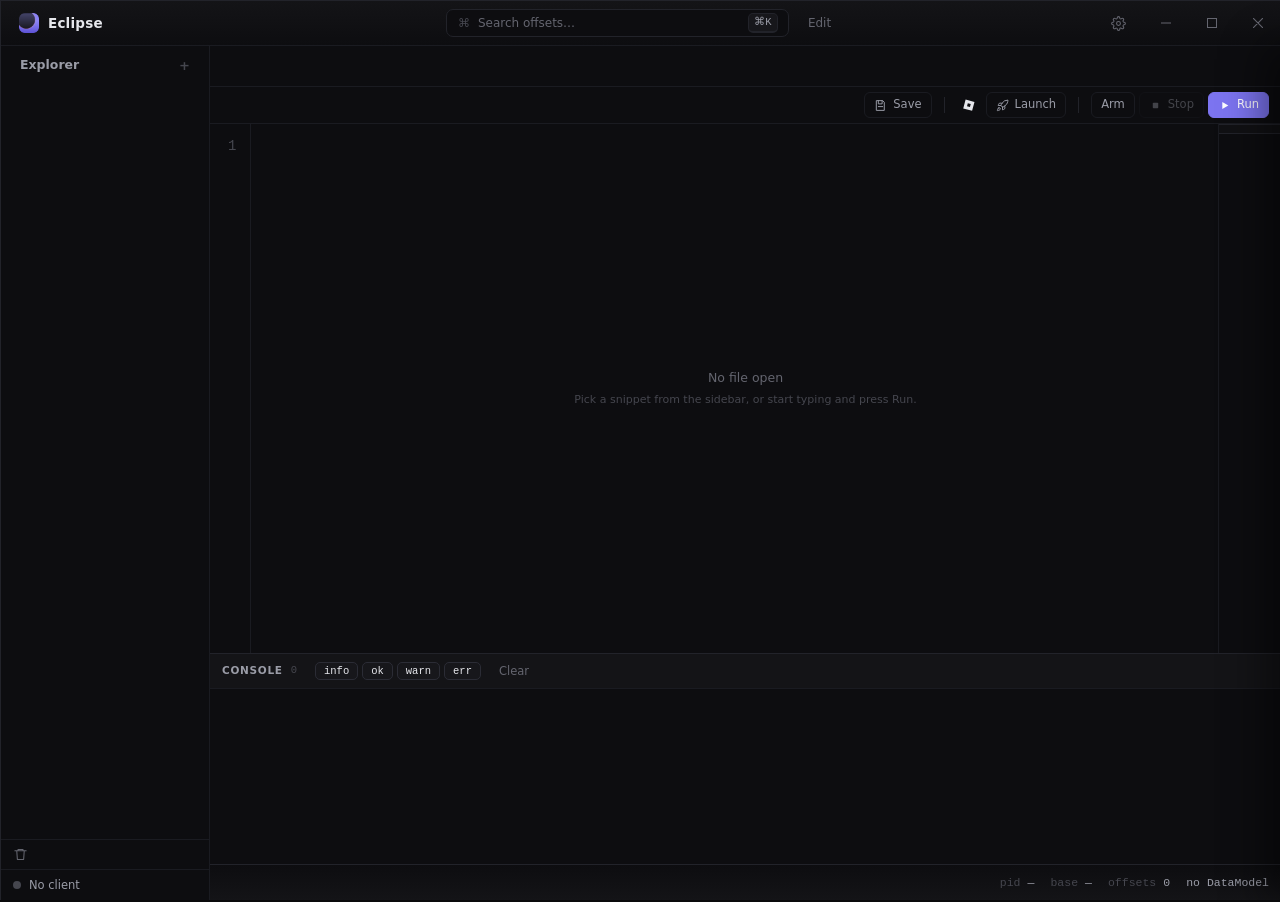
<file: web/index.html>
<!doctype html>
<html lang="en">
<head>
<meta charset="utf-8">
<title>Eclipse</title>
<link rel="stylesheet" href="tokens.css">
<link rel="stylesheet" href="components.css">
<link rel="stylesheet" href="app.css">
</head>
<body class="ground">

<div class="window">

  <div class="titlebar">
    <div class="brand">
      <span class="monogram" aria-hidden="true"></span>
      <span class="wordmark">Eclipse</span>
    </div>
    <!-- Edit sits here rather than beside the wordmark so it lands over the
         EDITOR, which is what it acts on -- next to the brand it was over the
         sidebar, pointing at the one pane it has nothing to do with. -->
    <div class="cmdk-group">
      <!-- GEAR MOVED OUT, to .tb-right. It sat here because .cmdk centres with
           margin:0 auto and a bare sibling would have shoved it off-centre --
           a layout workaround deciding where the least-used control in the app
           lived. .cmdk-group is absolutely centred now, so the sides no longer
           have to balance and each control can sit where it belongs. -->
      <!-- Repurposed from the kit's "run a script" field: this searches the
           offset table, which is the thing you actually look up constantly. -->
      <div class="cmdk" id="cmdk" tabindex="0" role="button">
        <span class="lead">⌘</span>
        <span>Search offsets…</span>
        <span class="kbd">⌘K</span>
      </div>
      <!-- Notepad-style Edit menu. Reuses the sidebar's context-menu component
           rather than being a menu bar of its own. -->
      <button class="menu-btn" id="btnEdit">Edit</button>
    </div>
    <!-- Settings and the window controls. Arm was briefly a state chip here
         and lives in the toolbar beside Run and Stop -- it reads better next to
         the other things you press while a snippet is in front of you, and the
         .armed class on the button plus the DataModel readout already make the
         state legible there. -->
    <div class="tb-right">
      <button class="cmdk-gear" id="btnSettings" title="Settings (Ctrl+,)" aria-label="Settings">
        <svg viewBox="0 0 24 24" fill="none" stroke="currentColor" stroke-width="1.7"
             stroke-linecap="round" stroke-linejoin="round">
          <circle cx="12" cy="12" r="3.1"/>
          <path d="M19.4 15a1.65 1.65 0 0 0 .33 1.82l.06.06a2 2 0 1 1-2.83 2.83l-.06-.06a1.65 1.65 0 0 0-1.82-.33 1.65 1.65 0 0 0-1 1.51V21a2 2 0 1 1-4 0v-.09A1.65 1.65 0 0 0 9 19.4a1.65 1.65 0 0 0-1.82.33l-.06.06a2 2 0 1 1-2.83-2.83l.06-.06A1.65 1.65 0 0 0 4.6 15a1.65 1.65 0 0 0-1.51-1H3a2 2 0 1 1 0-4h.09A1.65 1.65 0 0 0 4.6 9a1.65 1.65 0 0 0-.33-1.82l-.06-.06a2 2 0 1 1 2.83-2.83l.06.06A1.65 1.65 0 0 0 9 4.6a1.65 1.65 0 0 0 1-1.51V3a2 2 0 1 1 4 0v.09a1.65 1.65 0 0 0 1 1.51 1.65 1.65 0 0 0 1.82-.33l.06-.06a2 2 0 1 1 2.83 2.83l-.06.06A1.65 1.65 0 0 0 19.4 9v0a1.65 1.65 0 0 0 1.51 1H21a2 2 0 1 1 0 4h-.09a1.65 1.65 0 0 0-1.51 1z"/>
        </svg>
      </button>
    <!-- Windows-style controls rather than the kit's macOS traffic lights. -->
    <div class="wincontrols">
      <button class="wc" id="winMin" title="Minimize" aria-label="Minimize">
        <svg viewBox="0 0 10 10" fill="none" stroke="currentColor" stroke-width="1"><path d="M0 5h10"/></svg>
      </button>
      <button class="wc" id="winZoom" title="Maximize" aria-label="Maximize">
        <svg viewBox="0 0 10 10" fill="none" stroke="currentColor" stroke-width="1"><rect x="0.5" y="0.5" width="9" height="9"/></svg>
      </button>
      <button class="wc close" id="winClose" title="Close" aria-label="Close">
        <svg viewBox="0 0 10 10" fill="none" stroke="currentColor" stroke-width="1.1" stroke-linecap="round"><path d="M0 0l10 10M10 0L0 10"/></svg>
      </button>
    </div>
    </div>
  </div>

  <div class="body">

    <aside class="sidebar">
      <div class="side-scroll">
        <!-- "Explorer", not "Snippets": the tree below is already labelled
             Snippets by its own root crumb, and the header saying it too was
             the same word twice in 30px of vertical space. This names the
             PANE; the crumb names what is in it. -->
        <div class="side-label">Explorer <span class="add" id="btnNew" title="New snippet">+</span></div>
        <!-- Where you are, when the tree is showing one folder instead of all
             of them. Hidden until it has something to say. -->
        <div class="crumbs" id="crumbs" hidden></div>
        <!-- tabindex so the list can hold keyboard focus: the arrow/F2/Delete
             keys are bound to THIS element, not the document, or they would
             fire while you were typing in the editor. -->
        <div class="scripts" id="snippetList" tabindex="0"></div>
      </div>
      <!-- The kit's identity footer has no backing here (no accounts), so the
           pinned strip carries the attach readout instead. -->
      <!-- Two rows separated by a hairline: the trash above, the attach
           readout below. The trash is a TOOL (you press it) and the readout is
           a READOUT (you read it); on one shared row they competed for the
           same 208px and neither was quick to find. The rule is what says they
           are different kinds of thing.

           No "Recover deleted" label any more. It was there because a bare bin
           reads as "delete" rather than "undo" -- still true, so the wording
           moved into the tooltip renderTrashCount() writes, which names the
           action and the count. The icon plus the number is the whole message
           at a glance, and the label was spending a third of the sidebar to
           repeat the drawing.

           Launch moved to the toolbar beside the Roblox mark. It only ever
           appeared while detached, which made the footer's height change under
           you, and it belongs with the other things you press. -->
      <div class="side-foot">
        <button class="foot-trash" id="btnTrash" title="Restore deleted snippets">
          <svg viewBox="0 0 24 24" fill="none" stroke="currentColor" stroke-width="1.7"
               stroke-linecap="round" stroke-linejoin="round">
            <path d="M3 6h18M8 6V4h8v2M6 6l1 14h10l1-14"/>
          </svg>
          <span class="n" id="trashN"></span>
        </button>

        <div class="foot-id">
          <span class="pulse-dot" id="pulse"></span>
          <div class="who" id="footState">No client</div>
        </div>
      </div>
    </aside>

    <!-- Drag to resize the sidebar. Vertical twin of #consoleGrip; a real
         layout column rather than an overlay on the sidebar's right border. -->
    <div class="vsplit" id="sidebarGrip" title="Drag to resize · double-click to reset"></div>

    <div class="main">

      <div class="tabstrip" id="tabstrip">
        <div class="spacer"></div>
      </div>

      <!-- The action bar, UNDER the tabs, because it acts on the file the tabs
           name. It used to be the bottom bar, a whole editor's height away from
           the code it runs.

           READ IT RIGHT TO LEFT. Run is the rightmost control in the window
           because it is the one pressed most, and the groups step away from it
           in that order: run/stop/arm, then the client, then save. So the
           source order here is the reverse of the reading order. -->
      <div class="toolbar">
        <div class="tb-file" id="tbFile"></div>
        <div class="tb-gap"></div>

        <div class="tb-grp">
          <button class="tbtn" id="btnSave" title="Save  (Ctrl+S)">
            <svg viewBox="0 0 24 24" fill="none" stroke="currentColor" stroke-width="1.8"
                 stroke-linecap="round" stroke-linejoin="round">
              <path d="M5 3h11l3 3v15H5z"/><path d="M8 3v6h7V3"/><path d="M8 14h8"/>
            </svg>
            Save
          </button>
        </div>

        <div class="tb-div"></div>

        <div class="tb-grp">
          <!-- ICON ONLY, and the icon is Roblox's own mark -- a tilted square
               with a square hole, one path with fill-rule="evenodd" so the hole
               is a hole and not a second shape painted over the first. The
               brand names the thing better than the word "Attach" did, and
               which state it is in is already spelled out on the sidebar
               readout, so the button does not have to carry that too. -->
          <button class="tbtn icon attach" id="btnAttach" title="Clients" aria-label="Clients">
            <svg viewBox="0 0 24 24" fill="currentColor">
              <path fill-rule="evenodd"
                    d="M6.2 2.6l15.2 4.1-4.1 15.2-15.2-4.1z
                       M9.97 9.07l5.02 1.35-1.35 5.02-5.02-1.35z"/>
            </svg>
          </button>
          <!-- ALWAYS VISIBLE, attached or not. It used to hide once a client
               was attached, on the reasoning that it had nothing left to do --
               but starting a SECOND client is a real thing to want, and a
               button that vanishes also shifts every control to its left the
               moment the watcher attaches on its own.
               Two icons, one showing at a time: .loading swaps the rocket for
               the spinner. Launching hands a URI to the shell and nothing comes
               back to say it worked, so the spinner is what says the click
               landed -- it stops when a client actually turns up. -->
          <button class="tbtn" id="btnLaunch" title="Start Roblox">
            <svg class="ico-rocket" viewBox="0 0 24 24" fill="none" stroke="currentColor"
                 stroke-width="1.8" stroke-linecap="round" stroke-linejoin="round">
              <path d="M4.5 16.5c-1.5 1.26-2 5-2 5s3.74-.5 5-2c.71-.84.7-2.13-.09-2.91a2.18 2.18 0 0 0-2.91 0z"/>
              <path d="M12 15l-3-3a22 22 0 0 1 2-3.95A12.88 12.88 0 0 1 22 2c0 2.72-.78 7.5-6 11a22.35 22.35 0 0 1-4 2z"/>
              <path d="M9 12H4s.55-3.03 2-4c1.62-1.08 5 0 5 0"/>
              <path d="M12 15v5s3.03-.55 4-2c1.08-1.62 0-5 0-5"/>
            </svg>
            <svg class="ico-spin" viewBox="0 0 24 24" fill="none" stroke="currentColor"
                 stroke-width="2.4" stroke-linecap="round">
              <path d="M12 3a9 9 0 1 0 9 9"/>
            </svg>
            <span class="lbl">Launch</span>
          </button>
        </div>

        <div class="tb-div"></div>

        <div class="tb-grp">
          <button class="tbtn" id="btnArm" title="Writes are logged and never performed. Press to allow them.">Arm</button>
          <!-- Run and Stop are SEPARATE, not one button that changes meaning.
               With several snippets able to run at once, one control cannot
               express both "run this" and "stop which?" -- and a button whose
               label depends on state is the one you misclick. -->
          <button class="tbtn danger" id="btnStop" disabled title="Stop a run">
            <svg viewBox="0 0 24 24" fill="currentColor"><rect x="7" y="7" width="10" height="10" rx="1.5"/></svg>
            <span class="lbl">Stop</span>
          </button>
          <button class="tbtn primary" id="btnRun" title="Run  (F5)">
            <svg viewBox="0 0 24 24" fill="currentColor"><path d="M8 5.5v13l11-6.5z"/></svg>
            <span class="lbl">Run</span>
          </button>
        </div>
      </div>

      <div class="editor-wrap">
        <!-- Find/replace. Floats over the code rather than pushing it down,
             so the line you were looking at does not move when it opens.
             .editor-wrap is already position:relative for the kit's own
             layout, which is what this anchors to. -->
        <div class="findbar" id="findBar" hidden>
          <div class="find-row">
            <svg viewBox="0 0 24 24" fill="none" stroke="currentColor" stroke-width="1.8"
                 stroke-linecap="round"><circle cx="11" cy="11" r="7"/><path d="M20 20l-4.3-4.3"/></svg>
            <input type="text" id="findInput" placeholder="Find" autocomplete="off" spellcheck="false">
            <span class="find-count" id="findCount"></span>
            <button class="find-btn" id="findPrev" title="Previous (Shift+F3)">&#8593;</button>
            <button class="find-btn" id="findNext" title="Next (F3)">&#8595;</button>
            <button class="find-btn find-toggle" id="findCase" title="Match case">Aa</button>
            <button class="find-btn find-toggle" id="findRe" title="Regular expression">.*</button>
            <button class="find-btn" id="findClose" title="Close (Esc)">&#10005;</button>
          </div>
          <div class="find-row find-replace" id="findReplaceRow" hidden>
            <svg viewBox="0 0 24 24" fill="none" stroke="currentColor" stroke-width="1.8"
                 stroke-linecap="round"><path d="M4 10a8 8 0 0 1 13.7-5.7L20 6"/><path d="M20 3v3.5h-3.5"/></svg>
            <input type="text" id="replInput" placeholder="Replace" autocomplete="off" spellcheck="false">
            <button class="find-btn wide" id="replOne">Replace</button>
            <button class="find-btn wide" id="replAll">All</button>
          </div>
        </div>
        <div class="editor">
          <div class="gutter" id="gutter"></div>
          <div class="code-stack">
            <div class="code" id="codeHi"></div>
            <textarea class="code-input" id="codeInput" spellcheck="false"
                      autocomplete="off" autocorrect="off" autocapitalize="off"></textarea>
          </div>
        </div>

        <!-- Shown only when no file is open AND the buffer is empty. Not a
             textarea placeholder: the input sits underneath a syntax-highlight
             layer, so a native placeholder would render behind it. It is
             pointer-events:none, because an empty buffer is still a usable one
             -- pasting code in and pressing Run without ever saving is a
             supported way to work here, and this must not intercept the click
             that focuses the editor. -->
        <div class="editor-empty" id="editorEmpty" hidden>
          <div class="ee-title">No file open</div>
          <div class="ee-sub">Pick a snippet from the sidebar, or start typing and press Run.</div>
        </div>
        <!-- Minimap. A canvas rather than the kit's div-per-line .mline bars:
             those are one DOM node per line rebuilt on every keystroke, which
             is fine at 200 lines and not at 5000. The viewport box is a
             separate div so scrolling moves it without redrawing the map. -->
        <div class="minimap" id="minimap" hidden>
          <canvas id="minimapCanvas"></canvas>
          <div class="mm-view" id="minimapView"></div>
        </div>
      </div>

      <!-- Drag to resize the console. A real layout row rather than an overlay
           on the console's top border: the head below is click-to-collapse, and
           a grip floating over it would steal clicks from the top of it. -->
      <div class="hsplit" id="consoleGrip" title="Drag to resize · double-click to reset"></div>
      <div class="console" id="console">
        <div class="console-head" id="consoleHead">
          <div class="console-title">Console <span class="n" id="logCount">0</span></div>
          <div class="filters">
            <button class="chip on" data-lvl="info">info</button>
            <button class="chip on" data-lvl="ok">ok</button>
            <button class="chip on" data-lvl="warn">warn</button>
            <button class="chip on" data-lvl="err">err</button>
          </div>
          <button class="link-btn" id="btnClear">Clear</button>
        </div>
        <div class="log" id="log"></div>
      </div>

      <!-- Purely a readout now -- every button moved to the toolbar -- and 36px
           to match the toolbar, so the editor sits between two bars of the same
           weight. See app.css for the three heights this went through. -->
      <div class="bottombar">
        <div class="status-cluster">
          <div class="stat s-pid"><span class="k">pid</span><span class="v" id="stPid">—</span></div>
          <div class="stat s-base"><span class="k">base</span><span class="v" id="stBase">—</span></div>
          <div class="stat s-off"><span class="k">offsets</span><span class="v" id="stOff">0</span></div>
          <div class="attached" id="stDm">no DataModel</div>
        </div>
      </div>

    </div>
  </div>

  <!-- Resize grips. The window has no non-client frame, and WebView2 covers
       every client pixel with its own child window, so Windows never gets to
       hit-test the edges. These strips take the drag and hand it to the host,
       exactly as the titlebar does for moving. -->
  <div class="resizers" id="resizers">
    <div data-edge="TL"></div> <div data-edge="T"></div> <div data-edge="TR"></div>
  </div>

  <div class="ctx" id="ctxMenu" role="menu"></div>

  <!-- Rename / new-name prompt. Reuses the palette shell so it needs no new
       chrome; the placeholder carries the question. #promptNote carries
       validation ("already exists") inline -- the log is behind the scrim and
       blurred while this is open, so a message posted there is unreadable at
       exactly the moment it matters. -->
  <div class="palette-overlay prompt-overlay" id="promptOverlay">
    <div class="palette" style="width:420px">
      <div class="palette-input">
        <svg viewBox="0 0 24 24" fill="none" stroke="currentColor" stroke-width="1.8" stroke-linecap="round" stroke-linejoin="round"><path d="M12 20h9"/><path d="M16.5 3.5a2.1 2.1 0 0 1 3 3L7 19l-4 1 1-4Z"/></svg>
        <input type="text" id="promptInput" autocomplete="off" spellcheck="false">
        <span class="kbd">⏎</span>
      </div>
      <div class="prompt-note" id="promptNote" hidden></div>
    </div>
  </div>

  <!-- Settings. Its own overlay rather than the .palette shell: that one is
       540px and top-anchored for a growing result list, and this is a fixed
       two-pane layout that wants the height. Rows are built by app.js from
       the SETTINGS table -- there is no markup per setting. -->
  <!-- Export picker. Its own small dialog rather than three checkboxes wedged
       into the settings footer: the counts are the useful part and they need
       room to be read. -->
  <!-- Trash. Deleting moves a snippet to snippets\.trash rather than unlinking
       it, which is only actually a safety net if there is a way back. -->
  <!-- The run/stop chooser. Same shell as the trash and export dialogs, and
       centred like them, so a decision about runs looks like every other
       decision in the app rather than a menu hanging off a button. -->
  <div class="palette-overlay export-overlay" id="runOverlay">
    <div class="palette export-box" role="dialog" aria-label="Runs">
      <div class="palette-input"><span class="set-title" id="runDlgTitle"></span></div>
      <div class="export-listhead">
        <span id="runDlgSub"></span>
        <button class="link-btn" id="runDlgAll" hidden>Select all</button>
      </div>
      <div class="export-list" id="runDlgList"></div>
      <div class="settings-foot" id="runDlgFoot"></div>
    </div>
  </div>

  <div class="palette-overlay export-overlay" id="trashOverlay">
    <div class="palette export-box" role="dialog" aria-label="Trash">
      <div class="palette-input"><span class="set-title">Trash</span></div>
      <div class="export-listhead">
        <span id="trashCount"></span>
        <button class="link-btn danger" id="trashEmpty">Empty trash</button>
      </div>
      <div class="export-list" id="trashList"></div>
      <div class="settings-foot">
        <span class="export-hint" id="trashHint"></span>
        <button class="btn" id="trashClose">Close</button>
      </div>
    </div>
  </div>

  <div class="palette-overlay export-overlay" id="exportOverlay">
    <div class="palette export-box" role="dialog" aria-label="Export bundle">
      <div class="palette-input"><span class="set-title">Export bundle</span></div>
      <div class="export-body">
        <label class="export-row">
          <input type="checkbox" id="expSettings" checked>
          <span class="export-name">Settings</span>
          <span class="export-note" id="expSettingsN"></span>
        </label>
        <label class="export-row">
          <input type="checkbox" id="expOffsets" checked>
          <span class="export-name">Offsets conf</span>
          <span class="export-note" id="expOffsetsN"></span>
        </label>
      </div>
      <div class="export-listhead">
        <span>Snippets</span>
        <button class="link-btn" id="expAll">all</button>
        <button class="link-btn" id="expNone">none</button>
      </div>
      <!-- Built by app.js from the same tree the sidebar shows, so a project
           reads as a project here too. -->
      <div class="export-list" id="expList"></div>
      <div class="settings-foot">
        <span class="export-hint" id="expSummary"></span>
        <button class="btn" id="expCancel">Cancel</button>
        <button class="btn btn-primary" id="expGo">Export…</button>
      </div>
    </div>
  </div>

  <div class="palette-overlay settings-overlay" id="settingsOverlay">
    <div class="palette settings-box" role="dialog" aria-label="Settings">
      <!-- .palette-input is the kit's search row: it already lays out the
           icon, the field and a trailing control, so this needs no styling
           of its own. -->
      <div class="palette-input">
        <svg viewBox="0 0 24 24" fill="none" stroke="currentColor" stroke-width="1.8"
             stroke-linecap="round"><circle cx="11" cy="11" r="7"/><path d="M20 20l-4.3-4.3"/></svg>
        <input type="text" id="setSearch" autocomplete="off" spellcheck="false"
               placeholder="Search settings">
        <button class="icon-btn" id="setClose" title="Close" aria-label="Close">
          <svg viewBox="0 0 24 24" fill="none" stroke="currentColor" stroke-width="1.8"
               stroke-linecap="round"><path d="M6 6l12 12M18 6L6 18"/></svg>
        </button>
      </div>
      <div class="settings-body">
        <!-- The kit's .nav, same component the sidebar's primary nav uses. -->
        <div class="settings-cats nav" id="setCats"></div>
        <div class="settings-list" id="setList"></div>
      </div>
      <div class="settings-foot">
        <span id="setCount"></span>
        <button class="btn" id="setImport">Import…</button>
        <button class="btn" id="setExport">Export…</button>
        <button class="btn" id="setReset">Reset all</button>
      </div>
    </div>
  </div>

  <div class="palette-overlay" id="paletteOverlay">
    <div class="palette">
      <!-- .palette-input is the CONTAINER; the field goes inside it, which is
           what makes `.palette-input input { background: transparent }` apply. -->
      <div class="palette-input">
        <svg viewBox="0 0 24 24" fill="none" stroke="currentColor" stroke-width="1.8" stroke-linecap="round"><circle cx="11" cy="11" r="7"/><path d="m21 21-4.3-4.3"/></svg>
        <input type="text" id="paletteInput" placeholder="Search offsets…" autocomplete="off" spellcheck="false">
        <span class="kbd">esc</span>
      </div>
      <div class="palette-list" id="paletteList"></div>
    </div>
  </div>

  <!-- The clients panel. Opened by the toolbar's Roblox mark, and still opened
       by the host (OPEN_PICKER:) when an attach finds several clients and needs
       one picked.

       A SLIDE-IN, not the centred modal it replaces. Picking a client is not a
       decision about the document, so it does not deserve the middle of the
       screen; and unlike the modal this is a place you go on purpose to SEE
       what is attached, which a dialog that only appeared on ambiguity could
       never be. The old .cand-* markup is gone with it.

       Absolutely positioned inside .window, so the scrim blurs the app and
       stops short of the window's own rounded frame. -->
  <div class="att-scrim" id="attScrim"></div>
  <aside class="att-panel" id="attPanel" role="dialog" aria-label="Clients">
    <div class="att-head">
      <span class="att-title">Clients</span>
      <!-- Refreshing is one process walk and ~100ms; the panel asks on every
           open, so this is only for watching a client finish loading. -->
      <button class="att-x" id="attRefresh" title="Refresh" aria-label="Refresh">
        <svg viewBox="0 0 24 24" fill="none" stroke="currentColor" stroke-width="1.9"
             stroke-linecap="round" stroke-linejoin="round">
          <path d="M4 10a8 8 0 0 1 13.7-5.7L20 6"/><path d="M20 3v3.5h-3.5"/>
          <path d="M20 14a8 8 0 0 1-13.7 5.7L4 18"/><path d="M4 21v-3.5h3.5"/>
        </svg>
      </button>
      <button class="att-x" id="attClose" title="Close" aria-label="Close">
        <svg viewBox="0 0 24 24" fill="none" stroke="currentColor" stroke-width="1.9"
             stroke-linecap="round"><path d="M6 6l12 12M18 6L6 18"/></svg>
      </button>
    </div>
    <div class="att-list" id="attList"></div>
    <div class="att-foot">
      <span class="grow" id="attCount"></span>
      <button class="att-act" id="attLaunch" title="Start Roblox">
        <svg class="ico-rocket" viewBox="0 0 24 24" fill="none" stroke="currentColor"
             stroke-width="1.8" stroke-linecap="round" stroke-linejoin="round">
          <path d="M4.5 16.5c-1.5 1.26-2 5-2 5s3.74-.5 5-2c.71-.84.7-2.13-.09-2.91a2.18 2.18 0 0 0-2.91 0z"/>
          <path d="M12 15l-3-3a22 22 0 0 1 2-3.95A12.88 12.88 0 0 1 22 2c0 2.72-.78 7.5-6 11a22.35 22.35 0 0 1-4 2z"/>
          <path d="M9 12H4s.55-3.03 2-4c1.62-1.08 5 0 5 0"/>
          <path d="M12 15v5s3.03-.55 4-2c1.08-1.62 0-5 0-5"/>
        </svg>
        <svg class="ico-spin" viewBox="0 0 24 24" fill="none" stroke="currentColor"
             stroke-width="2.4" stroke-linecap="round">
          <path d="M12 3a9 9 0 1 0 9 9"/>
        </svg>
        <span class="lbl">Launch Roblox</span>
      </button>
    </div>
  </aside>

</div>

<script src="app.js"></script>
</body>
</html>
</file>
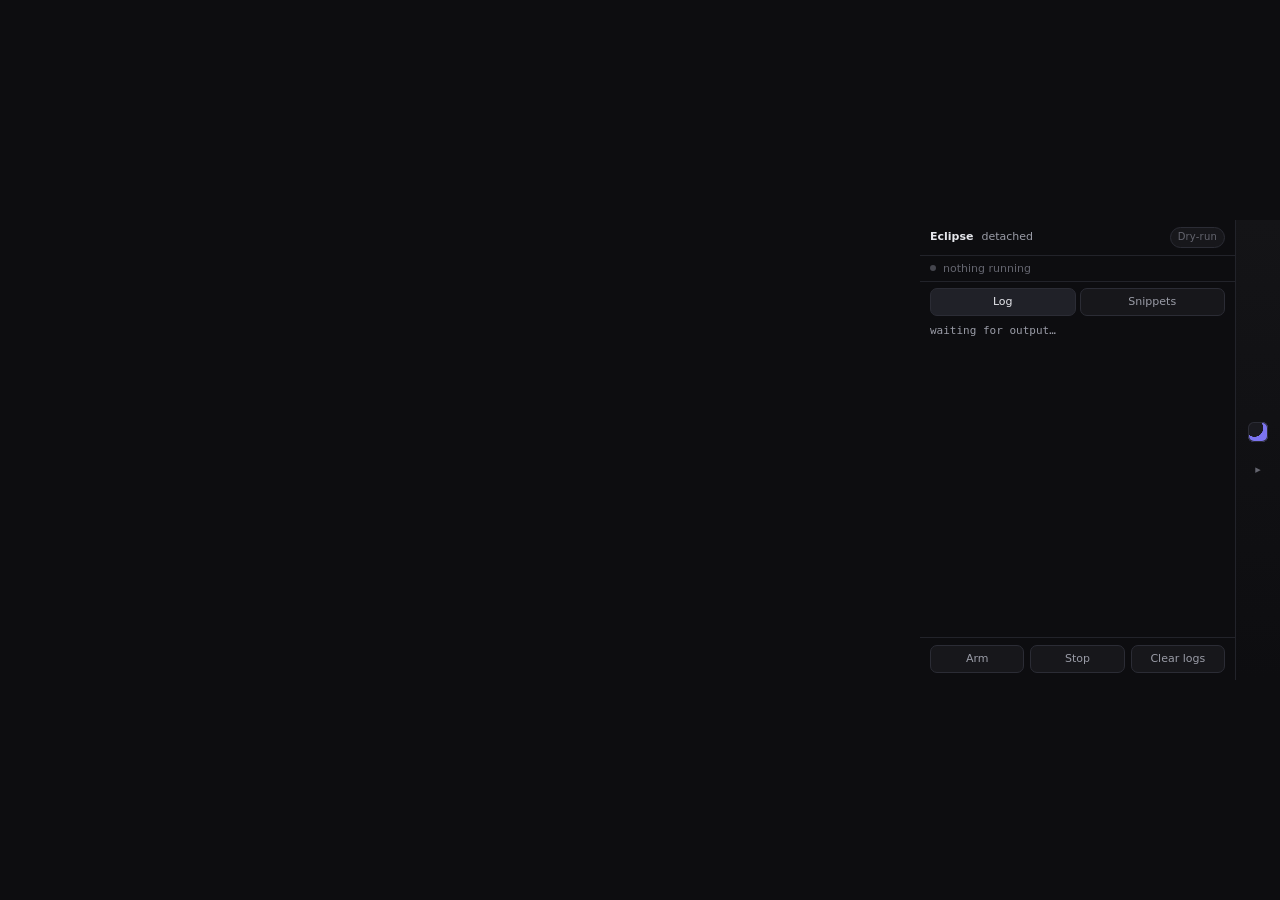
<file: web/hud.html>
<!doctype html>
<html lang="en">
<head>
<meta charset="utf-8">
<title>Eclipse HUD</title>
<script>
  /* ?c=1 is the host saying this page is COMPOSITION-hosted: the window has
     per-pixel alpha, so the page draws its own shape (transparent background,
     anti-aliased CSS corners, the fold animation) and posts messages through
     chrome.webview. Absent under the windowed fallback, where a 1-bit window
     region draws the shape and the page must stay opaque. A query flag rather
     than an injected script because it cannot race document scripts. */
  if (location.search.indexOf("c=1") >= 0)
    document.documentElement.className = "composited";
</script>
<!-- The kit, so the panel is the same object as the app rather than a lookalike.
     A file:// page, so a plain relative link works. -->
<link rel="stylesheet" href="tokens.css">
<!-- The kit's components too, so the snippet list IS the sidebar's rows
     (.script-row / .script-ico / .group-ico) rather than a lookalike of
     them. app.css is deliberately NOT linked: it lays out the console's
     whole window. The handful of group-head rules that live there are
     mirrored below. -->
<link rel="stylesheet" href="components.css">
<style>
  /* Game-SHAPED, Eclipse-styled: corner-anchored, compact, quiet until looked
     at. Deliberately not imitating Roblox's own chrome -- you should never have
     to wonder whether you are looking at the game or at the tool. */
  html, body {
    margin: 0; height: 100%; overflow: hidden;
    /* The page is wider and taller than the window while collapsed; this is
       what clips the overhang instead of scrolling to it. */
    position: relative;
    /* OPAQUE, and the window is rounded by DWM rather than by border-radius
       here. A transparent page lets WebView2's own white background through
       wherever CSS rounded a corner. */
    background: var(--bg-1);
    color: var(--fg);
    font: 12px/1.45 "Segoe UI", system-ui, sans-serif;
    user-select: none; -webkit-user-select: none;
    cursor: default;
  }
  /* FIXED SIZE, ANCHORED RIGHT AND CENTRED. The window never resizes -- both
     hosting modes keep it at 360x460 forever -- so nothing here ever needs a
     relayout: collapsing only changes what is visible (the region in the
     fallback, CSS shapes when composited). The fixed pixel size also pins the
     badge to the exact rectangle the host's hit region and region math use,
     which percentages would not survive on a scaled monitor. */
  #root {
    position: absolute; right: 0; top: 50%; margin-top: -230px;
    width: 360px; height: 460px;
    display: flex;
  }
  /* The two wrappers exist for the composited open/close (see the bottom of
     this sheet). In the windowed fallback they generate no boxes at all, so
     #panel and #tab stay direct flex items of #root, exactly as before. */
  #shape, #inner { display: contents; }

  /* The tab, which IS the badge when collapsed. Last in the row, so it holds
     the window's right edge -- the edge both window sizes share. Collapsing
     shrinks the window to 44 x 66 around it, so it does not move, does not
     cross-fade into anything, and cannot drift out of step with a second
     element pretending to be it. */
  #tab {
    flex: 0 0 44px;
    /* Base rules serve the windowed fallback, where the badge's corners are
       drawn by the 1-bit REGION: keep the fill flat to its edges. When
       composited, the rules at the bottom reshape this element into the
       badge itself. */
    display: flex; flex-direction: column;
    align-items: center; justify-content: center; gap: 7px;
    background: linear-gradient(180deg, var(--bg-2), var(--bg-1));
    border-left: 1px solid var(--line);
    cursor: pointer;
    transition: background var(--t-fast) var(--ease);
  }
  #tab:hover { background: linear-gradient(180deg, var(--bg-3), var(--bg-2)); }
  .monogram {
    width: 20px; height: 20px; border-radius: 6px;
    background: radial-gradient(circle at 32% 30%, #1a1a20 0 44%, var(--accent) 46%);
    box-shadow: inset 0 0 0 1px var(--line-strong);
  }
  /* A running snippet shows on the tab too, so a collapsed panel still says
     that something is going. */
  #tabdot {
    width: 6px; height: 6px; border-radius: 50%;
    background: var(--accent); opacity: 0; transition: opacity .15s;
  }
  #tabdot.on { opacity: 1; }
  #chev { color: var(--fg-dim); font-size: 11px; }

  #panel {
    flex: 1; min-width: 0; display: flex; flex-direction: column;
    background: var(--bg-1);
    /* The animation lives entirely here. The WINDOW never resizes -- it is
       clipped to the badge by a region instead -- so this is a plain
       compositor transform rather than a per-frame relayout, and it runs
       smoothly for free. Sliding toward the badge and fading is what makes it
       read as folding into it rather than merely disappearing. */
    transform-origin: right center;
    /* Fallback only (composited overrides this off): the host learns the end
       of the close from transitionend on the OPACITY in this mode. */
    transition: opacity .2s var(--ease), transform .2s var(--ease);
  }
  /* The motion lives HERE, and only here. The window cannot animate its own
     size without WebView2 relayouting a frame behind it, so all movement is
     the page's -- which the compositor runs on its own clock, at whatever the
     display does, for free. Sliding toward the badge and shrinking slightly is
     what makes it read as folding into it rather than blinking out. */
  #panel.hidden {
    opacity: 0;
    transform: translateX(28px) scaleX(.88);
    pointer-events: none;
  }


  header {
    display: flex; align-items: center; gap: 8px;
    padding: 7px 10px; border-bottom: 1px solid var(--line);
    color: var(--fg-mut); font-size: 11px;
  }
  header .name { color: var(--fg); font-weight: 600; }
  /* The place sits quieter than the account and gives up its space first:
     a long game title must not push the arm pill off the row. */
  #place { color: var(--fg-faint); min-width: 0;
           overflow: hidden; text-overflow: ellipsis; white-space: nowrap; }
  /* Health. Colour carries the reading, so it is legible at a glance
     without parsing the number -- and it sits left of the arm pill, which
     keeps its margin-left:auto and so stays pinned right. */
  .hp {
    display: flex; align-items: center; flex: none;
    font-variant-numeric: tabular-nums;
    font-size: 12px; color: var(--ok);
  }
  /* A DRAWN dot rather than a "·" glyph. Where that character sits on the line
     is the font's business -- in Segoe UI it rides low and small beside 12px
     text, which reads as misaligned rather than as a separator. A circle is
     centred by the flex row and looks the same everywhere.
     It belongs to the health, so it disappears with it: a stranded dot after
     the name would look like something failed to load. */
  .hp::before {
    content: ""; flex: none;
    width: 3px; height: 3px; border-radius: 50%;
    background: var(--fg-dim);
    margin: 0 7px 0 3px;
  }
  .hp.warn { color: var(--warn); }
  .hp.err  { color: var(--err); }
  /* BEATS THE display:flex ABOVE. The hidden attribute works through the UA
     sheet's [hidden]{display:none}, which ANY author display rule overrides --
     so el.hidden = true set the attribute and changed nothing, and the chip sat
     there showing the health of the game you had just left. The host was right
     the whole time: it logged ok=0 within 250ms of leaving, twice, while the
     panel kept rendering the last number. Same trap as .view[hidden] below and
     .crumbs[hidden] in app.css. */
  .hp[hidden] { display: none; }
  /* flex:none + nowrap are what actually implement the "#place gives up its
     space first" rule above. Without them flex shrinks EVERY shrinkable item
     in proportion to its base size, so a long game title squeezed the pill
     too -- and with no nowrap "dry-run" wrapped to two lines inside a 999px
     radius and rendered as a circle. min-width:0 on #place only makes the
     place WILLING to shrink; it does not make the pill refuse to. */
  .pill {
    flex: none; white-space: nowrap;
    margin-left: auto; padding: 2px 7px; border-radius: 999px;
    border: 1px solid var(--line-strong); background: var(--bg-3);
    /* font BEFORE font-size: it is a <button> now, so the shorthand is what
       drops the UA's own family and size, and it would wipe the size if it
       came after. */
    font: inherit;
    color: var(--fg-dim); font-size: 10px; letter-spacing: .02em;
    cursor: pointer;
    transition: border-color .12s ease, background .12s ease, color .12s ease;
  }
  .pill:hover { border-color: var(--fg-dim); color: var(--fg); }
  .pill.armed { background: var(--accent-soft); border-color: var(--accent-line); color: var(--accent); }
  .pill.armed:hover { border-color: var(--accent); }

  /* The run/stop question, when a click would start a SECOND snippet. Same
     three answers the console's dialog gives, in the panel's own idiom: it is
     click-only (no keyboard reaches this window), so every answer is a button
     and Cancel is one of them rather than an Escape nobody can press. */
  #ask {
    position: absolute; inset: 0; z-index: 60;
    display: none; flex-direction: column; justify-content: center;
    padding: 0 14px; gap: 8px;
    background: rgba(8,9,12,0.82); backdrop-filter: blur(2px);
  }
  #ask.on { display: flex; }
  #ask .q { color: var(--fg); font-size: 12px; }
  #ask .who { color: var(--fg-faint); font-size: 11px; margin-top: -4px; }
  #ask .btns { display: flex; gap: 6px; flex-wrap: wrap; }
  #ask button { flex: 1 1 auto; }

  /* A live row in the tree. The panel lists what you can run, so with several
     running at once it has to say WHICH -- the summary line above can only fit
     one name. Colour on the icon rather than the row background: the row's
     background is already the hover/press affordance and two meanings on one
     property is how you stop being able to read either. */
  .script-row.running .script-ico,
  .group-head.running .group-ico { color: var(--accent); }
  .script-row.running .script-name,
  .group-head.running .group-name { color: var(--fg); }
  /* Asked to stop and not yet gone. Amber, and never mistaken for running. */
  .script-row.stopping .script-ico,
  .group-head.stopping .group-ico { color: #d9a441; }

  /* What is running. Its own row: the header is already carrying pid and arm
     state, and a third thing in there turns a glance into reading. */
  #runrow {
    display: flex; align-items: center; gap: 7px;
    padding: 5px 10px; border-bottom: 1px solid var(--line);
    color: var(--fg-dim); font-size: 11px;
  }
  #runrow .dot {
    width: 6px; height: 6px; border-radius: 50%; background: var(--fg-faint);
    flex: 0 0 auto;
  }
  #runrow.on .dot { background: var(--accent); }
  /* Building is its own state: compiling a project is seconds long, and a
     dot that already says "running" through it is claiming something that
     has not happened. Amber for work in progress, accent once the snippet
     is actually executing -- the same two-colour reading as the arm pill.
     .building wins over .on because a run is both while it compiles. */
  #runrow.building .dot,
  #tabdot.building { background: var(--warn); }
  #runrow.on #runname { color: var(--fg); }
  #runname { overflow: hidden; text-overflow: ellipsis; white-space: nowrap; }

  .views { display: flex; gap: 4px; padding: 6px 10px 0; }
  .views button { flex: 1; font-size: 11px; }
  .view { flex: 1; overflow-y: auto; padding: 6px 10px; min-height: 0; }
  .view[hidden] { display: none; }

  #log { font-family: Consolas, "Cascadia Mono", monospace; font-size: 11px; }
  #log div { padding: 1px 0; white-space: pre-wrap; word-break: break-word; color: var(--info); }
  #log div.ok   { color: var(--ok-msg); }
  #log div.warn { color: var(--warn-msg); }
  #log div.err  { color: var(--err-msg); }
  ::-webkit-scrollbar { width: 8px; }
  ::-webkit-scrollbar-thumb { background: var(--line-strong); border-radius: 4px; }
  ::-webkit-scrollbar-track { background: transparent; }

  /* Mirrored from app.css, which is not linked here. Same rules, so a change
     to the sidebar's group header should be made in both. */
  .group-head {
    display: flex; align-items: center; gap: var(--sp-2);
    padding: var(--sp-2) var(--sp-3);
    cursor: pointer; color: var(--fg-dim);
    font-size: var(--fs-sm); letter-spacing: .02em; text-transform: uppercase;
    user-select: none;
  }
  /* A GROUP HEADING HERE IS A LABEL, not a control. The panel only runs
     things; there is nothing to fold away and no second click to spend. The
     caret stays pointing down as a static mark that files below belong to it,
     and the row takes no hover or pointer, so it never looks pressable. */
  .group-head { cursor: default; }
  .group-caret {
    display: grid; place-items: center; width: 18px; height: 18px; flex: none;
    transform: rotate(90deg);                 /* down, and it stays there */
  }
  .group-caret svg { width: 12px; height: 12px; }
  .group-name { flex: 1 1 auto; min-width: 0;
                overflow: hidden; text-overflow: ellipsis; white-space: nowrap; }

  /* A project IS runnable, so unlike a group it reacts: accent name, hover
     fill, and the same triangle the sidebar uses. */
  .group-head.is-project { cursor: pointer; }
  .group-head.is-project .group-name { color: var(--accent); }
  .group-head.is-project:hover { background: var(--bg-hover); }

  /* The run triangle. Fades in on hover rather than appearing, and holds its
     space either way so nothing shifts sideways as it arrives. */
  .run-ico {
    margin-left: auto; flex: none;
    width: 20px; height: 18px; display: grid; place-items: center;
    border-radius: var(--r-sm);
    color: var(--accent); font-size: 9px;
    opacity: 0; transition: opacity var(--t-fast) var(--ease);
  }
  .script-row:hover .run-ico,
  .group-head.is-project:hover .run-ico { opacity: 1; }

  /* The panel is narrower than the sidebar, so the rows breathe a little less. */
  #snips .script-row { padding: 4px 7px; }
  #snips .script-ico { width: 20px; height: 20px; flex: 0 0 20px; }
  #empty { color: var(--fg-faint); padding: 8px 0; }

  footer { display: flex; gap: 6px; padding: 7px 10px; border-top: 1px solid var(--line); }
  button {
    flex: 1; padding: 5px 8px; border-radius: 7px; cursor: pointer;
    border: 1px solid var(--line-strong); background: var(--bg-3);
    color: var(--fg-mut); font: inherit; font-size: 11px;
  }
  button:hover { background: var(--bg-hover); color: var(--fg); }
  button.on  { background: var(--accent); border-color: var(--accent); color: var(--on-accent); }
  /* Running: the SAME signal the app's Stop carries (.btn.armed there) --
     red outline on transparent, using the kit's reserved --err. Not the
     accent .on above: that means "armed" on the button beside it, and two
     different meanings sharing one colour in one footer reads as a bug. */
  button.running { color: var(--err); border-color: var(--err); background: transparent; }
  button.running:hover { background: rgba(224,90,90,.14); color: var(--err); }
  button.sel { background: var(--bg-active); color: var(--fg); }

  /* ---- composition-hosted shaping (html.composited, set from ?c=1) --------
     The window has per-pixel alpha here, so the page owns its silhouette:
     everything not painted below IS the game.

     ONE BOX MOVES AND NOTHING FADES. The first version animated three things
     on their own timelines -- an inset ring on #root (full panel geometry
     from frame one, only its alpha ramping), the panel's opacity (a
     translucent ghost with the game showing through it), and a separate tab
     morph -- and mid-open you saw a full-size translucent outline filling in,
     three objects instead of one. Recorded so opacity is not re-reached for:
     over a transparent window, fading a box means showing its whole rectangle
     at partial strength, which is exactly the artifact.

     What ships instead: #shape is the ONLY thing that animates -- one
     rounded, rimmed, clipping box whose width/height run from badge (44x66)
     to panel (360x460). Its border is drawn at its true edge every frame, and
     the contents sit in #inner, a fixed 360x460 frame pinned so it never
     moves in PAGE coordinates (right-anchored; top:50% of the shape minus a
     constant, and the shape stays vertically centred, so the sum is
     constant). The edge therefore sweeps across stationary, fully opaque
     content: border, background and contents arrive together, emerging from
     the badge.

     Two constraints carried over. The host's window region is demoted to the
     collapsed HIT rectangle -- 44x66, right edge, vertically centred -- and
     DWM clips composited pixels to it 1-bit, so the collapsed shape must
     paint strictly inside that rectangle (its rounded corners leave the
     rect's corners transparent, which is what makes them anti-aliased). And
     the close is reported to the host from transitionend on #shape's WIDTH,
     so width and height share the one .2s clock. */
  html.composited, html.composited body { background: transparent; }
  /* The overlay window covers the CLIENT now, not just the panel, so the 12px
     inset the host's placement used to provide moves into the page. Same
     screen rectangle as ever: right edge 12 inside the game's, vertically
     centred. */
  html.composited #root { right: 12px; }

  /* A docked snippet panel: an iframe with its own origin, anchored to a
     corner by plain CSS so game-window moves and resizes cost nothing. No
     chrome of any kind -- the snippet's page owns every pixel, exactly as its
     old dedicated window did, including transparency down to the game. */
  .dockpanel { position: absolute; overflow: hidden; z-index: 1; }
  .dockpanel iframe {
    width: 100%; height: 100%; border: 0; display: block;
    background: transparent;
  }
  /* The panel's badge<->360x460 grow, exactly as signed off. App mode does
     NOT run through this element any more -- it lives on #appstage below --
     so these sizes are constants again and the panel animation cannot be
     perturbed by anything the app does. */
  html.composited #shape {
    display: block;
    position: absolute; right: 0;
    top: 50%; transform: translateY(-50%);   /* %% of CURRENT height: stays
                                                centred every frame of the
                                                height transition */
    width: 360px; height: 460px;
    border-radius: 14px;                     /* the 14 the fallback region uses */
    overflow: hidden;                        /* the clip that reveals #inner */
    background: var(--bg-1);
    box-shadow: inset 0 0 0 1px var(--line-strong);
    transition: width .2s var(--ease), height .2s var(--ease);
  }
  html.composited #root.collapsed #shape { width: 44px; height: 66px; }
  /* COLLAPSED, THE BADGE PAINTS ITS OWN ROUNDING. The squared-badge bug
     (user report 2026-08-21): while #fly's height transition restructures
     the compositor's layer tree, Chromium sometimes drops #shape's rounded
     overflow clip, and #tab's square gradient then filled the corners --
     the badge went hard-edged while #fly, whose rounding is self-painted,
     kept its radius. Measured: 28/120 stress samples square, WS_EX_LAYERED
     clear in every one, so it is the page, not the host or the region. The
     fix is structural, not a compositor hint: the gradient moves onto
     #shape itself (a background follows border-radius with no clip
     involved) and #tab goes paintless while collapsed, so a dropped clip
     has nothing square left to reveal. #tab keeps its layout (border-left
     goes transparent, not zero, so nothing shifts); #shape's inset ring
     already draws the same 1px edge line. Re-measured after: 0/120. */
  html.composited #root.collapsed #shape {
    background: linear-gradient(180deg, var(--bg-2), var(--bg-1));
  }
  html.composited #root.collapsed #shape:hover {
    background: linear-gradient(180deg, var(--bg-3), var(--bg-2));
  }
  html.composited #root.collapsed #tab {
    background: none;
    border-left-color: transparent;
  }
  html.composited #inner {
    display: flex;
    position: absolute; right: 0;
    /* -230 = -460/2, so shape_top + shape_h/2 stays constant and the content
       never moves in page coords while the edge sweeps. */
    top: 50%; margin-top: -230px;
    width: 360px; height: 460px;
  }

  /* ---- app mode: the travel box, and ONLY the travel box ------------------
     The app is the console's REAL WINDOW now (re-architected 2026-08-22, see
     docs/overlay-plan.md) -- this page's whole part is #apptrav, a
     content-free box (background, rim, radius) that runs home-badge -> the
     window's rect on open and back on close, choreographed with the host so
     the box always covers the swap (the window shows before the box drops,
     hides only after the box is up). Content-free is the point twice over:
     an empty leaf's box animates without relayouting anything else, and the
     empty-box -> real-content pop happens under a fully composed window, not
     mid-travel. The badge has a FIXED HOME on #root and is untouched by any
     of this; the app's remembered position is the HOST's fact now.

     No opacity anywhere, same as ever: the box is opaque and its outline is
     hard against the game every frame. */
  html.composited #appstage {
    position: absolute; inset: 0; display: none;
    /* Above the dock. The dock panel is appended to <body> AFTER this
       element, and positioned boxes without a z-index paint in tree order --
       so the dock drew over the travel box for the whole open animation
       (screenshot, 2026-09-04). The box is the app's stand-in and the app
       is above the dock, so the box must be too. */
    z-index: 2;
    /* The stage spans the WHOLE client, because the box travels anywhere in
       it -- which means it also lies over the home badge. With the stage
       taking clicks, every click on the badge landed on its empty area
       instead of on #tab, and since the badge is the app's CLOSE control
       there was then no way to close the app at all. The stage is
       scaffolding; only the box that actually draws takes input. */
    pointer-events: none;
  }
  html.composited #appstage.on { display: block; }
  #apptrav {
    pointer-events: auto;
    /* The box is the badge growing, and on open it sits ON the badge under
       the pointer -- without this the browser reported the default arrow for
       the start of every open (hand -> arrow -> hand at the user's eyes,
       probe-confirmed via the cursor HANDLE; visibility sampling alone never
       saw it). Only ever displayed over our solid pieces: everywhere else the
       overlay is click-through and the game's queue owns the cursor. */
    cursor: pointer;
    position: absolute;
    background: var(--bg-1);
    border-radius: 14px;
    box-shadow: inset 0 0 0 1px var(--line-strong);
    transition: left .2s var(--ease), top .2s var(--ease),
                width .2s var(--ease), height .2s var(--ease);
  }
  /* Placement writes that must not animate (start-of-travel positioning) go
     under this class, with a forced reflow before it comes off. */
  #appstage.noanim #apptrav { transition: none; }
  /* No fade: the shape's edge does all the revealing, and a half-opaque
     panel over a transparent window is the ghost this section exists to
     avoid. pointer-events comes from the base .hidden rule and stays. */
  html.composited #panel,
  html.composited #panel.hidden { opacity: 1; transform: none; transition: none; }

  /* ---- the badge-target flyout (right-click the badge while collapsed) ----
     ONE icon button that pops out BELOW the badge and shows the target a
     click on it would switch the badge TO: panel selected -> the app glyph,
     app selected -> the panel glyph. The icon on screen IS the alternative,
     so no current-target highlight is needed.

     Same visual language as everything else here: a box GROWS -- height from
     0 with the badge-side edge fixed, contents in a fixed-size inner frame
     anchored to that same edge so the moving edge sweeps across stationary
     pixels -- and nothing fades (over a transparent window a fade shows the
     whole rectangle at partial strength; recorded dead end). Detached by a
     6px gap rather than flush: the badge's bottom edge is only straight for
     16 of its 44px (14px corner radii), so any flush seam would show
     transparent notches. Position is written by flyPlace() from the same
     numbers flyRect() reports -- one source, so region and pixels cannot
     drift. On a client too short to fit it below, it flips ABOVE (.up):
     bottom-anchored so the growth runs upward out of the badge, the inner
     frame bottom-anchored to match. Composited only: the flyout exists for
     overlay mode, which the windowed fallback cannot host. */
  #fly { display: none; }
  html.composited #fly {
    display: block;
    position: absolute;        /* left + top (or bottom, .up) set by flyPlace() */
    width: 44px; height: 0;
    overflow: hidden;          /* the clip that reveals #flyin */
    background: var(--bg-1);
    box-shadow: inset 0 0 0 1px var(--line-strong);
    border-radius: 10px;
    transition: height .2s var(--ease);
  }
  html.composited #fly.out { height: var(--fly-h, 40px); }
  /* Instant dismissal writes (another animation is about to own the stage)
     go under .noanim, committed by a forced reflow before it comes off. */
  html.composited #fly.noanim { transition: none; }
  #flyin {
    position: absolute; left: 0; top: 0;
    width: 44px;                 /* height written by flyPlace */
    display: grid; place-items: center;
    box-sizing: border-box;
  }
  #fly.up #flyin { top: auto; bottom: 0; }
  /* A column of rows. Height comes from JS (flyRect) so the region and the
     pixels agree on a box that changes with the number of rows shown -- one
     source, the rule the whole overlay runs on. */
  #flyin { display: flex; flex-direction: column; align-items: center;
           justify-content: center; gap: 2px; }
  /* Seamless rows: the kit gives every <button> a border and a fill, and
     inside a box that already has its own rim that reads as boxes in a
     box. The menu is one surface; the rows are just targets on it, so
     they carry no chrome of their own and hover is the only affordance. */
  #flyBtn, #flyQuit {
    flex: none; width: 38px; height: 32px; padding: 0;
    display: grid; place-items: center;
    background: none; border: 0; border-radius: 8px;
    color: var(--fg-mut);
    transition: background var(--t-fast) var(--ease),
                color var(--t-fast) var(--ease);
  }
  #flyBtn:hover { background: var(--bg-3); color: var(--fg); }
  #flyBtn svg, #flyQuit svg { width: 16px; height: 16px; display: block; }
  #flyQuit { color: var(--err); }
  #flyQuit:hover { background: rgba(224,90,90,.14); color: var(--err); }
</style>
</head>
<body>
  <div id="root">
    <!-- #shape is the one element the composited open/close animates: the
         bordered, rounded, clipping box. #inner is the fixed content frame it
         reveals. Both are display:contents in the fallback -- no boxes, no
         effect on the flex row. -->
    <div id="shape">
    <div id="inner">
    <div id="panel">
      <header>
        <span class="name">Eclipse</span>
        <span id="pid">detached</span>
        <span class="hp" id="hp" hidden></span>
        <span id="place" hidden></span>
        <!-- CLICKABLE, like the app's titlebar chip: the thing that shows
             the gate is the thing that flips it. A <button> rather than a
             span with a role, so Enter/Space and focus come free. The panel
             header has no drag handler (the host glues the panel to the
             client; the user never moves it), so a press here cannot be
             eaten the way the console titlebar ate its own buttons. -->
        <button class="pill" id="armpill">Dry-run</button>
      </header>

      <div id="runrow"><span class="dot"></span><span id="runname">nothing running</span></div>

      <div class="views">
        <button id="vLog"  class="sel">Log</button>
        <button id="vSnip">Snippets</button>
      </div>
      <div class="view" id="log"><div id="empty">waiting for output…</div></div>
      <div class="view" id="snips" hidden></div>

      <div id="ask">
        <div class="q" id="askQ"></div>
        <div class="who" id="askWho"></div>
        <div class="btns">
          <button id="askRun">Run</button>
          <button id="askOnly">Stop the others</button>
          <button id="askNo">Cancel</button>
        </div>
      </div>

      <footer>
        <button id="arm">Arm</button>
        <button id="stop">Stop</button>
        <button id="clear">Clear logs</button>
      </footer>
    </div>

    <!-- The tab IS the badge. It sits at the window's right edge, which is the
         edge both window sizes share, so collapsing leaves it exactly where it
         was and the panel simply grows out of it. One element, no cross-fade,
         nothing that can drift out of step. -->
    <div id="tab" title="Collapse">
      <div class="monogram"></div>
      <div id="tabdot"></div>
      <span id="chev">&#9656;</span>
    </div>
    </div><!-- /inner -->
    </div><!-- /shape -->
  </div>

  <!-- The badge-target flyout: right-click the collapsed badge in overlay
       mode and this pops out below it (above, on a client too short). ONE
       button whose icon is the target a click would switch the badge to --
       flySync shows exactly one of the two glyphs. Not part of #root: the
       badge never moves, and this is placed off the badge's fixed home by
       flyPlace(). Icons: 16px, currentColor, and the difference between the
       two is STRUCTURAL -- fill versus outline -- because they show one at
       a time, where a matched pair's contrast is absent and a 1px interior
       line stops carrying (first version, superseded). The app is an
       OUTLINED window with a FILLED titlebar; the panel is a SOLID bar in
       the badge's proportions. Deliberately not a chevron for the panel:
       the badge itself already shows a chevron (#chev) meaning
       expand/collapse, and the same shape one element away meaning
       something else would collide. -->
  <div id="fly">
    <div id="flyin">
      <button id="flyBtn">
        <svg id="flyAppIco" viewBox="0 0 16 16">
          <rect x="1.5" y="2.5" width="13" height="11" rx="2"
                fill="none" stroke="currentColor" stroke-width="1"/>
          <path d="M3.5 3.5 h9 a1 1 0 0 1 1 1 v1 h-11 v-1 a1 1 0 0 1 1-1 z"
                fill="currentColor" stroke="none"/>
        </svg>
        <svg id="flyPanelIco" viewBox="0 0 16 16">
          <rect x="1.5" y="2.5" width="13" height="11" rx="2"
                fill="none" stroke="currentColor" stroke-width="1"/>
          <path d="M10.5 3.5 h2 a1 1 0 0 1 1 1 v7 a1 1 0 0 1 -1 1 h-2 z"
                fill="currentColor" stroke="none"/>
        </svg>
      </button>
      <!-- Quit. Behind a right-click and then a specific button on purpose:
           two deliberate steps for the one irreversible thing in here, where
           the titlebar X used to do it in one misclick. Error-tinted so it
           never reads as another neutral option beside the target glyphs. -->
      <button id="flyQuit" title="Quit Eclipse">
        <svg viewBox="0 0 16 16">
          <path d="M4.5 4.5 l7 7 M11.5 4.5 l-7 7"
                fill="none" stroke="currentColor" stroke-width="1.25"
                stroke-linecap="round"/>
        </svg>
      </button>
    </div>
  </div>

  <!-- App mode's stage: the travelling box alone -- the app itself is the
       console's real window, shown by the host. Not part of #root: the badge
       keeps its fixed home while the box travels to the window's rect. -->
  <div id="appstage">
    <div id="apptrav"></div>
  </div>

<script>
(function () {
  "use strict";
  var LOG_MAX = 300;
  var log   = document.getElementById("log");
  var snips = document.getElementById("snips");
  var panel = document.getElementById("panel");
  var root  = document.getElementById("root");
  var empty = document.getElementById("empty");
  var composited = document.documentElement.className === "composited";
  /* hud=0: the overlay exists only for a docked snippet panel and the
     console's own panel stays out of the page AND out of the hit rects. A
     query flag for the initial state (deterministic, like ?c=1); runtime
     flips arrive as HUDVIS. */
  var hudVisible = location.search.indexOf("hud=0") < 0;
  if (!hudVisible) root.style.display = "none";
  var dock = null;   // { el, frame, src } while a snippet panel is docked

  // The user's standing preference, from the ?om=1 query flag (deterministic,
  // like ?c=1; runtime flips arrive as OVERLAYMODE). Set means the console
  // LIVES here: the badge opens the app, and the badge must be visible even
  // with the panel switched off, because it is then the only way in.
  var overlayMode = location.search.indexOf("om=1") >= 0;
  /* In overlay mode the overlay STARTS COLLAPSED -- the badge alone, no
     animation, and the user opens the panel or the app deliberately (user
     decision 2026-08-22). Elsewhere the panel opens as it always did. */
  var expanded = !overlayMode;

  // App mode: the console's REAL WINDOW over the game (re-architected
  // 2026-08-22; the iframe design and its relayed drag are gone). This page
  // owns the TRAVEL only -- #apptrav, an empty box running badge <-> window
  // rect -- and moves ONLY on the host's say-so (APPOPEN/APPSHOWN/APPCLOSE/
  // APPGO), so the two sides cannot disagree about whether the app is open.
  // appOpen is the target state; appAnim true while a travel is in flight;
  // appRect the page-px rect the host last named. pendingAtBadge survives
  // for ONE job: a panel that is open when the app is asked for retracts
  // first, and the travel starts from the badge when that retract finishes.
  var appOpen = false;
  var appAnim = false;
  var appRect = null;
  var pendingAtBadge = null;
  // APPSHOWN that arrived while the open travel was still in flight (the
  // host's open watchdog can beat the page's transitionend): the drop is
  // deferred to the travel's end. See the APPSHOWN handler for why a drop
  // at the wrong moment is a permanent wedge, not a glitch.
  var shownPending = false;
  var stage  = document.getElementById("appstage");
  var trav   = document.getElementById("apptrav");

  // The badge-target flyout (right-click the collapsed badge in overlay
  // mode): which of app/panel a LEFT-click on the badge opens. Page-owned
  // and page-persisted -- the host never needs the value, because badge
  // clicks are already the page's to interpret (APP_ENTER vs the panel
  // toggle), and Insert stays the app's toggle host-side regardless.
  // FLYOUT:1/0 tells the host only that the flyout is OUT, so its LL hook
  // can report a click landing outside the overlay (CLICKAWAY) -- the page
  // cannot see those, they route to the game.
  var fly     = document.getElementById("fly");
  var flyOpen = false;   // target state
  var flyAnim = false;   // a grow/retract in flight (keeps the rect reported)
  // Resets to the console every launch, deliberately: the panel is the
  // occasional view and the console is the one you mean by default, so
  // a session that ended in panel mode should not decide the next one.
  // The switch is one right-click away when it IS wanted.
  var badgeTarget = "app";
  var FLY_W = 44, FLY_ROW = 34, FLY_PAD = 6;   // row + the box's own padding
  // How tall the menu is right now. Rows are state-dependent: with the app
  // open only Quit applies (switching targets mid-app means nothing), so the
  // box shrinks to one row rather than showing a dead control.
  // ONE predicate for "the menu is Quit alone", because two of them drift:
  // flySync hid the switch for an open PANEL while flyRows still counted two
  // rows, so the box kept the second row's height as empty space and the
  // panel's menu came out taller than the app's.
  function flyQuitOnly() { return appOpen || expanded; }
  function flyRows() { return flyQuitOnly() ? 1 : 2; }
  function flyH() { return flyRows() * FLY_ROW + FLY_PAD; }
  var FLY_GAP = 6;               // detached: the badge's bottom corners are
                                 // rounded, so a flush seam would notch

  function $(id) { return document.getElementById(id); }

  if (!expanded) {
    // The collapsed START (overlay mode): initial state, not setExpanded --
    // nothing animates, nothing is sent; the first reportRects at the bottom
    // reports the badge alone, which is what keeps it clickable (the region
    // is 1-bit and clips the composited pixels to what is reported).
    root.classList.add("collapsed");
    panel.classList.add("hidden");
    $("chev").innerHTML = "&#9666;";
    $("tab").title = "Expand";
  }

  /* Two transports for one protocol: composition hosting has no wrapper and
     no hud_send binding, so it posts the raw string through chrome.webview;
     the windowed fallback keeps the binding. Same strings either way. */
  function send(m) {
    if (composited) {
      if (window.chrome && window.chrome.webview) window.chrome.webview.postMessage(m);
    } else if (window.hud_send) {
      window.hud_send(m);
    }
  }

  // Browser affordances that read as bugs in a HUD. Capture phase so nothing
  // downstream can let them through.
  document.addEventListener("contextmenu", function (e) { e.preventDefault(); }, true);
  document.addEventListener("wheel", function (e) { if (e.ctrlKey) e.preventDefault(); },
                            { passive: false, capture: true });
  document.addEventListener("auxclick", function (e) { if (e.button === 1) e.preventDefault(); }, true);
  document.addEventListener("dragstart", function (e) { e.preventDefault(); }, true);

  /* THE HIT-TEST REGION IS THE PAGE'S TO REPORT. The overlay window covers
     the whole client, so the host clips it to the union of these rects --
     everything outside them clicks through to the game, and DWM also clips
     the composited PIXELS to them (1-bit, measured), which is why the
     ordering rules below exist. Every rect comes from STATIC geometry (#root
     never animates; only #shape inside it does; a dock panel is a fixed
     box), so a report made at the START of an animation is valid for all of
     it -- and MUST be: grow the region before growing into it, shrink it
     only after transitionend. If you add a panel, add its rect here and call
     reportRects() from whatever changes its layout; the host does not know
     your geometry and by design will not guess it. Window px == CSS px (the
     host pins rasterization to 1.0). */
  function reportRects() {
    if (!composited) return;
    var out = [];
    /* soft: region-only ("~" prefix). The host draws it (DWM clips pixels to
       the region) but it is not a surface of ours -- it neither owns input
       nor holds the cursor. Only the travel's bounding box is soft.
       Nothing here says anything about the APP WINDOW: while it is open the
       whole overlay sits directly under it in the z-order (host-side), so a
       rect the app covers is occluded and clicks there land on the app. The
       "^" (rides-above-the-app) prefix and the host's region hole that
       served it were removed 2026-09-04 -- see overlay.cpp, hud_set_rects. */
    function push(x, y, w, h, soft) {
      out.push((soft ? "~" : "") +
               Math.round(x) + "," + Math.round(y) + "," +
               Math.round(w) + "," + Math.round(h));
    }
    var boxUp = stage.classList.contains("on");   // the travel box is drawn
    if (appRect && (appAnim || boxUp)) {
      /* A travel (or a box held up around one): the bounding box of badge
         and app rects -- every interpolated rect lies inside it (each edge
         lerps between the two), so one report made at the start brackets
         the whole animation, per the grow-before/shrink-after rule. It must
         hold as long as the BOX is drawn, not just the travel: between
         APP_ATRECT and APPSHOWN the box stands still over the window, and
         clipping it then would compose the bare game for a frame.
         Independent of the panel setting -- the box must be visible even
         with the console panel disabled. */
      var b = badgeRect();
      var L = Math.min(b.left, appRect.left), T = Math.min(b.top, appRect.top);
      var R = Math.max(b.left + b.w, appRect.left + appRect.w);
      var B = Math.max(b.top + b.h, appRect.top + appRect.h);
      /* The badge stays a SOLID rect of its own through the travel -- it is
         the close control and the pointer-following click-through needs to
         know the pointer is on it (cursor stays ours there). The bbox is
         soft: drawn, but input and cursor belong to the game across it. */
      push(b.left, b.top, b.w, b.h, false);
      push(L, T, R - L, B - T, true);
    } else if (appOpen) {
      /* The app is the real window and takes its own clicks; the overlay
         holds only the home badge -- a close control where the app does not
         cover it (the titlebar's own close and Insert always work). */
      var bo = badgeRect();
      push(bo.left, bo.top, bo.w, bo.h);
    } else if (hudVisible || overlayMode) {
      /* overlayMode without the panel: the badge is still the way back into
         the console, so its rect is reported even though nothing else here
         is shown. Collapsed is the only state that reaches this in that
         case -- opening goes to app mode. */
      var r = root.getBoundingClientRect();
      if (expanded) push(r.left, r.top, r.width, r.height);
      /* Collapsed: the badge -- the 44x66 band #tab centres in, flush with
         #root's right edge. Mirrors the host's old kHudStrip/kHudBadgeH
         region math; the CSS badge paints strictly inside it so its rounded
         corners stay anti-aliased on transparent pixels. */
      else push(r.right - 44, r.top + (460 - 66) / 2, 44, 66);
    }
    /* The docked snippet panel: reported in EVERY state above, app mode
       included -- the overlay sits under the app, so it is occluded where the
       app covers it and visible where it does not. Not reporting it while the
       app is up was tried and rejected: that HIDES the dock, which is not
       "behind". */
    if (dock) {
      /* SOFT when the snippet asked for passthrough: the rect still joins the
         region (DWM clips composited pixels to it, so a soft rect is the only
         way the panel is drawn at all) but it is not a surface of ours, so the
         click and the cursor belong to the game across it. That is the whole
         difference between a control panel and a readout. */
      var d = dock.el.getBoundingClientRect();
      push(d.left, d.top, d.width, d.height, dock.pass);
    }
    /* The flyout: SOLID (it takes clicks and holds the cursor -- soft would
       let the pointer-following click-through pass its clicks to the game),
       and reported for the whole time it is out OR moving, per the rule
       above: the full rect goes in before the grow starts and leaves only
       after transitionend. */
    if (flyOpen || flyAnim) {
      var fr = flyRect();
      push(fr.left, fr.top, fr.w, fr.h);
    }
    send("RECTS:" + out.join(";"));
  }
  /* Anchored CSS follows a window resize by itself; the report has to
     follow it too. rAF-debounced: the game window mid-drag resizes every
     frame, and one report per frame is already more than the host needs. */
  var rectsRaf = 0;
  window.addEventListener("resize", function () {
    if (rectsRaf) return;
    rectsRaf = requestAnimationFrame(function () {
      rectsRaf = 0;
      // #root needs nothing: its home anchor is pure CSS and follows the
      // resize by itself. The app window is the HOST's to re-glue (its tick
      // follows the client rect); a travel caught mid-resize keeps its old
      // target -- the union region still brackets it, and the host places
      // the window from the fresh client rect at APP_ATRECT regardless.
      // The flyout is JS-placed off the badge's home, so it moves here --
      // before the report, which reads the same flyRect() numbers.
      if (flyOpen || flyAnim) flyPlace();
      reportRects();
    });
  });

  /* The docked snippet panel (DOCKP snapshots from the host). The iframe has
     its own origin -- the host maps one per docked snippet -- so same-origin
     policy keeps a snippet's page out of this document; the sandbox also
     keeps it from navigating US anywhere. src changes only when the content
     actually changed, so a move/resize never reloads the snippet's DOM. */
  function applyDock(cfg) {
    if (!cfg || !cfg.on) {
      if (dock) { dock.el.remove(); dock = null; }
      reportRects();
      return;
    }
    if (!dock) {
      var el = document.createElement("div");
      el.className = "dockpanel";
      var fr = document.createElement("iframe");
      fr.setAttribute("sandbox", "allow-scripts allow-same-origin allow-forms");
      el.appendChild(fr);
      document.body.appendChild(el);
      dock = { el: el, frame: fr, src: null, run: 0, pass: false };
    }
    // The owning RUN id, stamped onto the SNIPMSG relay so the host can
    // route a docked page's messages to that run's own queue (multi-run:
    // the floating window's binding closure knows its run; this page is the
    // docked path's only carrier of the same fact).
    dock.run = cfg.run | 0;
    /* fx_window_passthrough. The panel still draws; it just stops owning the
       clicks over it -- see the SOLID/SOFT split at reportRects. pointer-events
       goes with it so the frame itself never sees a hover or a context menu
       either, which would otherwise still fire on the way past. */
    dock.pass = !!cfg.pass;
    dock.el.style.pointerEvents = dock.pass ? "none" : "";
    var s = dock.el.style;
    s.left = s.right = s.top = s.bottom = "auto";
    s.width  = (cfg.w | 0) + "px";
    s.height = (cfg.h | 0) + "px";
    if (cfg.corner & 1) s.right  = (cfg.dx | 0) + "px";
    else                s.left   = (cfg.dx | 0) + "px";
    if (cfg.corner & 2) s.bottom = (cfg.dy | 0) + "px";
    else                s.top    = (cfg.dy | 0) + "px";
    if (dock.src !== cfg.src) {
      dock.src = cfg.src;
      dock.frame.src = cfg.src || "about:blank";
    }
    reportRects();
  }

  /* Frame -> host. e.source is the guard: only the docked iframe's window
     matches, so nothing else can post as it, whatever the payload claims. */
  window.addEventListener("message", function (e) {
    if (dock && e.source === dock.frame.contentWindow) {
      // A docked snippet's eclipse_send (the injected frame shim).
      if (e.data && typeof e.data.__ec_send === "string")
        send("SNIPMSG:" + (dock.run | 0) + ":" + e.data.__ec_send);
      // The shim's text-field focus request: DOM focus landed on (1) or
      // left (0) a text-entry element in the docked page. Relayed as the
      // same HUD_FOCUS the host already knows -- the page owns the intent,
      // this document only carries it. A passthrough dock owns no clicks,
      // so it can never legitimately ask; dropped rather than trusted.
      if (e.data && typeof e.data.__ec_focus === "number" && !dock.pass)
        send("HUD_FOCUS:" + (e.data.__ec_focus ? 1 : 0));
      // A click INSIDE the docked panel. The dock is in-game UI, so touching
      // it means "back to the game" -- the host closes the app window to the
      // badge and hands focus to the client, exactly as clicking the client
      // does (the host acts only while the app is open). A passthrough dock
      // owns no clicks and its shim never fires, so this cannot come from one;
      // the guard is belt-and-braces.
      if (e.data && e.data.__ec_click && !dock.pass)
        send("DOCKCLICK:1");
    }
  });

  /* TWO POSITIONS, not one (overlay-plan.md, corrected 2026-08-22). The badge
     has a FIXED HOME -- right edge, vertically centred, 12px inset -- which
     is #root's stylesheet anchor; nothing here ever moves #root. The app's
     remembered position is the HOST's fact now (a real window rect, anchored
     client-relative and persisted host-side): this page only ever receives
     finished rects to travel to, so dragging the app can never shift the
     badge and closing always returns to a badge that never left. */
  var HOME_R = 12;                        // the badge's fixed right-edge inset
  // The badge's home rect in page px -- one end of every travel.
  function badgeRect() {
    return { left: window.innerWidth - HOME_R - 44,
             top: window.innerHeight / 2 - 33, w: 44, h: 66 };
  }

  function setTravRect(r) {
    trav.style.left = r.left + "px";  trav.style.top = r.top + "px";
    trav.style.width = r.w + "px";    trav.style.height = r.h + "px";
  }
  // Placement writes that must not animate (start-of-travel positioning).
  // The reflow read is what commits them before the transitions come back.
  function still(f) {
    stage.classList.add("noanim");
    f();
    void trav.offsetWidth;
    stage.classList.remove("noanim");
  }

  // ---- the badge-target flyout --------------------------------------------
  // The flyout's final rect: STATIC geometry off the badge's fixed home,
  // never a mid-animation bounding box -- the region rule needs the full
  // rect reported before the grow starts. Below the badge; ABOVE it (.up)
  // when the client is too short to fit it below -- fully visible in the
  // second-best place beats clipped in the right one.
  function flyRect() {
    var b = badgeRect();
    var h = flyH();
    var below = b.top + b.h + FLY_GAP + h <= window.innerHeight;
    return { left: b.left, w: FLY_W, h: h, up: !below,
             top: below ? b.top + b.h + FLY_GAP
                        : Math.max(0, b.top - FLY_GAP - h) };
  }
  // Position from the SAME rect the region reports -- one source, so pixels
  // and region cannot drift. The .up case is bottom-anchored so the height
  // grow runs upward, out of the badge; #flyin flips its anchor with it.
  // A placement write, not an animated one: height is the only transitioned
  // property, so left/top/bottom writes land immediately.
  function flyPlace() {
    var r = flyRect();
    fly.classList.toggle("up", r.up);
    fly.style.left = r.left + "px";
    // The open height is written here too, so .out grows to the CURRENT row
    // count instead of a constant in the sheet.
    fly.style.setProperty("--fly-h", r.h + "px");
    $("flyin").style.height = r.h + "px";
    if (r.up) { fly.style.top = "auto";
                fly.style.bottom = (window.innerHeight - r.top - r.h) + "px"; }
    else      { fly.style.bottom = "auto";
                fly.style.top = r.top + "px"; }
  }
  // ONE button: its icon is the target a click would switch TO -- the
  // alternative, not the current choice, so no highlight is needed.
  function flySync() {
    var toPanel = badgeTarget === "app";
    // The switch is meaningless while something is ALREADY OPEN -- picking a
    // target there would fight the thing on screen -- so the menu is Quit
    // alone for the app AND for the panel. One rule, not a special case for
    // the app: whatever is up, right-click offers the way out of it.
    $("flyBtn").style.display = flyQuitOnly() ? "none" : "";
    $("flyPanelIco").style.display = toPanel ? "" : "none";
    $("flyAppIco").style.display   = toPanel ? "none" : "";
    // Says what the click DOES, not what it configures: picking a target
    // switches and opens it in one go.
    $("flyBtn").title = toPanel ? "Open Panel" : "Open Console";
  }
  function flyShow() {
    if (flyOpen) return;
    flyOpen = true; flyAnim = true;
    flySync();
    flyPlace();
    reportRects();               // region first, THEN pixels: the grow rule
    send("FLYOUT:1");
    animStart("fly-open");
    fly.classList.add("out");
  }
  // instant: another animation is about to own the stage (a badge click, an
  // APPOPEN from Insert) -- the flyout must not overlap it, so it vanishes
  // in one committed write instead of retracting. That construction is also
  // what keeps animStart/animEnd single-tenant: an ANIMATED retract only
  // ever runs while nothing else is moving.
  function flyHide(instant) {
    if (!flyOpen && !flyAnim) return;
    flyOpen = false;
    send("FLYOUT:0");
    if (instant) {
      flyAnim = false;
      fly.classList.add("noanim");
      fly.classList.remove("out");
      void fly.offsetWidth;      // commit before the transition comes back
      fly.classList.remove("noanim");
      reportRects();
    } else {
      flyAnim = true;
      animStart("fly-close");
      fly.classList.remove("out");
    }
  }
  fly.addEventListener("transitionend", function (e) {
    if (e.propertyName !== "height") return;
    animEnd();
    flyAnim = false;
    if (!flyOpen) reportRects(); // shrink only after the motion finished
  });
  // The switch: always to the alternative (the icon shown IS that
  // alternative). No flySync here -- swapping the icon mid-retract would
  // flash the other glyph; the next flyShow syncs before it is seen.
  $("flyBtn").addEventListener("click", function () {
    badgeTarget = badgeTarget === "app" ? "panel" : "app";
    // ...and OPEN it. Picking a target is the user saying which one they
    // want, so making them click the badge afterwards is a second step
    // for a decision already made. Instant retract, not animated: the
    // thing being opened owns the stage from here, and two animations
    // at once is what animStart/animEnd are kept single-tenant to avoid.
    flyHide(true);
    if (badgeTarget === "panel") setExpanded(true);
    else                         send("APP_ENTER");
  });

  $("flyQuit").addEventListener("click", function () {
    flyHide(true);
    send("QUIT");
  });

  // Right-click on the badge toggles the flyout -- only while the badge is
  // COLLAPSED in overlay mode. With the app open the badge is its close
  // control and stays single-purpose; outside overlay mode there is nothing
  // to choose. The document-level contextmenu suppression above runs in
  // capture and only preventDefaults (no stopPropagation), so this target
  // listener still fires; what it suppresses is the browser menu.
  $("tab").addEventListener("contextmenu", function () {
    if (!composited || !overlayMode) return;
    // Mid-animation the stage belongs to whatever is moving. With the app
    // OPEN the menu still applies -- it is Quit only there (flySync).
    //
    // WITH THE PANEL OPEN it applies too, and the panel STAYS OPEN while the
    // menu is out. Closing it first was the alternative and is worse: it is
    // two state changes for one gesture, and dismissing the menu would then
    // cost you the panel you already had. The app does not close when you
    // right-click the badge either, so this is the consistent half as well.
    if (appAnim) { flyHide(true); return; }
    if (flyOpen) flyHide(false);
    else         flyShow();
  });

  // In-page dismissal: a click on anything of OURS that is not the flyout
  // or the badge (the badge's own click handler owns its case). Clicks
  // outside the overlay never reach this document -- they route to the game
  // -- so the host's LL hook covers those with CLICKAWAY.
  document.addEventListener("mousedown", function (e) {
    if (!flyOpen) return;
    var tab = $("tab");
    if (fly.contains(e.target) || tab.contains(e.target) || e.target === tab) return;
    flyHide(false);
  }, true);

  // App mode keeps #root shown even with the panel disabled: the home badge
  // is the app's close control, and in overlay mode it is the way back into
  // the console. Otherwise follow the setting.
  function applyRootVisibility() {
    root.style.display =
      (hudVisible || appOpen || appAnim || overlayMode) ? "" : "none";
  }

  // Open leg 1 (host sent APPOPEN with the window's target rect): travel the
  // empty box home badge -> rect. The box is all there is -- the real window
  // shows underneath it at APP_ATRECT and the box drops at APPSHOWN.
  function startAppOpen() {
    appOpen = true; appAnim = true;
    shownPending = false;    // fresh open, fresh leg 3
    applyRootVisibility();   // the badge must show even with the panel off
    stage.classList.add("on");
    still(function () { setTravRect(badgeRect()); });
    // Region first (the union bracketing the travel), THEN pixels: grow the
    // region before growing into it, per the ordering rule in reportRects.
    reportRects();
    animStart("app-open");
    setTravRect(appRect);
  }

  // Close leg 1 (host sent APPCLOSE with the window's current rect): stand
  // the box over the window, and only once it has demonstrably been composed
  // tell the host, which then hides the window and answers APPGO to start
  // the travel home. Telling it early is the flash of the game this
  // choreography exists to prevent.
  //
  // THE WITNESS IS ELEMENT TIMING, NOT A rAF COUNT (2026-09-07). The double
  // rAF only proved the box frame was SUBMITTED, and the host's DwmFlush
  // pair after APP_BOXUP is a fixed two passes of slack: with the iGPU (DWM's
  // and the WebView2 GPU process's adapter) 90% busy, 4 of 9 closes presented
  // whole-rect bare game between the hide and the box -- the user's "shows
  // Roblox through before the animation starts", measured live with DXGI
  // desktop duplication (docs/app-close-flicker.md, 2026-09-07). Four rAFs
  // cut that to 2/26 and were still slack: under load a rAF is paced at one
  // DWM pass, same as a flush.
  //
  // PerformanceElementTiming.renderTime is filled from the compositor's
  // presentation feedback, so a PerformanceObserver on the box fires once
  // Chromium has COMMITTED the frame that carries it -- renderer, raster, IPC
  // and the GPU process's queue included, which a rAF count cannot see. It
  // only reports images and text, hence the 1x1 background image of the
  // box's own colour, and only once per (element, image), hence the per-close
  // fragment on the URL. Idle it fires at the same +18..21ms the double rAF
  // did (hide +47..63 vs +36..50); under load it waited +57..186ms and the
  // callback ran one DWM pass after renderTime. Measured 3/36 residual under
  // that load vs 4/9 -- and the residual is the limit: the feedback is
  // Chromium's commit, NOT DWM's display. DWM goes on composing the
  // overlay's OLD surface until the new one's GPU work completes on a
  // starved GPU (a commit at +92ms was on glass at +289ms once), and no page
  // or DwmFlush signal can see that fence. If that tail matters, the fix is
  // structural, not a longer wait: keep the box composed under the app for
  // the whole open (it provably is at APPSHOWN), or a host-owned DComp
  // cover/travel that needs no new GPU work at close time.
  var boxupObs = null, boxupSeq = 0, boxPx = null;
  function boxWitnessImage() {
    // Made once from the box's computed colour, so a token change cannot
    // paint a pixel the box itself would not.
    if (boxPx !== null) return boxPx;
    try {
      var c = document.createElement("canvas"); c.width = c.height = 1;
      var g = c.getContext("2d");
      g.fillStyle = getComputedStyle(trav).backgroundColor; g.fillRect(0, 0, 1, 1);
      boxPx = c.toDataURL("image/png");
    } catch (e) { boxPx = ""; }
    return boxPx;
  }
  function startAppClose() {
    appOpen = false; appAnim = true;
    shownPending = false;   // a close supersedes any deferred box drop
    stage.classList.add("on");
    still(function () { setTravRect(appRect); });
    reportRects();
    // The suffix is diagnostics only (the host matches the prefix and the
    // ZLOG trace records it), so a capture says which path fired.
    var seq = ++boxupSeq, done = false, t0 = performance.now();
    function fire(why) {
      if (done || seq !== boxupSeq) return;
      done = true;
      send("APP_BOXUP:" + why + " +" + Math.round(performance.now() - t0) + "ms");
    }
    var px = boxWitnessImage();
    var canWitness = px && window.PerformanceObserver && PerformanceObserver.supportedEntryTypes &&
                     PerformanceObserver.supportedEntryTypes.indexOf("element") >= 0;
    if (canWitness) {
      try {
        if (boxupObs) boxupObs.disconnect();
        boxupObs = new PerformanceObserver(function (list) {
          var es = list.getEntries();
          for (var i = 0; i < es.length; i++) {
            if (es[i].identifier === "apptrav") {
              fire("present lag=" + Math.round(performance.now() - es[i].renderTime));
              return;
            }
          }
        });
        boxupObs.observe({ type: "element" });
        trav.setAttribute("elementtiming", "apptrav");
        trav.style.backgroundSize = "100% 100%";
        trav.style.backgroundImage = 'url("' + px + '#' + seq + '")';
        // Belt: a witness that never fires must not strand the close. Well
        // inside the host's 1.5s watchdog, well past any measured wait.
        setTimeout(function () { fire("timeout"); }, 600);
        return;
      } catch (e) { boxupObs = null; }
    }
    // No Element Timing here: the old double rAF, submission only.
    requestAnimationFrame(function () {
      requestAnimationFrame(function () { fire("raf"); });
    });
  }

  // Close leg 2 (host sent APPGO; the window is hidden): travel home.
  function startAppTravelHome() {
    // Belt for ordering violations: APPGO with the stage DOWN would run
    // setTravRect on a display:none element -- no transition, no
    // transitionend, appAnim wedged (see the APPSHOWN handler). Re-stand the
    // box at the window rect first; the travel then plays and its end
    // restores the rects and sends APPIDLE, whatever dropped the stage.
    if (!stage.classList.contains("on")) {
      stage.classList.add("on");
      still(function () { setTravRect(appRect); });
    }
    animStart("app-close");
    setTravRect(badgeRect());
  }

  // The travel's end, both directions, timed from the real event so the
  // region shrink can never race the motion. Width is the one property
  // guaranteed to change (badge 44 vs app >=320), and transitionend fires
  // once per property.
  trav.addEventListener("transitionend", function (e) {
    if (e.propertyName !== "width") return;
    animEnd();
    appAnim = false;
    if (appOpen) {
      send("APP_ATRECT");         // host shows the window; the box holds
      if (shownPending) {         // ...unless APPSHOWN already came (watchdog
        shownPending = false;     // beat the travel): run leg 3 now
        stage.classList.remove("on");
        reportRects();
        send("APPUNCOVER");       // box gone -> host glues the overlay under the app (Fault A)
      }
      return;
    }
    stage.classList.remove("on");
    applyRootVisibility();
    reportRects();                            // the badge alone, motion finished
    // The travel is over, so the host can stop letting clicks through
    // the overlay -- see APPIDLE there. Sent after the rects, so the
    // region is already back to the badge when input returns to it.
    send("APPIDLE");
  });

  /* Animation frame-gap sampler (dev instrument, cheap enough to ship). The
     open/close animations here are main-thread CSS (width/height/clip are not
     compositor-accelerated), so rAF gaps ARE the produced frame times; a
     worst-gap over ~2 frames is the stutter the eye reports as "laggy".
     One ANIM line per run, through the normal message trace, so ECLIPSE_ZLOG
     captures it beside the z-order calls. */
  var animRaf = 0, animT = [], animTag = "";
  function animStart(tag) {
    if (animRaf) cancelAnimationFrame(animRaf);
    animT = []; animTag = tag;
    var loop = function (ts) { animT.push(ts); animRaf = requestAnimationFrame(loop); };
    animRaf = requestAnimationFrame(loop);
  }
  function animEnd() {
    if (!animRaf) return;
    cancelAnimationFrame(animRaf); animRaf = 0;
    if (animT.length < 3) return;
    var worst = 0, sum = 0, over = 0;
    for (var i = 1; i < animT.length; i++) {
      var g = animT[i] - animT[i - 1];
      sum += g; if (g > worst) worst = g; if (g > 25) over++;
    }
    send("ANIM:" + animTag + " frames=" + (animT.length - 1) +
         " dur=" + Math.round(animT[animT.length - 1] - animT[0]) +
         " avg=" + (sum / (animT.length - 1)).toFixed(1) +
         " worst=" + Math.round(worst) + " over25=" + over);
  }

  function setExpanded(next) {
    expanded = next;
    animStart("panel-" + (next ? "open" : "close"));
    root.classList.toggle("collapsed", !expanded);
    $("chev").innerHTML = expanded ? "&#9656;" : "&#9666;";
    $("tab").title = expanded ? "Collapse" : "Expand";
    // OPENING: tell the host first, so the window (fallback) is already
    // panel-sized -- and the region (composited) already the right shape --
    // for the content to grow into. The tab does not move when it grows --
    // every size shares the right edge -- so nothing jumps.
    // CLOSING: animate first; the host shrinks and the rects report on
    // transitionend, for the same reason in reverse.
    /* The panel NEVER takes focus, open or closed: it reads as a Roblox-owned
       UI, clicks work without focus, and the game keeps the keyboard so W
       still walks. Opening the panel once took focus; it put an accent band
       around it and changed how Windows rendered its text, both exactly the
       tells the panel is designed not to have. Focus belongs to app mode,
       which is a real window now and takes it the ordinary way. See
       overlay-plan.md. */
    if (expanded) { send("HUD_TOGGLE:1"); reportRects(); }
    panel.classList.toggle("hidden", !expanded);
  }

  // One element, one handler, three jobs decided by state:
  //   app open -> REQUEST close (the home badge is the app's close control;
  //     the host runs the choreography and hands the keyboard to the game),
  //   collapsed in OVERLAY MODE -> what the badge-target flyout chose: the
  //     app (REQUEST it -- the console lives in the game there) or the
  //     panel, which the flyout makes reachable again in this mode,
  //   otherwise -> the panel toggle, which never takes focus.
  // Requests, not actions: the host owns app-mode state and answers with
  // APPOPEN / APPCLOSE. Mid-travel and mid-handoff clicks are dropped by the
  // host's leg guards, same as a second Insert press.
  // What the badge DOES, in one place. The Insert hotkey runs this too (the
  // host sends HOTKEY), so the mode choice lives here rather than being
  // decided once for the mouse and again for the keyboard -- badgeTarget and
  // `expanded` are the page's state, and a second copy in the host would be a
  // second owner of the same question.
  function badgeAction() {
    if (flyOpen || flyAnim) flyHide(true);  // this action owns the stage
    if (appOpen || appAnim) { send("APP_EXIT"); return; }
    if (!expanded && overlayMode) {
      if (badgeTarget === "panel") { setExpanded(true); return; }
      send("APP_ENTER");
      return;
    }
    setExpanded(!expanded);
  }

  $("tab").addEventListener("click", badgeAction);

  // The closing edge, reported once the motion has actually finished, so the
  // host clips its region while the collapsed state is already what you see.
  // Listening for the real event rather than matching a timeout keeps the
  // duration in one file. The moving property differs per mode -- composited
  // animates #shape's box, the fallback fades #panel -- so each mode watches
  // its own element and property (transitionend fires once per property).
  var closer = composited
      ? { el: document.getElementById("shape"), prop: "width" }
      : { el: panel, prop: "opacity" };
  closer.el.addEventListener("transitionend", function (e) {
    if (e.propertyName !== closer.prop) return;
    animEnd();                       // open and close both end on this property
    if (!expanded) {
      send("HUD_TOGGLE:0"); reportRects();
      // The badge is the one place a content swap is allowed. Run whatever was
      // queued for it (panel <-> app) now that the retract has finished.
      if (pendingAtBadge) { var f = pendingAtBadge; pendingAtBadge = null; f(); }
    }
  });

  function view(which) {
    var isLog = which === "log";
    log.hidden   = !isLog;
    snips.hidden =  isLog;
    $("vLog").classList.toggle("sel", isLog);
    $("vSnip").classList.toggle("sel", !isLog);
  }
  $("vLog").addEventListener("click",  function () { view("log"); });
  $("vSnip").addEventListener("click", function () { view("snips"); });

  $("arm").addEventListener("click",   function () { send("HUD_ARM_TOGGLE"); });
  // The header pill flips it too. Same message as the footer button: the
  // HOST owns the gate and both are just ways of asking, so there is no
  // second opinion about the state to keep in step.
  $("armpill").addEventListener("click", function () { send("HUD_ARM_TOGGLE"); });
  $("stop").addEventListener("click",  function () { send("STOP"); });
  // Asks the HOST to clear, rather than emptying this view: the history the
  // host holds is what both views replay from, so a local clear came back the
  // next time it replayed. The host answers with LOGCLEAR to both.
  $("clear").addEventListener("click", function () { send("LOGCLEAR"); });

  function addLine(level, text) {
    if (empty) { empty.remove(); empty = null; }
    var atEnd = log.scrollHeight - log.scrollTop - log.clientHeight < 40;
    var d = document.createElement("div");
    d.className = level || "info";
    d.textContent = text;
    log.appendChild(d);
    while (log.childNodes.length > LOG_MAX) log.removeChild(log.firstChild);
    // Only follow the tail if already at it, so scrolling back to read
    // something is not yanked away by the next line.
    if (atEnd) log.scrollTop = log.scrollHeight;
  }

  function esc(t) {
    return String(t).replace(/[&<>"]/g, function (c) {
      return { "&": "&amp;", "<": "&lt;", ">": "&gt;", '"': "&quot;" }[c];
    });
  }

  // The same glyphs the sidebar draws, so a row here and a row there are the
  // same object: a document outline for a file, a filled folder for a project,
  // a caret for a group that unfolds.
  var ICO_FILE =
    '<svg viewBox="0 0 24 24" fill="none" stroke="currentColor" stroke-width="1.7" ' +
    'stroke-linecap="round" stroke-linejoin="round">' +
    '<path d="M14 2H6a2 2 0 0 0-2 2v16a2 2 0 0 0 2 2h12a2 2 0 0 0 2-2V8z"/>' +
    '<path d="M14 2v6h6"/></svg>';
  var ICO_PROJECT =
    '<svg viewBox="0 0 24 24" fill="currentColor">' +
    '<path d="M3 6.5A1.5 1.5 0 0 1 4.5 5h4.2c.5 0 .97.24 1.25.65l.9 1.3h8.65A1.5 1.5 0 0 1 21 8.45' +
    'v9.05A1.5 1.5 0 0 1 19.5 19h-15A1.5 1.5 0 0 1 3 17.5z"/></svg>';
  var ICO_CARET =
    '<svg viewBox="0 0 24 24" fill="none" stroke="currentColor" stroke-width="2" ' +
    'stroke-linecap="round" stroke-linejoin="round"><path d="M9 6l6 6-6 6"/></svg>';

  // One click runs. No confirm: Stop is right there, and the arm gate is what
  // stands between a snippet and the process.
  function fileRow(name, sub, msg, depth) {
    var row = document.createElement("div");
    row.className = "script-row";
    row.dataset.p = name;      // paintRuns() finds rows by this
    row.style.paddingLeft = (7 + (depth || 0) * 14) + "px";
    row.innerHTML =
      '<span class="script-ico">' + ICO_FILE + "</span>" +
      '<span class="script-meta">' +
        '<span class="script-name">' + esc(name) + "</span>" +
        '<span class="script-sub">' + esc(sub) + "</span>" +
      "</span>" +
      '<span class="run-ico">&#9654;</span>';
    row.addEventListener("click", function () { activate(name, msg); });
    return row;
  }

  // Which runs are live, and the marks for them. Kept OUT of renderSnips: the
  // host re-sends SNIPS on a timer, and rebuilding the tree to change a dot
  // would destroy whatever the pointer was on -- the same bug that made the
  // console's sidebar flicker every 2s (fixed there with a payload dedupe).
  // This toggles classes on the rows that already exist.
  var liveRuns = [];

  function baseOf(p) { var i = p.lastIndexOf("/"); return i < 0 ? p : p.slice(i + 1); }

  // The live run for a row, or null. Labels are basenames, paths may not be.
  function runFor(path) {
    var b = baseOf(path);
    for (var k = 0; k < liveRuns.length; k++)
      if (liveRuns[k].name === b || baseOf(liveRuns[k].name) === b) return liveRuns[k];
    return null;
  }

  var askGo = null;
  function closeAsk() { $("ask").classList.remove("on"); askGo = null; }

  // What a click on a row MEANS, in one place -- the same three outcomes the
  // console's requestRun gives, so the two views cannot disagree about what a
  // click does:
  //   already running  -> STOP that run. No question: the row is marked live,
  //                       and a second copy of one snippet is almost never
  //                       what a click on it meant.
  //   others running   -> ask. Concurrency stays opt-in here too.
  //   nothing running  -> just run it.
  function activate(path, msg) {
    var live = runFor(path);
    if (live) { send("STOP:" + live.id); return; }
    if (liveRuns.length) {
      askGo = function () { send(msg); view("log"); };
      $("askQ").textContent = liveRuns.length > 1
        ? liveRuns.length + " snippets are already running"
        : liveRuns[0].name + " is already running";
      $("askWho").textContent = liveRuns.map(function (r) { return r.name; }).join(", ");
      $("ask").classList.add("on");
      return;
    }
    send(msg); view("log");
  }

  $("askRun").addEventListener("click", function () { var g = askGo; closeAsk(); if (g) g(); });
  $("askOnly").addEventListener("click", function () {
    // Stop-all then run: the host answers with a RUNSTATE that empties the
    // list, and the queued run goes on the next one rather than racing it.
    var g = askGo; closeAsk();
    send("STOP");
    if (g) pendingAfterStop = g;
  });
  $("askNo").addEventListener("click", closeAsk);
  var pendingAfterStop = null;

  function paintRuns() {
    var rows = snips.querySelectorAll("[data-p]");
    for (var i = 0; i < rows.length; i++) {
      var b = baseOf(rows[i].dataset.p), hit = null;
      for (var k = 0; k < liveRuns.length; k++)
        if (liveRuns[k].name === b || baseOf(liveRuns[k].name) === b) { hit = liveRuns[k]; break; }
      rows[i].classList.toggle("running", !!hit);
      rows[i].classList.toggle("stopping", !!(hit && hit.stopping));
    }
  }

  function renderSnips(list) {
    snips.innerHTML = "";
    if (!list.length) {
      var e = document.createElement("div");
      e.id = "empty";
      e.textContent = "no snippets yet";
      snips.appendChild(e);
      return;
    }
    // Marks last: the rows have just been replaced, so whatever they carried is
    // gone and has to be put back from liveRuns.
    setTimeout(paintRuns, 0);
    list.forEach(function (it) {
      if (it.t === "file") {
        snips.appendChild(fileRow(it.p, it.n + " lines", "RUN_FILE:" + it.p, 0));

      } else if (it.t === "project") {
        // A project is ONE row that runs the whole folder. Its .cpp files
        // compile together, so listing members would offer builds that cannot
        // succeed -- which is what the missing sibling header was.
        var head = document.createElement("div");
        head.className = "group-head is-project";
        head.dataset.p = it.p;     // projects run as one, and can be live too
        head.innerHTML =
          '<span class="group-ico">' + ICO_PROJECT + "</span>" +
          '<span class="group-name">' + esc(it.p) + "</span>" +
          '<span class="run-ico">&#9654;</span>';
        head.title = "project - runs every .cpp in the folder together";
        head.addEventListener("click", function () {
          activate(it.p, "RUN_PROJECT:" + it.p);
        });
        snips.appendChild(head);

      } else if (it.t === "group") {
        // A group unfolds. Collapsed state is per session and lives here: the
        // console keeps its own in localStorage and the two are separate views
        // of the same tree, not a shared control surface.
        var g = document.createElement("div");
        g.className = "group-head";
        g.innerHTML =
          '<span class="group-caret">' + ICO_CARET + "</span>" +
          '<span class="group-name">' + esc(it.p) + "</span>";
        snips.appendChild(g);
        (it.c || []).forEach(function (child) {
          var slash = child.p.lastIndexOf("/");
          snips.appendChild(fileRow(child.p.slice(slash + 1), child.n + " lines",
                                    "RUN_FILE:" + child.p, 1));
        });
      }
    });
  }

  // Announce only once the handler below exists. The host sends nothing until
  // it hears this: navigate() is asynchronous, so anything pushed earlier
  // arrives at a page that has no __onHudMsg and vanishes.
  //
  // The transport may land a tick after the document does (hud_send is
  // injected by the wrapper; chrome.webview should pre-exist but is not worth
  // assuming), so this retries rather than trusting either to be there.
  (function announce(tries) {
    var ready = composited ? (window.chrome && window.chrome.webview)
                           : window.hud_send;
    if (ready) { send("HUD_READY"); return; }
    if (tries > 0) setTimeout(function () { announce(tries - 1); }, 50);
  })(40);

  window.__onHudMsg = function (msg) {
    var i = msg.indexOf(":");
    var type = i < 0 ? msg : msg.slice(0, i);
    var body = i < 0 ? "" : msg.slice(i + 1);

    if (type === "LOGCLEAR") {
      // The host dropped the history; both views empty together. The
      // placeholder comes back, so a cleared log reads as "nothing yet"
      // rather than as a panel that lost its content area.
      log.innerHTML = "<div id=\"empty\">waiting for output…</div>";
      empty = $("empty");

    } else if (type === "LOGS") {
      var rows;
      try { rows = JSON.parse(body); } catch (e) { return; }
      for (var k = 0; k < rows.length; k++) addLine(rows[k].l, rows[k].t);

    } else if (type === "STATE") {
      var s;
      try { s = JSON.parse(body); } catch (e) { return; }
      // Who, not which process. The pid answers "is it attached to
      // something"; the account answers "is it attached to ME", which is the
      // question that matters with two clients open. pid moves to the tooltip
      // rather than being dropped -- it is still what you need when reporting
      // something.
      var who = $("pid");
      if (!s.pid) {
        who.textContent = "detached";
        who.title = "";
      } else {
        // NO "pid N" FALLBACK. It only ever appeared in the seconds after
        // joining, while LocalPlayer was not readable yet -- so it was not
        // information, it was a flicker of the wrong thing on the way to the
        // right one, and it made the header look broken. Waiting shows less
        // and lies less; the identity tick reads the live name twice a second
        // and fills this the moment it exists. The pid is still one hover
        // away, which is where it belongs -- it answers "attached to
        // something", not "attached to me".
        who.textContent = s.user || "";
        who.title = "pid " + s.pid + (s.version ? ("  ·  " + s.version) : "");
      }
      var pl = $("place");
      pl.textContent = s.place || "";
      pl.hidden = !s.place;
      var pill = $("armpill");
      // ONE SPELLING, HERE AND IN THE APP'S TITLEBAR CHIP (app.js). This
      // read "ARMED" against a lowercase "dry-run" -- it did not even agree
      // with itself, let alone with the console showing the same fact.
      pill.textContent = s.armed ? "Armed" : "Dry-run";
      // Label = what is true, tooltip = what clicking does. Same split the
      // app's chip uses; a control that named the action would read as a
      // promise that you are safe.
      pill.title = s.armed
        ? "Writes are being performed. Click to go back to logging them."
        : "Writes are logged and never performed. Click to allow them.";
      pill.classList.toggle("armed", !!s.armed);
      var arm = $("arm");
      arm.textContent = s.armed ? "Disarm" : "Arm";
      arm.classList.toggle("on", !!s.armed);

    } else if (type === "HEALTH") {
      var h;
      try { h = JSON.parse(body); } catch (e) { return; }
      var el = $("hp");
      // Hidden rather than zeroed when it cannot be read: in the menu or while
      // dead there is no humanoid, and an empty bar would read as "you are
      // about to die" rather than "there is nothing to report".
      el.hidden = !h.ok;
      if (!h.ok) return;
      var frac = h.max > 0 ? h.hp / h.max : 0;
      el.textContent = h.hp + " HP";
      el.classList.toggle("warn", frac <= 0.6 && frac > 0.3);
      el.classList.toggle("err",  frac <= 0.3);

    } else if (type === "RUNSTATE") {
      var r;
      try { r = JSON.parse(body); } catch (e) { return; }
      $("runrow").classList.toggle("on", !!r.running);
      $("tabdot").classList.toggle("on", !!r.running);
      // Stop is the only button that DOES anything while a snippet runs.
      $("stop").classList.toggle("running", !!r.running);
      // building implies running -- the host only reports it inside a run.
      $("runrow").classList.toggle("building", !!r.building);
      $("tabdot").classList.toggle("building", !!r.building);

      // SEVERAL can be live now. The panel is one narrow line and cannot list
      // four names, so it names ONE and counts the rest -- and the tree below
      // marks every live row, which is where "which ones" is actually answered.
      liveRuns = r.runs || [];
      paintRuns();
      if (pendingAfterStop && !liveRuns.length) {
        var go = pendingAfterStop; pendingAfterStop = null; go();
      }
      var n = liveRuns.length;
      $("runname").textContent =
        !r.running ? (r.name ? r.name + " — stopped" : "nothing running")
        : r.building ? (r.name ? r.name + " — building" : "building")
        : n > 1      ? (r.name + " +" + (n - 1) + " more")
        : (r.name ? r.name : "running");
      // Stop takes everything with it, so say so rather than let a count of
      // four sit next to a button that reads like it stops one.
      $("stop").title = n > 1 ? ("Stop all " + n) : "Stop";

    } else if (type === "SNIPS") {
      var list;
      try { list = JSON.parse(body); } catch (e) { return; }
      renderSnips(list);

    } else if (type === "APPOPEN") {
      // The host's open choreography, leg 1: travel to the rect it names. A
      // panel that is open retracts first -- its own signed-off animation --
      // and the travel starts from the badge when that finishes
      // (pendingAtBadge, run by the #shape transitionend listener).
      if (!composited) return;
      flyHide(true);   // Insert can open the app with the flyout still out
      var pr = body.split(",");
      appRect = { left: +pr[0], top: +pr[1], w: +pr[2], h: +pr[3] };
      if (!isFinite(appRect.w) || appRect.w <= 0) { appRect = null; return; }
      if (expanded) { pendingAtBadge = startAppOpen; setExpanded(false); }
      else startAppOpen();

    } else if (type === "APPSHOWN") {
      // Open leg 3: the real window is composed under the box -- drop it.
      // The badge stays as the close control; its rect is all that remains.
      //
      // STALE-PROOF (2026-09-02). Dropping the stage at the wrong moment is
      // not cosmetic: "on" off means display:none, a display:none element
      // runs NO transition, transitionend never fires, and appAnim wedges
      // TRUE forever -- badge dead (this file gates on appAnim), APPIDLE
      // never sent, and the corridor rect stuck in the region: the permanent
      // dead-rectangle-over-the-game state. Reproduced in a message-order
      // harness against this exact page: APPSHOWN after APPCLOSE, and
      // APPSHOWN after APPGO, both wedge; every other ordering recovers.
      // So: an APPSHOWN after a close began (appOpen false) is stale -- the
      // stage belongs to the close now, ignore it outright; one landing
      // before the open travel ended (the host's 1.5s open watchdog can beat
      // our transitionend) defers the drop to the travel's end.
      if (!appOpen) { /* stale: a close owns the stage */ }
      else if (appAnim) { shownPending = true; }
      else {
        stage.classList.remove("on");
        reportRects();
        // The box is gone and the app composed under it: tell the host it can
        // move the overlay to its steady slot under the app now (Fault A).
        send("APPUNCOVER");
      }

    } else if (type === "APPCLOSE") {
      // The host's close choreography, leg 1: the window's current rect.
      if (!composited) return;
      var cr = body.split(",");
      appRect = { left: +cr[0], top: +cr[1], w: +cr[2], h: +cr[3] };
      pendingAtBadge = null;   // a queued open must not fire after a close
      startAppClose();

    } else if (type === "APPGO") {
      // Close leg 2: the window is hidden; travel the box home.
      startAppTravelHome();

    } else if (type === "OVERLAYMODE") {
      // Where the console lives. Only changes what the BADGE opens and
      // whether the badge is shown at all -- entering and leaving app mode
      // stay the host's call (APPOPEN/APPCLOSE), so a preference flip never
      // yanks the view out from under a click. Rects re-reported: with the
      // panel disabled the badge's rect exists exactly because of this flag.
      overlayMode = body !== "0";
      if (!overlayMode) flyHide(true);   // the choice only exists in overlay mode
      applyRootVisibility();
      reportRects();

    } else if (type === "HUDVIS") {
      // The console panel's visibility, runtime edition (Settings toggle).
      // The window stays for the dock; only this element and its rects go.
      hudVisible = body !== "0";
      applyRootVisibility();   // app mode keeps #root shown regardless
      reportRects();

    } else if (type === "DOCKP") {
      if (!composited) return;   // fallback window cannot host a panel
      var cfg;
      try { cfg = JSON.parse(body); } catch (e) { return; }
      applyDock(cfg);

    } else if (type === "HOTKEY") {
      // Insert, with nothing open. The host closes an open APP itself and
      // never gets here for that case -- that is the escape hatch and it must
      // not depend on this page being alive. Everything else is the badge's
      // own decision, so it runs the badge's action: in panel mode Insert
      // opens the panel, which is the whole point. Asked for because a game
      // holding the mouse makes the keyboard the ONLY way in, and it used to
      // open the app whatever the badge was set to.
      badgeAction();

    } else if (type === "CLICKAWAY") {
      // The host's LL hook: a button landed OUTSIDE the overlay while the
      // flyout was out. Those clicks route to the game and this document
      // never hears them, so the hook is the only dismisser they can have.
      flyHide(false);

    } else if (type === "DOCKEVAL") {
      // fx_window_eval, crossing into the snippet's origin. This page only
      // CARRIES the script -- the injected shim in the iframe evals it
      // there, where it can touch nothing of ours.
      if (dock && dock.frame.contentWindow)
        dock.frame.contentWindow.postMessage({ __ec_eval: body }, "*");
    }
  };

  // First rects, as soon as the layout exists: until the host hears this the
  // overlay window has an EMPTY region and even the panel is click-through.
  // (In overlay mode this is the badge alone -- the collapsed start.)
  reportRects();
})();
</script>
</body>
</html>
</file>
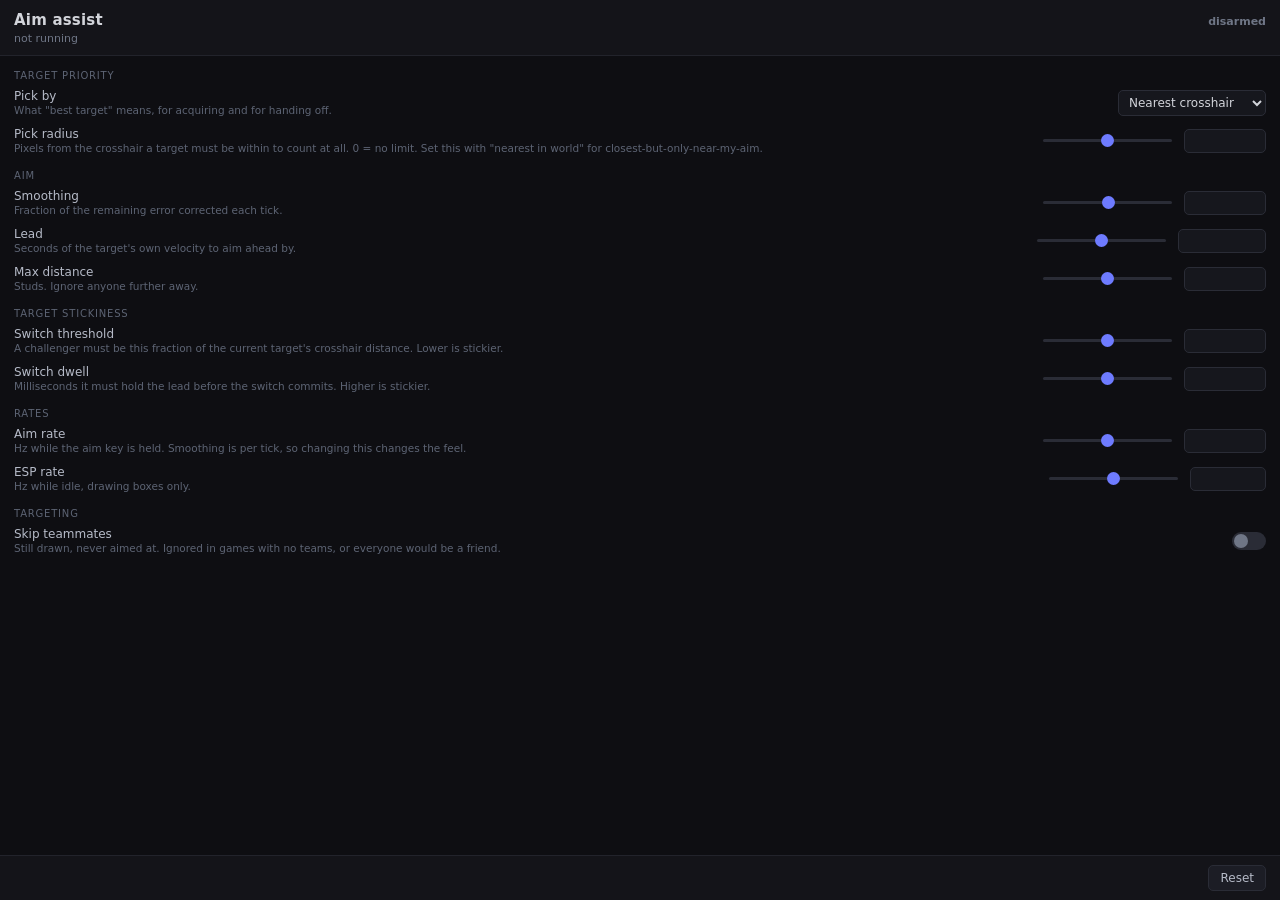
<file: snippets/aimbot/ui.html>
<!doctype html>
<meta charset="utf-8">
<title>Aim assist</title>
<link rel="stylesheet" href="ui.css">

<div id="hd">
  <div id="ttlrow">
    <span id="ttl">Aim assist</span>
    <span id="arm" class="off">disarmed</span>
  </div>
  <div id="sub">not running</div>
</div>

<div id="body">

  <div class="grp">Target priority</div>

  <div class="row">
    <label>Pick by
      <span class="hint">What "best target" means, for acquiring and for
        handing off.</span></label>
    <select data-k="priority">
      <option value="0">Nearest crosshair</option>
      <option value="1">Nearest in world</option>
    </select>
  </div>

  <div class="row">
    <label>Pick radius
      <span class="hint">Pixels from the crosshair a target must be within to
        count at all. 0 = no limit. Set this with "nearest in world" for
        closest-but-only-near-my-aim.</span></label>
    <input type="range" data-k="pickRadius" min="0" max="600" step="10">
    <input type="number" data-k="pickRadius" min="0" max="2000" step="10">
  </div>

  <div class="grp">Aim</div>

  <div class="row">
    <label>Smoothing
      <span class="hint">Fraction of the remaining error corrected each tick.</span></label>
    <input type="range" data-k="smoothing" min="0.01" max="1" step="0.01">
    <input type="number" data-k="smoothing" min="0.01" max="1" step="0.01">
  </div>

  <div class="row">
    <label>Lead
      <span class="hint">Seconds of the target's own velocity to aim ahead by.</span></label>
    <input type="range" data-k="lead" min="0" max="0.3" step="0.005">
    <input type="number" data-k="lead" min="0" max="0.5" step="0.005">
  </div>

  <div class="row">
    <label>Max distance
      <span class="hint">Studs. Ignore anyone further away.</span></label>
    <input type="range" data-k="maxDist" min="50" max="2000" step="10">
    <input type="number" data-k="maxDist" min="10" max="5000" step="10">
  </div>

  <div class="grp">Target stickiness</div>

  <div class="row">
    <label>Switch threshold
      <span class="hint">A challenger must be this fraction of the current
        target's crosshair distance. Lower is stickier.</span></label>
    <input type="range" data-k="switchFrac" min="0.1" max="1" step="0.05">
    <input type="number" data-k="switchFrac" min="0.1" max="1" step="0.05">
  </div>

  <div class="row">
    <label>Switch dwell
      <span class="hint">Milliseconds it must hold the lead before the switch
        commits. Higher is stickier.</span></label>
    <input type="range" data-k="switchDwell" min="0" max="300" step="5">
    <input type="number" data-k="switchDwell" min="0" max="2000" step="5">
  </div>

  <div class="grp">Rates</div>

  <div class="row">
    <label>Aim rate
      <span class="hint">Hz while the aim key is held. Smoothing is per tick,
        so changing this changes the feel.</span></label>
    <input type="range" data-k="aimHz" min="30" max="500" step="1">
    <input type="number" data-k="aimHz" min="30" max="1000" step="1">
  </div>

  <div class="row">
    <label>ESP rate
      <span class="hint">Hz while idle, drawing boxes only.</span></label>
    <input type="range" data-k="espHz" min="10" max="240" step="1">
    <input type="number" data-k="espHz" min="10" max="240" step="1">
  </div>

  <div class="grp">Targeting</div>

  <div class="row">
    <label>Skip teammates
      <span class="hint">Still drawn, never aimed at. Ignored in games with no
        teams, or everyone would be a friend.</span></label>
    <i class="sw" data-k="teamCheck"></i>
  </div>

</div>

<div id="ft">
  <span id="status">&nbsp;</span>
  <button id="reset">Reset</button>
</div>

<script src="ui.js"></script>
</file>
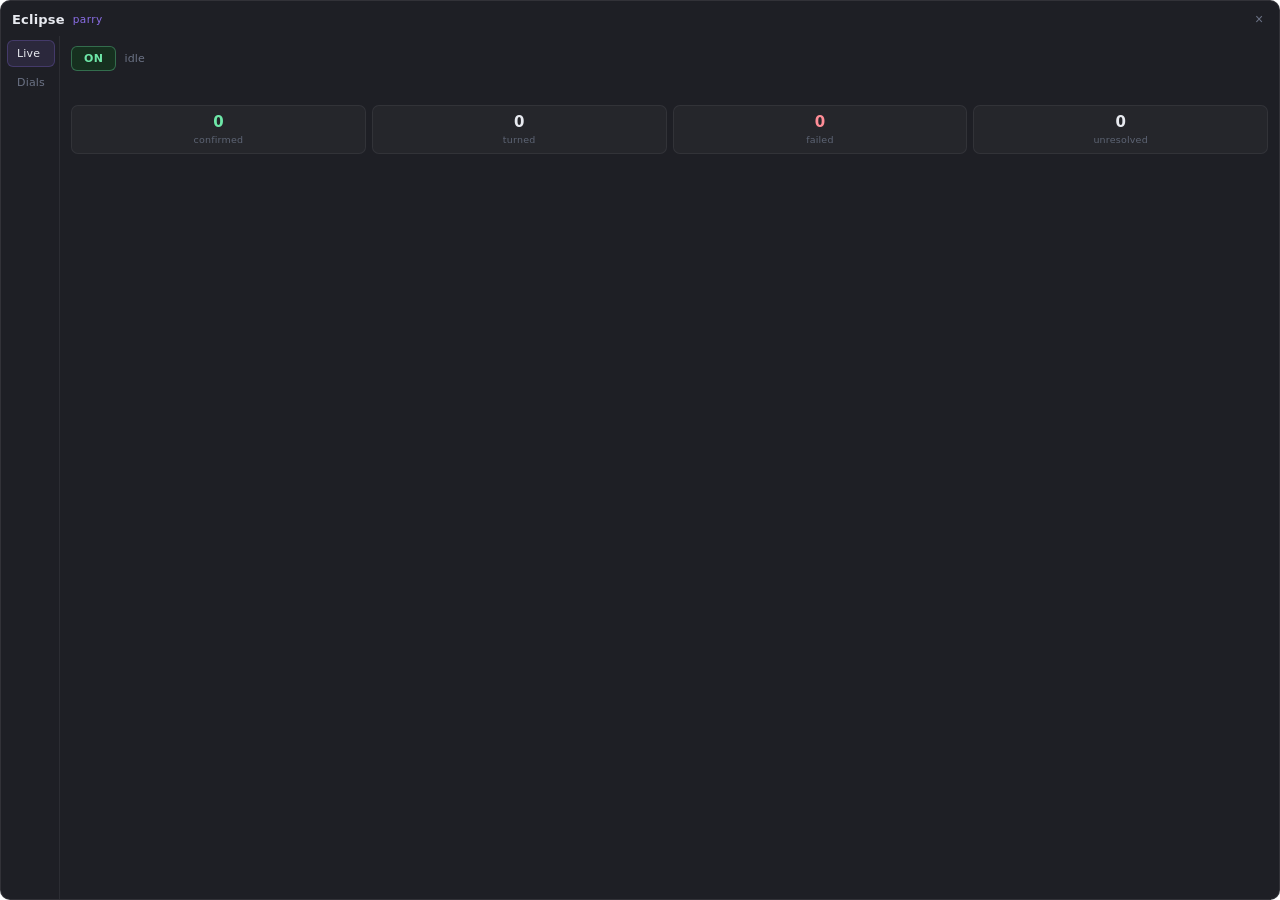
<file: snippets/autoparry/ui.html>
<!doctype html>
<meta charset="utf-8">
<title>Auto parry</title>
<link rel="stylesheet" href="ui.css">

<!-- Docked and NOT passthrough: the panel is clicked, so it owns its rect.
     Everything outside it still goes to the game. -->
<div id="wrap">
  <div id="bar">
    <span class="brand">Eclipse</span>
    <span class="by">parry</span>
    <span id="rate"></span>
    <button id="close" title="Hide (Insert brings it back)">&#215;</button>
  </div>
  <div id="body">
    <div id="tabs">
      <button class="tab on" data-tab="live">Live</button>
      <button class="tab"    data-tab="dials">Dials</button>
    </div>

    <div id="pane">
      <!-- ---- live -------------------------------------------------------- -->
      <div id="live" class="view show">
        <div class="row">
          <button id="go" class="tgl on">ON</button>
          <span id="state" class="pill">idle</span>
        </div>
        <div id="ball"></div>
        <div id="tally">
          <div class="cell"><b id="c_ok">0</b><span>confirmed</span></div>
          <div class="cell"><b id="c_turn">0</b><span>turned</span></div>
          <div class="cell"><b id="c_bad">0</b><span>failed</span></div>
          <div class="cell"><b id="c_unk">0</b><span>unresolved</span></div>
        </div>
        <div id="last"></div>
      </div>

      <!-- ---- dials ------------------------------------------------------- -->
      <!-- Rows are generated from the snippet's own list, so a dial added in
           C++ appears here without touching this file. -->
      <div id="dials" class="view"></div>
    </div>
  </div>
</div>

<script src="ui.js"></script>
</file>
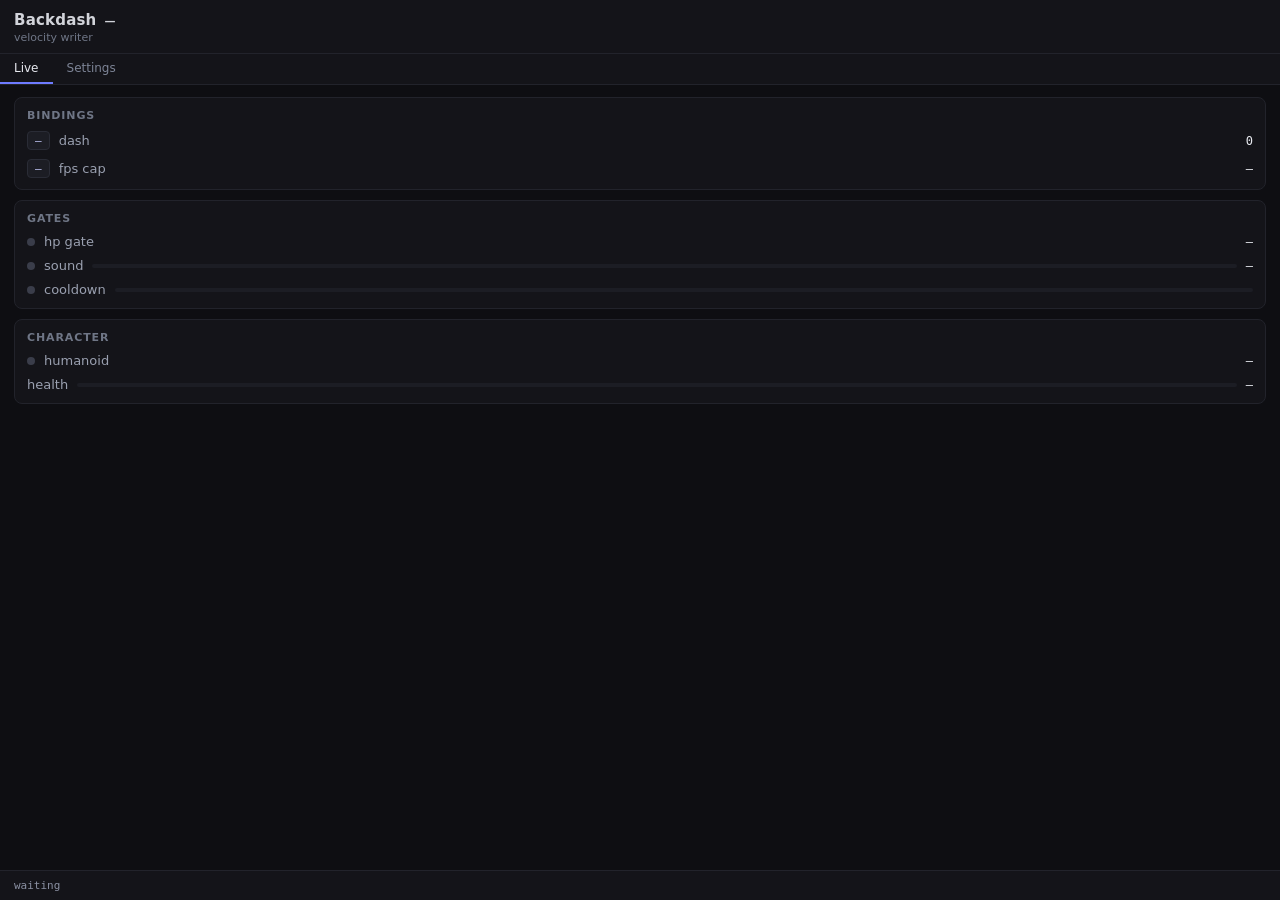
<file: snippets/backdash/ui.html>
<!doctype html>
<html><head><meta charset="utf-8">
<!-- A real file, loaded with fx_window_navigate, so this can be a normal page:
     a separate stylesheet, a separate script, relative URLs. Under
     fx_window_html the whole thing had to be one inline string. -->
<link rel="stylesheet" href="ui.css">
</head><body>

<div id="hd">
  <div id="ttlrow"><span id="ttl">Backdash</span><span id="arm">&mdash;</span></div>
  <div id="sub">velocity writer</div>
</div>

<div id="tabs">
  <div class="tab on" data-p="live">Live</div>
  <div class="tab" data-p="set">Settings</div>
</div>

<div id="body">

  <div class="pane on" id="p-live">
    <div class="card">
      <h4>Bindings</h4>
      <div class="row"><span class="key" id="kdash">&mdash;</span>
        <span class="lbl">dash</span><span class="val cnt" id="ndash">0</span></div>
      <div class="row"><span class="key" id="kfps">&mdash;</span>
        <span class="lbl">fps cap</span><span class="val" id="vfps">&mdash;</span></div>
    </div>

    <div class="card">
      <h4>Gates</h4>
      <div class="row"><i class="dot" id="dhp"></i><span class="lbl">hp gate</span>
        <span class="val" id="vhp">&mdash;</span></div>
      <div class="row"><i class="dot" id="dsnd"></i><span class="lbl">sound</span>
        <span class="bar" id="bsnd"><i></i></span>
        <span class="val" id="vsnd">&mdash;</span></div>
      <div class="row"><i class="dot" id="dcd"></i><span class="lbl">cooldown</span>
        <span class="bar" id="bcd"><i></i></span></div>
    </div>

    <div class="card">
      <h4>Character</h4>
      <div class="row"><i class="dot" id="dchr"></i><span class="lbl">humanoid</span>
        <span class="val" id="vchr">&mdash;</span></div>
      <div class="row"><span class="lbl">health</span>
        <span class="bar" id="bhp"><i></i></span>
        <span class="val" id="vhpv">&mdash;</span></div>
    </div>
  </div>

  <div class="pane" id="p-set">
    <div class="card">
      <h4>Dash</h4>
      <div class="set"><span class="lbl">Direction</span>
        <select data-k="dash_dir">
          <option value="0">back</option><option value="1">forward</option>
          <option value="2">left</option><option value="3">right</option>
          <option value="4">up</option><option value="5">down</option>
        </select></div>
      <div class="set"><span class="lbl">Power at 0% HP
        <span class="hint">velocity written when nearly dead</span></span>
        <input type="number" step="1" data-k="power_min"></div>
      <div class="set"><span class="lbl">Power at full HP</span>
        <input type="number" step="1" data-k="power_max"></div>
      <div class="set"><span class="lbl">Hold
        <span class="hint">seconds the velocity is held</span></span>
        <input type="number" step="0.01" data-k="hold_secs"></div>
      <div class="set"><span class="lbl">Rewrite rate
        <span class="hint">Hz; the engine overwrites velocity every frame</span></span>
        <input type="number" step="50" data-k="hold_hz"></div>
      <div class="set"><span class="lbl">Cooldown
        <span class="hint">seconds; 0 leaves the gates as the only limit</span></span>
        <input type="number" step="0.1" data-k="cooldown"></div>
    </div>

    <div class="card">
      <h4>Jump</h4>
      <div class="set"><span class="lbl">Jump first</span>
        <i class="sw" data-k="do_jump"></i></div>
      <div class="set"><span class="lbl">Delay after jump
        <span class="hint">seconds to leave the ground before dashing</span></span>
        <input type="number" step="0.01" data-k="jump_delay"></div>
    </div>

    <div class="card">
      <h4>Gates</h4>
      <div class="set"><span class="lbl">Sound gate
        <span class="hint">a window opened by the sound, not while it plays</span></span>
        <i class="sw" data-k="use_sound_gate"></i></div>
      <div class="set"><span class="lbl">Sound id</span>
        <input type="text" class="wide" data-k="gate_sound"></div>
      <div class="set"><span class="lbl">Window
        <span class="hint">seconds the gate stays open once heard</span></span>
        <input type="number" step="0.05" data-k="gate_secs"></div>
      <div class="set"><span class="lbl">HP gate
        <span class="hint">refuse while recently damaged</span></span>
        <i class="sw" data-k="use_hp_gate"></i></div>
      <div class="set"><span class="lbl">Shut for</span>
        <input type="number" step="0.05" data-k="hp_gate_secs"></div>
    </div>

    <div class="card">
      <h4>FPS toggle</h4>
      <div class="set"><span class="lbl">Low</span>
        <input type="number" step="1" data-k="fps_low"></div>
      <div class="set"><span class="lbl">High</span>
        <input type="number" step="1" data-k="fps_high"></div>
    </div>

    <div id="setfoot">
      <button id="reset">Reset to defaults</button>
      <span id="saved">saved</span>
    </div>
  </div>

</div>

<div id="status">waiting</div>

<script src="ui.js"></script>
</body></html>
</file>
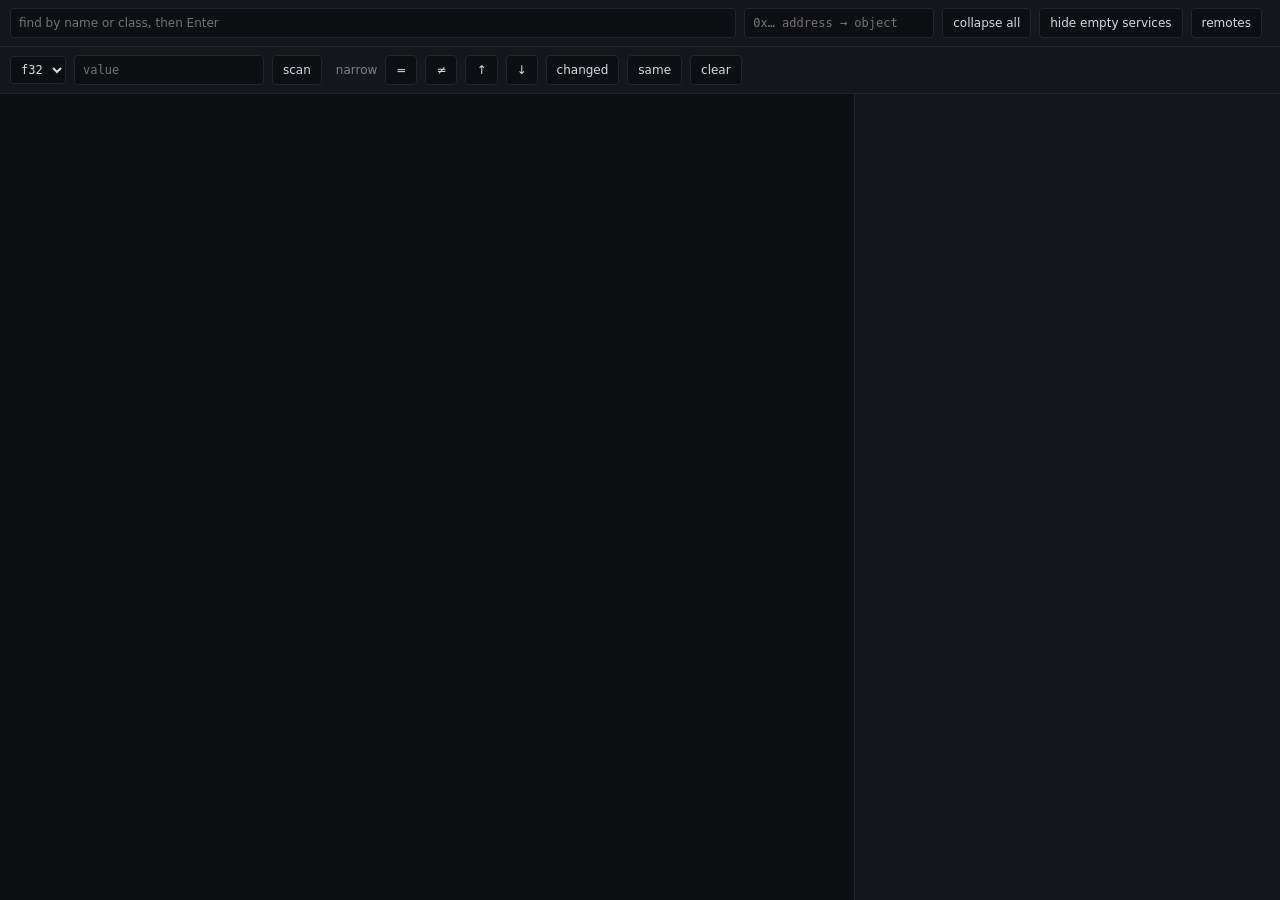
<file: snippets/dex/ui.html>
<!doctype html>
<html>
<head>
  <meta charset="utf-8">
  <title>Dex</title>
  <link rel="stylesheet" href="ui.css">
</head>
<body>
  <div class="bar">
    <input id="q" placeholder="find by name or class, then Enter" spellcheck="false">
    <!-- Paste an address from Cheat Engine. The snippet indexes the tree and
         says which object it lives inside, then jumps there. -->
    <input id="addr" class="addr" placeholder="0x… address → object" spellcheck="false">
    <button id="root">collapse all</button>
    <button id="tidy">hide empty services</button>
    <!-- Flat inventory of RemoteEvent/RemoteFunction/Bindable*. Read only: it
         lists what exists, it cannot fire one or show a call's arguments. -->
    <button id="rem">remotes</button>
    <span id="stat" class="stat"></span>
  </div>

  <!-- Scanning happens INSIDE known instances, not across the heap. That is
       what makes it finish in under a second and arrive already named. -->
  <div class="bar bar2">
    <select id="st">
      <option>f32</option><option>f64</option><option>i32</option><option>ptr</option>
    </select>
    <!-- ptr takes hex, everything else decimal. It answers the reverse question:
         not "what is this object's health" but "who points AT this address". -->
    <input id="sv" class="addr" placeholder="value" spellcheck="false">
    <button id="sgo">scan</button>
    <span class="sep">narrow</span>
    <button data-n="eq">=</button>
    <button data-n="ne">≠</button>
    <button data-n="gt">↑</button>
    <button data-n="lt">↓</button>
    <button data-n="ch">changed</button>
    <button data-n="un">same</button>
    <button id="sx">clear</button>
    <span id="sstat" class="stat"></span>
  </div>

  <div class="split">
    <!-- The tree is a FLAT list of rows the snippet handed us. The page never
         walks anything and holds no expansion state of its own; that split was
         what made the previous explorer disagree with itself. -->
    <div id="tree" class="tree"></div>
    <!-- Drag to resize the side pane, double-click to put it back. The handle
         carries the dividing line, so what you grab is what you see. -->
    <div id="gutter" class="gutter" title="drag to resize · double-click to reset"></div>
    <div id="side" class="side"></div>
  </div>

  <script src="ui.js"></script>
</body>
</html>
</file>
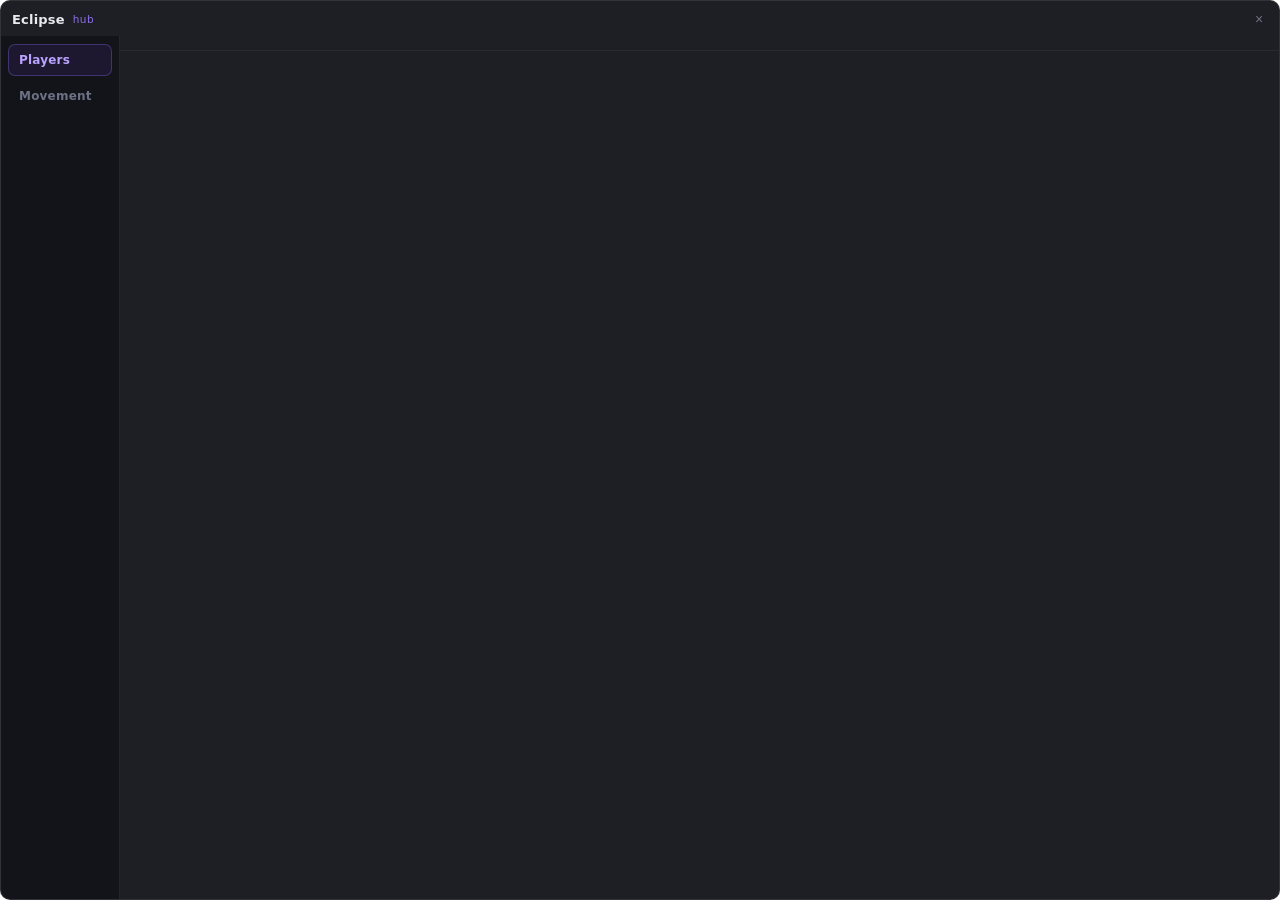
<file: snippets/hub/ui.html>
<!doctype html>
<meta charset="utf-8">
<title>Eclipse hub</title>
<link rel="stylesheet" href="ui.css">

<!-- Docked and NOT passthrough: the panel is clicked, so it owns its rect.
     Everything outside it still goes to the game. -->
<div id="wrap">
  <div id="bar">
    <span class="brand">Eclipse</span>
    <span class="by">hub</span>
    <span id="count"></span>
    <button id="close" title="Hide (Insert brings it back)">&#215;</button>
  </div>
  <div id="body">
    <!-- Tabs are a VIEW. Everything keeps running when its tab is hidden. -->
    <div id="tabs">
      <button class="tab on" data-tab="players">Players</button>
      <button class="tab"    data-tab="mov">Movement</button>
    </div>
    <div id="pane">
      <div id="status"></div>
      <div id="ctl">
        <button id="go" class="off">FLING OFF</button>
        <button id="all" class="off">FLING ALL</button>
        <span id="mode"></span>
      </div>
      <div id="list"></div>
      <div id="empty">nobody here</div>

      <!-- The movement tab has no roster; its own pane replaces the list. -->
      <div id="mov">
        <div class="fld">
          <div class="lbl">walk speed</div>
          <div class="ctlrow">
            <button class="stp" data-f="ws" data-d="-8">&#8722;</button>
            <input class="num" id="ws" data-f="ws" type="text" inputmode="numeric">
            <button class="stp" data-f="ws" data-d="8">+</button>
            <button class="tgl" id="wsgo" data-f="ws">OFF</button>
          </div>
        </div>
        <div class="fld">
          <div class="lbl">jump</div>
          <div class="ctlrow">
            <button class="stp" data-f="jp" data-d="-10">&#8722;</button>
            <input class="num" id="jp" data-f="jp" type="text" inputmode="numeric">
            <button class="stp" data-f="jp" data-d="10">+</button>
            <button class="tgl" id="jpgo" data-f="jp">OFF</button>
          </div>
        </div>
        <div class="fld">
          <div class="lbl">fly</div>
          <div class="ctlrow">
            <button class="tgl wide" id="flygo">OFF</button>
            <span id="flynote"></span>
          </div>
        </div>
        <div id="movnote"></div>
      </div>
    </div>
  </div>
</div>

<script src="ui.js"></script>
</file>
<file: web/tokens.css>
/* ==========================================================================
   ECLIPSE UI KIT — tokens.css
   --------------------------------------------------------------------------
   The single source of truth for the Eclipse visual language
   (dark "Operator" style — Raycast / Linear DNA).

   Every color, size, radius, shadow and timing used by components.css
   lives here as a custom property on :root. No raw values should appear
   anywhere else in the kit — reskin the whole system by editing this file.
   ========================================================================== */

:root {

  /* ------------------------------------------------------------------
     COLOR · GROUNDS & SURFACES
     Elevation ladder, darkest → lightest. Each step is one "level up"
     from the void. Interactive rest states sit on -1/-2/-3; hover and
     active/selected have their own dedicated fills.
     ------------------------------------------------------------------ */
  --bg-0:      #0a0a0c;   /* app ground — the desktop behind the window   */
  --bg-1:      #0d0d10;   /* window body, editor, sidebar, console body   */
  --bg-2:      #141417;   /* panels, palette, console head, active tab    */
  --bg-3:      #17171b;   /* raised chrome: inputs, buttons, kbd, icons   */
  --bg-hover:  #1b1c21;   /* hover fill for rows / nav / ghost buttons    */
  --bg-active: #202128;   /* selected fill for rows / nav items           */

  /* Sub-pixel row-hover wash for dense mono content (code lines, logs) */
  --wash-hover: rgba(255, 255, 255, 0.015);

  /* Modal scrim behind the command palette */
  --scrim: rgba(6, 6, 8, 0.55);

  /* ------------------------------------------------------------------
     COLOR · HAIRLINES
     Three border weights. --line is the default 1px hairline;
     -soft for internal panel seams; -strong for emphasis/hover borders.
     ------------------------------------------------------------------ */
  --line:        #22232a;
  --line-soft:   #1a1b21;
  --line-strong: #2b2c35;

  /* ------------------------------------------------------------------
     COLOR · TEXT TIERS
     Four steps of foreground. Default body text is --fg-mut;
     --fg is reserved for primary/active content.
     ------------------------------------------------------------------ */
  --fg:       #e6e7ec;   /* primary — active labels, code, headings      */
  --fg-mut:   #9a9ca7;   /* secondary — resting nav, body copy, values   */
  --fg-dim:   #64656f;   /* tertiary — icons, placeholders, inactive tab */
  --fg-faint: #45464e;   /* quaternary — line numbers, meta, kickers     */

  /* ------------------------------------------------------------------
     COLOR · ACCENT (the ONE brand color — soft indigo-violet)
     Used for: primary button, active rails/underlines, selection,
     focus rings, dirty-tab dots, active nav icons.
     Swap these four values to rebrand the entire kit.
     ------------------------------------------------------------------ */
  --accent:       #7c74f0;
  --accent-press: #6E63E6;                       /* :hover/:active of primary */
  --accent-soft:  rgba(124, 116, 240, 0.14);     /* selection fill / ::selection */
  --accent-line:  rgba(124, 116, 240, 0.35);     /* accent-tinted hairline    */
  --on-accent:    #ffffff;                       /* text on accent fills      */
  --on-accent-fill: rgba(255, 255, 255, 0.14);   /* kbd chip fill on accent   */
  --on-accent-line: rgba(255, 255, 255, 0.22);   /* kbd chip border on accent */

  /* ------------------------------------------------------------------
     COLOR · SEMANTIC (console levels ONLY — never decorative)
     Also reused by the macOS traffic lights, which share these hues.
     ------------------------------------------------------------------ */
  --ok:   #4ec98f;
  --warn: #e0a850;
  --err:  #e0685f;
  --info: #9a9ca7;   /* info level = secondary text tier */

  /* Softened message tints so level-colored log BODIES read calmer
     than their level badges */
  --ok-msg:   #c9d6cf;
  --warn-msg: #d8c9ad;
  --err-msg:  #d8bab6;

  /* Traffic-light rest state (colorless until the group is relevant) */
  --traffic-idle: #2a2b32;

  /* ------------------------------------------------------------------
     COLOR · SYNTAX (code editor token palette)
     ------------------------------------------------------------------ */
  --syn-key:  #b58bf0;          /* keywords: local, function, end …     */
  --syn-str:  #7fc99a;          /* strings                              */
  --syn-fn:   #6fb2e8;          /* function calls                       */
  --syn-num:  #d99a6c;          /* numbers                              */
  --syn-glob: #e0a850;          /* known globals: game, workspace …     */
  --syn-com:  var(--fg-faint);  /* comments (italic)                    */
  --syn-op:   var(--fg-mut);    /* operators                            */
  --syn-punc: var(--fg-dim);    /* punctuation                          */
  --syn-var:  var(--fg);        /* identifiers                          */

  /* ------------------------------------------------------------------
     COLOR · DECORATIVE GRADIENT STOPS
     (monogram + avatar; the ambient page wash)
     ------------------------------------------------------------------ */
  --ink-deep:      #1a1a20;                      /* monogram eclipse disc     */
  --avatar-hi:     #2a2740;                      /* avatar gradient start     */
  --avatar-lo:     #1a1b22;                      /* avatar gradient end       */
  --ambient-a:     rgba(124, 116, 240, 0.05);    /* top-left violet wash      */
  --ambient-b:     rgba(62, 199, 176, 0.03);     /* bottom-right teal wash    */

  /* Scrollbar */
  --scrollbar-thumb:       #212228;
  --scrollbar-thumb-hover: #2c2d35;

  /* ------------------------------------------------------------------
     TYPE · FAMILIES  (system fonts only)
     ------------------------------------------------------------------ */
  --sans: -apple-system, BlinkMacSystemFont, "Segoe UI", ui-sans-serif, system-ui, sans-serif;
  --mono: ui-monospace, "SF Mono", "Cascadia Code", "Menlo", monospace;

  /* ------------------------------------------------------------------
     TYPE · SCALE
     A tight 10–15px UI scale. 13px is the app default.
     ------------------------------------------------------------------ */
  --fs-2xs:  10px;     /* palette section kickers                       */
  --fs-xs:   10.5px;   /* kbd, chips, side/console labels, sub-meta     */
  --fs-sm:   11px;     /* counts, hints, version, avatar initials       */
  --fs-md:   11.5px;   /* stats, link buttons, attached readout         */
  --fs-base: 12px;     /* log lines, tab filenames, cmdk, footer name   */
  --fs-lg:   12.5px;   /* buttons, tabs, script names                   */
  --fs-xl:   13px;     /* app default: body, nav, code, palette items   */
  --fs-2xl:  13.5px;   /* wordmark                                      */
  --fs-3xl:  15px;     /* palette input                                 */

  /* Weights */
  --fw-normal:   400;
  --fw-medium:   500;   /* buttons, version tag                         */
  --fw-semibold: 600;   /* wordmark, labels, primary button, icon tags  */

  /* Line heights */
  --lh-ui:   1.5;      /* general UI text                               */
  --lh-code: 20px;     /* editor lines (fixed, with 13px mono)          */
  --lh-log:  19px;     /* console lines (fixed, with 12px mono)         */

  /* Letter spacing */
  --ls-label:    0.7px;   /* uppercase section/console labels + kickers */
  --ls-lvl:      0.4px;   /* uppercase log level badges                 */
  --ls-kbd:      0.3px;   /* kbd chips                                  */
  --ls-wordmark: 0.2px;   /* wordmark                                   */

  /* ------------------------------------------------------------------
     SPACE · 8px rhythm (with a 4px half-step for tight chrome)
     ------------------------------------------------------------------ */
  --sp-1: 4px;
  --sp-2: 8px;
  --sp-3: 12px;
  --sp-4: 16px;
  --sp-5: 24px;
  --sp-6: 32px;

  /* Fixed chrome heights */
  --h-titlebar:  44px;
  --h-tabstrip:  40px;
  --h-console-head: 34px;
  --h-console:   210px;
  --h-bottombar: 52px;
  --h-control:   32px;   /* buttons, nav items                          */
  --h-cmdk:      26px;

  /* ------------------------------------------------------------------
     RADII
     ------------------------------------------------------------------ */
  --r-win: 12px;   /* window shell, command palette                     */
  --r-md:  8px;    /* (reserved mid step)                               */
  --r-ctl: 7px;    /* buttons, cmdk, icon buttons, palette items        */
  --r-sm:  6px;    /* nav items, rows, script icons, monogram           */
  --r-xs:  5px;    /* kbd, chips                                        */
  --r-2xs: 4px;    /* tab close hit-target, focus-ring corners          */

  /* ------------------------------------------------------------------
     SHADOWS
     ------------------------------------------------------------------ */
  --shadow-window:                /* floating app window                */
    0 0 0 1px rgba(0, 0, 0, 0.4),
    0 24px 60px -20px rgba(0, 0, 0, 0.7),
    0 8px 24px -12px rgba(0, 0, 0, 0.6);
  --shadow-palette:               /* command palette pop-over           */
    0 24px 60px -16px rgba(0, 0, 0, 0.8);
  --inset-hairline: inset 0 0 0 1px var(--line-strong);

  /* ------------------------------------------------------------------
     MOTION
     Fast micro-interactions; one springy ease for panels/pop-overs.
     ------------------------------------------------------------------ */
  --t-press:  .06s;    /* button push-down                              */
  --t-fast:   .12s;    /* hover fills, color shifts (rows, tabs, nav)   */
  --t-med:    .15s;    /* chrome hovers (cmdk, icon-btn, traffic)       */
  --t-pop:    .16s;    /* palette rise-in                               */
  --t-panel:  .22s;    /* console collapse/expand                       */
  --ease:        ease;
  --ease-spring: cubic-bezier(.2, .7, .2, 1);

  /* Pulse dot */
  --t-pulse-idle:   2.4s;   /* ambient heartbeat                        */
  --t-pulse-firing: .7s;    /* rapid pulse ×3 while executing           */
}
</file>
<file: web/components.css>
/* ==========================================================================
   ECLIPSE UI KIT — components.css
   --------------------------------------------------------------------------
   Reusable component classes for the Eclipse "Operator" UI.
   Requires tokens.css to be loaded first. Every value in this file is a
   token reference — no raw colors/sizes. Class names match the original
   Eclipse mock 1:1, so existing markup ports over unchanged.

   INDEX
     1. Base / ground            .ground
     2. Window shell             .window
     3. Titlebar                 .titlebar .traffic .brand .monogram
                                 .wordmark .cmdk .kbd .icon-btn
     4. Sidebar                  .sidebar .nav .nav-item .side-label
                                 .script-row .side-foot .avatar
     5. Tab strip                .tabstrip .tab
     6. Code editor              .editor-wrap .editor .gutter .code
                                 .t-* syntax tokens · .minimap
     7. Console / log            .console .console-head .chip .link-btn
                                 .log .log-line .lvl-*
     8. Bottom bar & buttons     .bottombar .btn .btn-primary .stat
                                 .status-cluster .attached .pulse-dot
     9. Command palette          .palette-overlay .palette .palette-*
    10. Global affordances       focus ring, ::selection, scrollbars,
                                 reduced motion
   ========================================================================== */


/* --------------------------------------------------------------------------
   1. BASE / GROUND
   .ground — apply to <body> (or any full-bleed wrapper). Sets the app
   ground color, default type, and the faint ambient wash that keeps the
   window from floating on flat black. Center a .window inside it.
   -------------------------------------------------------------------------- */
.ground {
  background: var(--bg-0);
  color: var(--fg);
  font-family: var(--sans);
  font-size: var(--fs-xl);
  line-height: var(--lh-ui);
  -webkit-font-smoothing: antialiased;
  text-rendering: optimizeLegibility;
  position: relative;
}
.ground--center {                 /* variant: center the window in the view */
  display: flex;
  align-items: center;
  justify-content: center;
  padding: 28px;
  overflow: hidden;
  height: 100%;
}
.ground::before {                 /* ambient corner washes */
  content: "";
  position: fixed;
  inset: 0;
  background:
    radial-gradient(1100px 600px at 30% -10%, var(--ambient-a), transparent 60%),
    radial-gradient(900px 500px at 100% 110%, var(--ambient-b), transparent 55%);
  pointer-events: none;
}


/* --------------------------------------------------------------------------
   2. WINDOW SHELL
   .window — the floating desktop-app frame. Children stack vertically:
   .titlebar → .body (flex row: .sidebar + .main) → nothing else.
   -------------------------------------------------------------------------- */
.window {
  width: min(1180px, 100%);
  height: min(760px, calc(100vh - 56px));
  background: var(--bg-1);
  border: 1px solid var(--line);
  border-radius: var(--r-win);
  display: flex;
  flex-direction: column;
  overflow: hidden;
  box-shadow: var(--shadow-window);
  position: relative;             /* anchors the .palette-overlay */
}
.window > .body { flex: 1; display: flex; min-height: 0; }

/* .main — the content column right of the sidebar
   (tabstrip → editor-wrap → console → bottombar) */
.main {
  flex: 1;
  display: flex;
  flex-direction: column;
  min-width: 0;
  background: var(--bg-1);
}


/* --------------------------------------------------------------------------
   3. TITLEBAR
   .titlebar — 44px chrome strip. Layout: .traffic · .brand · .cmdk
   (auto-centers via margin auto) · .titlebar-right (icon buttons).
   -------------------------------------------------------------------------- */
.titlebar {
  height: var(--h-titlebar);
  flex: 0 0 var(--h-titlebar);
  display: flex;
  align-items: center;
  gap: var(--sp-3);
  padding: 0 var(--sp-3) 0 14px;
  border-bottom: 1px solid var(--line-soft);
  background: linear-gradient(var(--bg-2), var(--bg-1));
  cursor: default;
  user-select: none;
}

/* Traffic lights — <div class="traffic"><button class="c/m/x"> ×3.
   Cosmetic; colors reuse the semantic err/warn/ok hues. */
.traffic { display: flex; gap: var(--sp-2); align-items: center; }
.traffic button {
  width: 12px; height: 12px; border-radius: 50%;
  border: none; padding: 0; cursor: pointer;
  background: var(--traffic-idle);
  transition: filter var(--t-med) var(--ease);
}
.traffic button:hover { filter: brightness(1.35); }
.traffic .c { background: var(--err); }
.traffic .m { background: var(--warn); }
.traffic .x { background: var(--ok); }

/* Brand — .monogram (eclipse disc) + .wordmark (name + mono .ver) */
.brand { display: flex; align-items: center; gap: 9px; margin-left: var(--sp-1); }
.monogram {
  width: 20px; height: 20px; border-radius: var(--r-sm);
  background: radial-gradient(circle at 32% 30%, var(--ink-deep) 0 44%, var(--accent) 46%);
  box-shadow: var(--inset-hairline);
  position: relative;
}
.wordmark {
  font-weight: var(--fw-semibold);
  font-size: var(--fs-2xl);
  letter-spacing: var(--ls-wordmark);
  color: var(--fg);
}
.wordmark .ver {
  color: var(--fg-faint);
  font-weight: var(--fw-medium);
  font-size: var(--fs-sm);
  margin-left: var(--sp-2);
  font-family: var(--mono);
}

/* ⌘K command hint — a fake input that opens the palette.
   Markup: <div class="cmdk" tabindex="0"><span class="lead">⌘</span>
           <span>placeholder…</span><span class="kbd">⌘K</span></div> */
.cmdk {
  margin: 0 auto;
  display: flex; align-items: center; gap: var(--sp-2);
  height: var(--h-cmdk);
  padding: 0 10px 0 11px;
  min-width: 320px; max-width: 380px;
  background: var(--bg-1);
  border: 1px solid var(--line);
  border-radius: var(--r-ctl);
  color: var(--fg-dim);
  font-size: var(--fs-base);
  cursor: text;
  transition: border-color var(--t-med) var(--ease), background var(--t-med) var(--ease);
}
.cmdk:hover { border-color: var(--line-strong); background: var(--bg-2); }
.cmdk .lead { color: var(--fg-faint); }
.cmdk .kbd { margin-left: auto; }

/* .kbd — keyboard shortcut chip. Works inline anywhere (buttons, hints). */
.kbd {
  font-family: var(--mono);
  font-size: var(--fs-xs);
  color: var(--fg-mut);
  background: var(--bg-3);
  border: 1px solid var(--line);
  border-bottom-width: 2px;      /* keycap depth */
  border-radius: var(--r-xs);
  padding: 1px 5px;
  letter-spacing: var(--ls-kbd);
}

.titlebar-right { display: flex; align-items: center; gap: var(--sp-1); }

/* .icon-btn — 28px ghost icon button (titlebar tools, tab tools).
   Put a 15px stroke SVG inside. */
.icon-btn {
  width: 28px; height: 28px; border-radius: var(--r-ctl);
  border: 1px solid transparent;
  background: transparent;
  color: var(--fg-dim);
  cursor: pointer;
  display: grid; place-items: center;
  transition: background var(--t-med) var(--ease), color var(--t-med) var(--ease),
              border-color var(--t-med) var(--ease);
}
.icon-btn:hover { background: var(--bg-hover); color: var(--fg-mut); border-color: var(--line); }
.icon-btn svg { width: 15px; height: 15px; }


/* --------------------------------------------------------------------------
   4. SIDEBAR
   .sidebar — 208px left rail: .side-scroll (nav + labeled lists) over a
   pinned .side-foot (identity).
   -------------------------------------------------------------------------- */
.sidebar {
  width: 208px; flex: 0 0 208px;
  background: var(--bg-1);
  border-right: 1px solid var(--line-soft);
  display: flex; flex-direction: column;
  min-height: 0;
}
.side-scroll { flex: 1; overflow-y: auto; padding: 10px 10px 14px; }

/* Primary nav — .nav > .nav-item (+ .active). Icon (15px SVG) + label
   + optional mono .count pinned right. Active icon takes the accent. */
.nav { display: flex; flex-direction: column; gap: 1px; }
.nav-item {
  display: flex; align-items: center; gap: 10px;
  height: var(--h-control);
  padding: 0 9px;
  border-radius: var(--r-sm);
  color: var(--fg-mut);
  cursor: pointer;
  border: 1px solid transparent;
  transition: background var(--t-fast) var(--ease), color var(--t-fast) var(--ease);
  font-size: var(--fs-xl);
}
.nav-item svg {
  width: 15px; height: 15px; flex: 0 0 15px;
  color: var(--fg-dim);
  transition: color var(--t-fast) var(--ease);
}
.nav-item:hover { background: var(--bg-hover); color: var(--fg); }
.nav-item:hover svg { color: var(--fg-mut); }
.nav-item.active { background: var(--bg-active); color: var(--fg); }
.nav-item.active svg { color: var(--accent); }
.nav-item .count {
  margin-left: auto;
  font-family: var(--mono);
  font-size: var(--fs-sm);
  color: var(--fg-faint);
  font-variant-numeric: tabular-nums;
}

/* .side-label — uppercase section kicker with optional trailing .add "+" */
.side-label {
  font-size: var(--fs-xs);
  font-weight: var(--fw-semibold);
  letter-spacing: var(--ls-label);
  text-transform: uppercase;
  color: var(--fg-faint);
  padding: 0 9px;
  margin: 18px 0 7px;
  display: flex; align-items: center; justify-content: space-between;
}
.side-label .add { cursor: pointer; color: var(--fg-faint); transition: color var(--t-fast) var(--ease); }
.side-label .add:hover { color: var(--fg-mut); }

/* List rows — .scripts > .script-row (+ .active for the accent rail).
   Row = .script-ico (22px mono tag chip) + .script-meta
   ( .script-name / mono .script-sub ). */
.scripts { display: flex; flex-direction: column; gap: 1px; }
.script-row {
  display: flex; align-items: center; gap: 10px;
  padding: 6px 9px;
  border-radius: var(--r-sm);
  cursor: pointer;
  position: relative;
  border: 1px solid transparent;
  transition: background var(--t-fast) var(--ease);
}
.script-row:hover { background: var(--bg-hover); }
.script-row.active { background: var(--bg-active); }
.script-row.active::before {        /* the 2px accent rail */
  content: "";
  position: absolute; left: 0; top: 7px; bottom: 7px;
  width: 2px; border-radius: 2px;
  background: var(--accent);
}
.script-ico {
  width: 22px; height: 22px; flex: 0 0 22px;
  border-radius: var(--r-sm);
  background: var(--bg-3);
  border: 1px solid var(--line);
  display: grid; place-items: center;
  font-family: var(--mono);
  font-size: var(--fs-2xs);
  color: var(--fg-dim);
  font-weight: var(--fw-semibold);
}
.script-meta { min-width: 0; flex: 1; }
.script-name {
  font-size: var(--fs-lg);
  color: var(--fg);
  white-space: nowrap; overflow: hidden; text-overflow: ellipsis;
}
.script-row:not(.active) .script-name { color: var(--fg-mut); }
.script-sub {
  font-family: var(--mono);
  font-size: var(--fs-xs);
  color: var(--fg-faint);
  font-variant-numeric: tabular-nums;
  margin-top: 1px;
}

/* .side-foot — pinned identity strip: .avatar + .who / mono .plan */
.side-foot {
  border-top: 1px solid var(--line-soft);
  padding: 10px var(--sp-3);
  display: flex; align-items: center; gap: 9px;
}
.avatar {
  width: 26px; height: 26px; flex: 0 0 26px;
  border-radius: var(--r-ctl);
  background: linear-gradient(135deg, var(--avatar-hi), var(--avatar-lo));
  border: 1px solid var(--line);
  display: grid; place-items: center;
  font-size: var(--fs-sm);
  font-weight: var(--fw-semibold);
  color: var(--accent);
}
.side-foot .who { font-size: var(--fs-base); color: var(--fg-mut); }
.side-foot .plan { font-size: var(--fs-xs); color: var(--fg-faint); font-family: var(--mono); }


/* --------------------------------------------------------------------------
   5. TAB STRIP
   .tabstrip — 40px strip of .tab elements + .spacer + .tab-tool.
   .tab.active gets a 2px accent underline; .tab.dirty turns its .dot
   accent-colored. Each tab: .dot · mono .tname · .close ("✕").
   -------------------------------------------------------------------------- */
.tabstrip {
  height: var(--h-tabstrip); flex: 0 0 var(--h-tabstrip);
  display: flex; align-items: stretch;
  border-bottom: 1px solid var(--line-soft);
  background: var(--bg-1);
  padding-left: 6px;
  overflow: hidden;
}
.tab {
  display: flex; align-items: center; gap: var(--sp-2);
  padding: 0 var(--sp-3);
  cursor: pointer; position: relative;
  color: var(--fg-dim);
  font-size: var(--fs-lg);
  border-right: 1px solid var(--line-soft);
  max-width: 190px;
  transition: color var(--t-fast) var(--ease), background var(--t-fast) var(--ease);
}
.tab:hover { color: var(--fg-mut); background: var(--bg-2); }
.tab.active { color: var(--fg); background: var(--bg-2); }
.tab.active::after {                /* accent underline */
  content: "";
  position: absolute; left: 0; right: 0; bottom: -1px;
  height: 2px; background: var(--accent);
}
.tab .dot { width: 6px; height: 6px; border-radius: 50%; background: var(--fg-faint); flex: 0 0 6px; }
.tab.dirty .dot { background: var(--accent); }
.tab .tname {
  white-space: nowrap; overflow: hidden; text-overflow: ellipsis;
  font-family: var(--mono);
  font-size: var(--fs-base);
}
.tab .close {
  width: 16px; height: 16px; border-radius: var(--r-2xs);
  display: grid; place-items: center;
  color: var(--fg-faint);
  margin-left: 2px;
}
.tab .close:hover { background: var(--bg-active); color: var(--fg-mut); }
.tabstrip .spacer { flex: 1; }
.tab-tool { align-self: center; margin-right: var(--sp-2); display: flex; gap: 2px; }


/* --------------------------------------------------------------------------
   6. CODE EDITOR
   .editor-wrap > ( .editor > .gutter + .code ) + .minimap
   .gutter holds one <div>N</div> per line; .code holds one
   <span class="ln">…</span> per line (pre whitespace) with syntax spans.
   -------------------------------------------------------------------------- */
.editor-wrap { flex: 1; display: flex; min-height: 0; position: relative; background: var(--bg-1); }
.editor {
  flex: 1; display: flex; min-height: 0; overflow: auto;
  font-family: var(--mono);
  font-size: var(--fs-xl);
  line-height: var(--lh-code);
}
.gutter {
  flex: 0 0 auto;
  text-align: right;
  padding: var(--sp-3) 0;
  color: var(--fg-faint);
  user-select: none;
  background: var(--bg-1);
  border-right: 1px solid var(--line-soft);
  font-variant-numeric: tabular-nums;
  position: sticky; left: 0;
}
.gutter div { padding: 0 14px 0 18px; }
.code {
  padding: var(--sp-3) 0;
  flex: 1; min-width: 0;
  white-space: pre;
}
.code .ln { padding: 0 20px; display: block; }
.code .ln:hover { background: var(--wash-hover); }

/* Syntax token classes — wrap code fragments in these spans */
.t-key  { color: var(--syn-key); }               /* keyword            */
.t-str  { color: var(--syn-str); }               /* string             */
.t-com  { color: var(--syn-com); font-style: italic; }  /* comment     */
.t-fn   { color: var(--syn-fn); }                /* function call      */
.t-num  { color: var(--syn-num); }               /* number             */
.t-glob { color: var(--syn-glob); }              /* known global       */
.t-op   { color: var(--syn-op); }                /* operator           */
.t-punc { color: var(--syn-punc); }              /* punctuation        */
.t-var  { color: var(--syn-var); }               /* identifier         */

/* .minimap — decorative 62px column of .mline bars (set width inline,
   proportional to line length) */
.minimap {
  flex: 0 0 62px;
  background: var(--bg-1);
  border-left: 1px solid var(--line-soft);
  padding: var(--sp-3) var(--sp-2);
  overflow: hidden;
  display: flex; flex-direction: column; gap: 3px;
  opacity: 0.6;
}
.minimap .mline { height: 3px; border-radius: 2px; background: var(--line); }


/* --------------------------------------------------------------------------
   7. CONSOLE / LOG PANEL
   .console (+ .collapsed) — 210px bottom panel:
   .console-head ( .console-title · .filters > .chip · .r > .link-btn )
   over .log > .log-line.l-{info|ok|warn|err}
     each line: mono .ts · uppercase .lvl.lvl-{level} · .msg
   -------------------------------------------------------------------------- */
.console {
  flex: 0 0 auto;
  height: var(--h-console);
  border-top: 1px solid var(--line);
  background: var(--bg-1);
  display: flex; flex-direction: column;
  transition: height var(--t-panel) var(--ease-spring);
  min-height: 0;
}
.console.collapsed { height: 0; border-top-color: transparent; }
.console-head {
  height: var(--h-console-head); flex: 0 0 var(--h-console-head);
  display: flex; align-items: center; gap: var(--sp-3);
  padding: 0 var(--sp-3);
  border-bottom: 1px solid var(--line-soft);
  background: var(--bg-2);
}
.console-title {
  font-size: var(--fs-xs);
  font-weight: var(--fw-semibold);
  letter-spacing: var(--ls-label);
  text-transform: uppercase;
  color: var(--fg-mut);
  display: flex; align-items: center; gap: var(--sp-2);
}
.console-title .n {
  font-family: var(--mono);
  color: var(--fg-faint);
  font-weight: var(--fw-medium);
  letter-spacing: 0;
}
.console-head .filters { display: flex; gap: var(--sp-1); margin-left: 6px; }

/* .chip (+ .on) — small mono filter pill */
.chip {
  font-family: var(--mono);
  font-size: var(--fs-xs);
  padding: 2px var(--sp-2);
  border-radius: var(--r-xs);
  color: var(--fg-dim);
  border: 1px solid var(--line);
  background: var(--bg-1);
  cursor: pointer;
  transition: color var(--t-fast) var(--ease), border-color var(--t-fast) var(--ease);
}
.chip:hover { color: var(--fg-mut); border-color: var(--line-strong); }
.chip.on { color: var(--fg); border-color: var(--line-strong); background: var(--bg-3); }

.console-head .r { margin-left: auto; display: flex; gap: 6px; align-items: center; }

/* .link-btn — borderless text action (Clear, etc.) */
.link-btn {
  background: transparent; border: none;
  color: var(--fg-dim);
  cursor: pointer;
  font-size: var(--fs-md);
  font-family: var(--sans);
  padding: var(--sp-1) 6px;
  border-radius: var(--r-xs);
  transition: color var(--t-fast) var(--ease), background var(--t-fast) var(--ease);
}
.link-btn:hover { color: var(--fg-mut); background: var(--bg-hover); }

.log {
  flex: 1; overflow-y: auto;
  padding: var(--sp-2) 0 10px;
  font-family: var(--mono);
  font-size: var(--fs-base);
  line-height: var(--lh-log);
}
.log-line {
  display: flex; gap: var(--sp-3);
  padding: 1px 14px;
  white-space: pre-wrap; word-break: break-word;
}
.log-line:hover { background: var(--wash-hover); }
.log-line .ts { color: var(--fg-faint); flex: 0 0 auto; font-variant-numeric: tabular-nums; }
.log-line .lvl {
  flex: 0 0 42px;
  text-transform: uppercase;
  font-size: var(--fs-xs);
  letter-spacing: var(--ls-lvl);
  padding-top: 1px;
}
.log-line .msg { color: var(--fg-mut); }
/* level badge colors */
.lvl-info { color: var(--info); }
.lvl-ok   { color: var(--ok); }
.lvl-warn { color: var(--warn); }
.lvl-err  { color: var(--err); }
/* softened message tints per line level */
.log-line.l-ok   .msg { color: var(--ok-msg); }
.log-line.l-warn .msg { color: var(--warn-msg); }
.log-line.l-err  .msg { color: var(--err-msg); }


/* --------------------------------------------------------------------------
   8. BOTTOM BAR, BUTTONS & STATUS CLUSTER
   .bottombar — 52px action strip: buttons + .sep dividers on the left,
   .status-cluster (stats + attached readout) pinned right.
   -------------------------------------------------------------------------- */
.bottombar {
  height: var(--h-bottombar); flex: 0 0 var(--h-bottombar);
  display: flex; align-items: center; gap: var(--sp-2);
  padding: 0 var(--sp-3);
  border-top: 1px solid var(--line);
  background: linear-gradient(var(--bg-1), var(--bg-2));
}

/* .btn — secondary button (default). Add .btn-primary for the accent CTA.
   Embed a .kbd chip for the shortcut hint. */
.btn {
  height: var(--h-control);
  padding: 0 13px;
  border-radius: var(--r-ctl);
  font-family: var(--sans);
  font-size: var(--fs-lg);
  font-weight: var(--fw-medium);
  display: inline-flex; align-items: center; gap: var(--sp-2);
  cursor: pointer;
  border: 1px solid var(--line);
  background: var(--bg-3);
  color: var(--fg-mut);
  transition: background var(--t-fast) var(--ease), border-color var(--t-fast) var(--ease),
              color var(--t-fast) var(--ease), transform var(--t-press) var(--ease);
}
.btn:hover { background: var(--bg-hover); color: var(--fg); border-color: var(--line-strong); }
.btn:active { transform: translateY(1px); }
.btn .kbd { border-color: var(--line); background: var(--bg-1); }

.btn-primary {
  background: var(--accent);
  border-color: var(--accent);
  color: var(--on-accent);
  font-weight: var(--fw-semibold);
}
.btn-primary:hover { background: var(--accent-press); border-color: var(--accent-press); color: var(--on-accent); }
.btn-primary .kbd {
  background: var(--on-accent-fill);
  border-color: var(--on-accent-line);
  color: var(--on-accent);
}

/* .sep — 1px vertical divider between button groups / stats */
.bottombar .sep, .sep { width: 1px; height: 22px; background: var(--line); margin: 0 var(--sp-1); }

/* Status cluster — right-aligned group of .stat readouts + .attached */
.status-cluster { margin-left: auto; display: flex; align-items: center; gap: var(--sp-4); }
.stat {
  display: flex; align-items: center; gap: 7px;
  font-family: var(--mono);
  font-size: var(--fs-md);
  color: var(--fg-dim);
  font-variant-numeric: tabular-nums;
}
.stat .k { color: var(--fg-faint); }   /* key   e.g. "fps"  */
.stat .v { color: var(--fg-mut); }     /* value e.g. "142"  */

/* .attached — live-session readout: .pulse-dot + mono text */
.attached {
  display: flex; align-items: center; gap: var(--sp-2);
  font-family: var(--mono);
  font-size: var(--fs-md);
  color: var(--fg-mut);
}

/* .pulse-dot (+ .firing) — green heartbeat. Idle: slow ambient ring.
   Add .firing (JS) for a rapid ×3 pulse, then remove it. */
.pulse-dot {
  width: 8px; height: 8px; border-radius: 50%;
  background: var(--ok);
  position: relative;
}
.pulse-dot::after {
  content: "";
  position: absolute; inset: -4px; border-radius: 50%;
  border: 1px solid var(--ok);
  opacity: 0;
  animation: pulse var(--t-pulse-idle) ease-out infinite;
}
.pulse-dot.firing::after { animation: pulse var(--t-pulse-firing) ease-out 3; }
@keyframes pulse {
  0%   { transform: scale(0.6); opacity: 0.7; }
  100% { transform: scale(1.9); opacity: 0; }
}


/* --------------------------------------------------------------------------
   9. COMMAND PALETTE (⌘K)
   .palette-overlay (+ .open) fills its positioned ancestor (.window) with
   a blurred scrim; .palette rises in. Structure:
     .palette-input ( svg · <input> · .kbd "esc" )
     .palette-list > .palette-sec + .palette-item (+ .sel) ×N
       item: 15px svg · label span · mono .hint pinned right
   JS: toggle .open on the overlay; move .sel with arrow keys.
   -------------------------------------------------------------------------- */
.palette-overlay {
  position: absolute; inset: 0;
  background: var(--scrim);
  display: none;
  align-items: flex-start; justify-content: center;
  padding-top: 90px;
  z-index: 40;
  backdrop-filter: blur(2px);
}
.palette-overlay.open { display: flex; }
.palette {
  width: 540px; max-width: calc(100% - 48px);
  background: var(--bg-2);
  border: 1px solid var(--line-strong);
  border-radius: var(--r-win);
  overflow: hidden;
  box-shadow: var(--shadow-palette);
  animation: rise var(--t-pop) var(--ease-spring);
}
@keyframes rise {
  from { transform: translateY(6px); opacity: 0; }
  to   { transform: none; opacity: 1; }
}
.palette-input {
  display: flex; align-items: center; gap: 10px;
  padding: 14px var(--sp-4);
  border-bottom: 1px solid var(--line-soft);
}
.palette-input svg { width: 16px; height: 16px; color: var(--fg-dim); }
.palette-input input {
  flex: 1;
  background: transparent; border: none; outline: none;
  color: var(--fg);
  font-family: var(--sans);
  font-size: var(--fs-3xl);
}
.palette-input input::placeholder { color: var(--fg-faint); }
.palette-list { padding: 6px; max-height: 300px; overflow-y: auto; }
.palette-sec {
  font-size: var(--fs-2xs);
  font-weight: var(--fw-semibold);
  letter-spacing: var(--ls-label);
  text-transform: uppercase;
  color: var(--fg-faint);
  padding: var(--sp-2) 10px var(--sp-1);
}
.palette-item {
  display: flex; align-items: center; gap: 11px;
  padding: 9px 10px;
  border-radius: var(--r-ctl);
  cursor: pointer;
  color: var(--fg-mut);
  font-size: var(--fs-xl);
}
.palette-item svg { width: 15px; height: 15px; color: var(--fg-dim); }
.palette-item.sel { background: var(--accent-soft); color: var(--fg); }
.palette-item.sel svg { color: var(--accent); }
.palette-item .hint {
  margin-left: auto;
  font-family: var(--mono);
  font-size: var(--fs-sm);
  color: var(--fg-faint);
}


/* --------------------------------------------------------------------------
   10. GLOBAL AFFORDANCES
   Focus ring, text selection, scrollbars, reduced-motion escape hatch.
   -------------------------------------------------------------------------- */
::selection { background: var(--accent-soft); }

:focus-visible {
  outline: 2px solid var(--accent);
  outline-offset: 2px;
  border-radius: var(--r-2xs);
}
.btn:focus-visible, .cmdk:focus-visible, .nav-item:focus-visible,
.script-row:focus-visible, .tab:focus-visible, .chip:focus-visible {
  outline: 2px solid var(--accent);
  outline-offset: 1px;
}

::-webkit-scrollbar { width: 10px; height: 10px; }
::-webkit-scrollbar-track { background: transparent; }
::-webkit-scrollbar-thumb {
  background: var(--scrollbar-thumb);
  border-radius: var(--r-sm);
  border: 2px solid var(--bg-1);
}
::-webkit-scrollbar-thumb:hover { background: var(--scrollbar-thumb-hover); }

@media (prefers-reduced-motion: reduce) {
  * { animation: none !important; transition: none !important; }
}
</file>
<file: web/app.css>
/* app.css — the only additions on top of the Eclipse UI kit.
   tokens.css and components.css are the kit, unmodified. Everything here is
   either (a) making the kit's floating window behave as a real OS window, or
   (b) the editable-editor overlay the kit doesn't ship (it's display-only).
   No raw colours: every value below references a kit token. */

/* ---- The window IS the OS window ----------------------------------------
   The kit centres a floating .window on a .ground with a drop shadow. In a
   frameless desktop app the OS window is that frame, so it fills instead and
   drops the shadow/radius that would otherwise be drawn inside itself. */
html, body { height: 100%; margin: 0; overflow: hidden; }

body.ground { padding: 0; display: block; }

.window {
  width: 100%;
  height: 100vh;
  max-width: none;
  border-radius: 0;
  box-shadow: none;
}

/* The titlebar is the drag handle; the controls in it are not. */
/* position: the centred .cmdk-group is absolute against THIS. */
.titlebar { position: relative; -webkit-app-region: drag; user-select: none; }
.cmdk, .wincontrols, .wc { -webkit-app-region: no-drag; }

/* ---- Window controls -----------------------------------------------------
   Windows-style min/max/close in place of the kit's macOS traffic lights.
   They sit flush in the top-right corner and span the full titlebar height,
   which is why the container cancels the titlebar's right padding. */
.wincontrols {
  display: flex;
  margin-left: auto;
  align-self: stretch;                      /* full --h-titlebar height */
  margin-right: calc(var(--sp-3) * -1);     /* cancel .titlebar's right padding */
}
.wc {
  width: 46px;
  display: grid; place-items: center;
  padding: 0; border: 0;
  background: transparent;
  color: var(--fg-dim);
  cursor: pointer;
  transition: background var(--t-med) var(--ease), color var(--t-med) var(--ease);
}
.wc:hover  { background: var(--bg-hover); color: var(--fg); }
.wc:active { background: var(--bg-active); }
/* Close going red on hover is the one Windows convention worth keeping; using
   the kit's --err keeps it inside the token system rather than hardcoding the
   shell's own red. */
.wc.close:hover  { background: var(--err); color: var(--on-accent); }
.wc.close:active { background: var(--err); filter: brightness(0.9); }
.wc svg { width: 10px; height: 10px; }

/* ---- Editable editor -----------------------------------------------------
   The kit's .editor is display-only: a gutter plus pre-formatted .ln spans.
   To actually type, a transparent textarea is laid exactly over the
   highlighted layer. Both must share identical metrics or the caret drifts
   from the glyphs, so every font/spacing value here is taken from the same
   tokens .code uses. */
/* The kit's .editor is `overflow: auto` because its editor is display-only and
   scrolls as one block. Ours has a textarea that scrolls itself, which left two
   competing scrollers: the gutter rode the outer one while the text rode the
   inner one, so the line numbers drifted out of step with the code and the
   highlighted layer got clipped at the viewport edge.
   The textarea is now the only scroller; .code and .gutter are driven from its
   scrollTop in syncScroll(). */
.editor { overflow: hidden; }
.gutter { overflow: hidden; }

.code-stack { position: relative; flex: 1; min-width: 0; }

/* The highlighted layer keeps the kit's own metrics untouched: .code supplies
   the vertical padding (--sp-3) and each .ln supplies the 20px horizontal.
   The textarea must therefore pad 12px/20px to land on the same grid. */
.code-stack .code {
  position: absolute;
  inset: 0;
  overflow: hidden;           /* the textarea scrolls; this layer follows it */
  pointer-events: none;       /* the textarea above owns the mouse */
}

.code-stack .code-input {
  position: absolute;
  inset: 0;
  /* border-box is load-bearing: the kit doesn't set it on form elements, so
     with content-box the 12px vertical padding was ADDED to inset:0, making the
     textarea 24px taller than .code and .gutter (measured: 493 vs 469). Same
     scrollTop, different client height -- so at the bottom of a scroll the
     caret sat below the highlighted text and the last line looked clipped with
     a dark band under it. */
  box-sizing: border-box;
  font-family: var(--mono);
  /* The SAME variable .editor uses, not the raw token. .code and .gutter
     inherit their size from .editor, so hardcoding it here meant the Font
     size setting scaled the glyphs and the line numbers while leaving the
     textarea -- and therefore the caret -- at the original metric. */
  font-size: var(--set-editor-font, var(--fs-xl));
  line-height: var(--lh-code);
  padding: var(--sp-3) 20px;
  white-space: pre;
  /* Must match .editor's. A literal tab rendered 8 wide in the highlight
     layer and 4 wide here would separate the caret from the text on any file
     containing one. */
  tab-size: var(--set-tab-size, 4);
  border: 0;
  margin: 0;
  resize: none;
  outline: none;
  overflow: auto;
  background: transparent;
  color: transparent;         /* glyphs come from the highlighted layer */
  caret-color: var(--fg);
  -webkit-app-region: no-drag;
}

.code-stack .code-input::selection { background: var(--accent-soft); }

/* The three layers must have IDENTICAL geometry or they drift apart.
   .code and .gutter are overflow:hidden and reserve nothing, but the textarea
   was overflow:auto — so as soon as a line was long enough to need a horizontal
   scrollbar it lost 10px of height that the other two kept. Scrolled to the
   bottom that showed up as a clipped last line with a dark band under it, and
   a gutter number the code no longer lined up with.
   Hiding the textarea's scrollbars removes the reserved space; wheel and
   keyboard scrolling are unaffected, and the gutter already shows position. */
.code-stack .code-input { scrollbar-width: none; }
.code-stack .code-input::-webkit-scrollbar { width: 0; height: 0; }

/* NO OVERSCROLL BOUNCE, and this is a three-layer alignment fix rather than a
   nicety.
   Slam the wheel into either end and Chromium elastically translates the
   scroller's content past its limit and springs it back. Only the TEXTAREA is a
   scroller, so only its glyphs and its selection rectangles bounce -- the
   highlighted layer and the gutter, which are positioned rather than scrolled,
   stay exactly where they were. The two visibly part company, and holding the
   gesture holds them apart.
   No JS can follow it: scrollTop is already clamped at the limit and does not
   move during the bounce, so a sync driven from scrollTop sees nothing at all.
   Chasing it with a transform fails for the same reason. Removing the bounce is
   the only thing that keeps the layers together. */
.code-stack .code-input { overscroll-behavior: none; }

/* ---- Kit fix: collapsing the console made it unrecoverable ---------------
   The kit's `.console.collapsed { height: 0 }` collapses the whole panel --
   including its head, which is the only thing you can click to bring it back.
   The head then overflows into the bottombar's space and is painted over, so
   there is nothing left to hit and the logs are gone for good.
   Collapse to the head's height instead, and clip the body. */
.console.collapsed {
  height: var(--h-console-head);
  overflow: hidden;
}
.console-head { cursor: pointer; }

/* ---- Kit fix -------------------------------------------------------------
   .script-meta's children are <span>s carrying block-only properties
   (text-overflow: ellipsis on .script-name, margin-top on .script-sub), so
   they lay out inline and the name runs into the sub-line. Stacking them is
   plainly what the styling intends. Fixed here rather than in components.css
   so the vendored kit stays untouched. */
.script-meta { display: flex; flex-direction: column; }

/* ---- Snippet rows: the kit's .script-row, plus a dirty marker ---------- */
.script-row .dirty-dot {
  width: 5px; height: 5px; border-radius: 50%;
  background: var(--accent);
  margin-left: auto;
  flex: none;
}

/* A live run: a soft green pulse dot on the row's icon, and its name lit. Uses
   the icon as the anchor so it never collides with the dirty dot (which sits at
   margin-left:auto on the far side). "stopping" desaturates it to amber and
   halts the pulse -- the run has been asked to stop and may be wedged. */
.script-row.running .script-ico { position: relative; color: var(--ok, #4caf50); }
.script-row.running .script-ico::after {
  content: ""; position: absolute; top: -1px; right: -1px;
  width: 6px; height: 6px; border-radius: 50%;
  background: var(--ok, #4caf50);
  box-shadow: 0 0 0 2px var(--bg-panel, #16161b);
  animation: runpulse 1.4s ease-in-out infinite;
}
.script-row.running .script-name { color: var(--fg, #e8e8ea); }
.script-row.running.stopping .script-ico,
.script-row.running.stopping .script-ico::after { color: #d9a441; background: #d9a441; }
.script-row.running.stopping .script-ico::after { animation: none; }
@keyframes runpulse { 0%,100% { opacity: 1; } 50% { opacity: .35; } }

/* ---- Sidebar selection ---------------------------------------------------
   Three independent marks that can all land on one row, so none of them may
   reuse another's channel:
     .active    open in the editor  -> the kit's 2px accent rail (::before)
     .selected  what a bulk action would hit -> an accent tint
     .cursor    where the arrow keys are -> an outline
   The tint is deliberately not --bg-active: that is .active's colour, and a
   row can be selected without being open. */
.script-row.selected,
.group-head.selected {
  background: color-mix(in srgb, var(--accent) 14%, transparent);
}
.script-row.selected:hover,
.group-head.selected:hover {
  background: color-mix(in srgb, var(--accent) 20%, transparent);
}
/* The keyboard cursor is a MODIFIER, never a mark in its own right.
   It renders only on a row that ALREADY carries one of the other two marks,
   which is what makes a stray ring impossible rather than merely unlikely.
   Chasing it as a state bug did not work: it leaked from several directions at
   once -- arrowing onto a group header clears the selection but keeps the
   cursor, and the blur handler deliberately does nothing while a context menu
   is open, so closing that menu left one behind. Every one of those was a
   separate fix. Requiring a companion mark is one rule that covers all of them
   and any path added later.
   Also gated on the list having focus, because the ring answers "where will
   the arrow keys go" and that has no meaning when the keyboard is in the
   editor.
   Dotted and neutral rather than accent: in this list the accent means the
   file you are working with, and where the keyboard happens to be is a
   quieter, different kind of thing. */
#snippetList:focus .script-row.selected.cursor,
#snippetList:focus .group-head.cursor {
  outline: 1px dotted var(--fg-mut);
  outline-offset: -2px;
}
/* On the OPEN row the rail already says it unmistakably, so the ring is just
   noise fighting for the same edge. Same specificity as the rule above and
   placed after it, which is what lets it win. */
#snippetList:focus .script-row.active.cursor { outline: none; }
#snippetList:focus { outline: none; }   /* the cursor row carries the focus cue */

/* Rubber band. Anchored to .side-scroll -- the element that actually scrolls
   and the one that owns the empty space below the last row. Positioning it
   against #snippetList put it in the wrong box and left it clipped to the
   rows, which is why it seemed to vanish over a group header.
   z-index clears .script-row, which is position:relative for its accent rail
   and would otherwise paint over the band. */
.side-scroll { position: relative; }
.sel-band {
  position: absolute;
  z-index: 20;
  pointer-events: none;          /* never steals the mouseup that ends it */
  border: 1px solid var(--accent);
  background: color-mix(in srgb, var(--accent) 16%, transparent);
  border-radius: 2px;
}

/* ---- Snippet reordering -------------------------------------------------- */
/* The drag ghost: a clone of the picked-up row, fixed under the cursor. A
   real element, not a browser snapshot -- this is a pointer drag, so it can
   be styled, follows the cursor exactly, and carries the count badge.
   pointer-events:none so it never sits between the pointer and anything. */
.drag-clone {
  position: fixed;
  z-index: 9999;
  pointer-events: none;
  opacity: .85;
  background: var(--bg-2);
  border: 1px solid var(--line-strong);
  border-radius: var(--r-sm);
  box-shadow: 0 4px 16px rgba(0, 0, 0, .5);
}

/* Count badge on a multi-row ghost -- without it the clone pictures only the
   row the pointer went down on, which reads as though the rest were being
   left behind. */
.drag-count {
  position: absolute; top: -7px; right: -7px;
  min-width: 18px; height: 18px;
  display: grid; place-items: center;
  padding: 0 5px;
  background: var(--accent);
  color: var(--bg-2);
  border-radius: 9px;
  font-size: var(--fs-sm);
  font-weight: 600;
  pointer-events: none;
}

/* The picked-up rows dim in place. Feasible now where the HTML5 drag made it
   a mess (the browser snapshot baked the class into its ghost, and a spring
   re-render dropped it): the ghost is cloned before this class lands, and
   the dim is repainted from NAMES on every recompute, so a mid-drag rebuild
   just gets painted over. */
.drag-src { opacity: .35; }

/* No grab/grabbing cursor. The hand reads as "this is a handle you pull",
   which a file row is not -- Explorer keeps the ordinary pointer and lets the
   drag ghost and the insertion rail carry the feedback instead. Rows keep the
   kit's `pointer`, because they are still click-to-open. (Settable at all
   only because this is not a native drag; the block cursor is gone with the
   dropEffect that drew it.) */
/* An accent rail on the edge the row would land against. Group headers take
   it too: their outer thirds reorder the folder among its siblings, while the
   middle stays a drop-INTO target. */
.script-row.drop-before,
.group-head.drop-before { box-shadow: inset 0 2px 0 0 var(--accent); }
.script-row.drop-after,
.group-head.drop-after  { box-shadow: inset 0 -2px 0 0 var(--accent); }

/* ---- Palette rows carry an offset value on the right ------------------- */
.palette-item .off-val {
  margin-left: auto;
  font-family: var(--mono);
  font-size: var(--fs-sm);
  color: var(--fg-dim);
  font-variant-numeric: tabular-nums;
}

/* ---- Armed state ---------------------------------------------------------
   Arming is the one destructive affordance in the app, so it gets the only
   semantic colour outside the console: the kit reserves --err for exactly
   this kind of signal. */
.btn.armed {
  color: var(--err);
  border-color: var(--err);
  background: transparent;
}
.attached.armed { color: var(--err); }

/* ---- Context menu --------------------------------------------------------
   The kit has no menu component, so this is built from its tokens to match the
   palette: same surface, border, radius and shadow. */
.ctx {
  position: fixed;
  z-index: 80;
  min-width: 184px;
  padding: 5px;
  background: var(--bg-2);
  border: 1px solid var(--line-strong);
  border-radius: var(--r-ctl);
  box-shadow: var(--shadow-palette);
  display: none;
  font-size: var(--fs-xl);
}
.ctx.open { display: block; }

.ctx-item {
  display: flex; align-items: center;
  gap: var(--sp-2);
  padding: 7px 10px;
  border-radius: var(--r-sm);
  color: var(--fg-mut);
  cursor: pointer;
  white-space: nowrap;
}
.ctx-item:hover { background: var(--bg-hover); color: var(--fg); }
.ctx-item.danger { color: var(--err); }
.ctx-item.danger:hover { background: rgba(224, 104, 95, 0.12); color: var(--err); }
.ctx-item .hint {
  margin-left: auto; padding-left: 20px;
  color: var(--fg-faint);
  font-size: var(--fs-sm);
}
.ctx-sep { height: 1px; margin: 4px 8px; background: var(--line-soft); }

/* The no-file-open hint, centred over the editor. .editor-wrap is already
   position:relative, so it anchors there and stops short of the console.
   The [hidden] rule is load-bearing: display:flex would otherwise beat the
   attribute's own display:none and the note would never go away. */
.editor-empty {
  position: absolute;
  inset: 0;
  display: flex;
  flex-direction: column;
  align-items: center;
  justify-content: center;
  gap: var(--sp-1);
  padding: 0 var(--sp-4);
  text-align: center;
  pointer-events: none;
}
.editor-empty[hidden] { display: none; }
.editor-empty .ee-title { color: var(--fg-dim);   font-size: var(--fs-lg); }
.editor-empty .ee-sub   { color: var(--fg-faint); font-size: var(--fs-sm); }

/* The titlebar mark is the REAL icon file, not a CSS re-creation of it.
   web/icon.png is the same artwork compiled into the exe, so the mark in the
   window and the one on the taskbar cannot drift apart -- which they would,
   because the kit approximates it with a radial-gradient and every future
   tweak to the artwork would have to be hand-ported into that rule.
   256px downscaled to 20 stays sharp well past 300% DPI. */
.monogram {
  background: url("icon.png") center / contain no-repeat;
  border-radius: 0;      /* the artwork carries its own corners */
  box-shadow: none;      /* and has no hairline, unlike the kit's version */
}

.empty-note {
  padding: var(--sp-4) var(--sp-3);
  color: var(--fg-faint);
  font-size: var(--fs-base);
  line-height: var(--lh-ui);
}

/* ---------------------------------------------------------------------------
   Bottom-bar status.

   STAYS PINNED RIGHT (the kit's margin-left:auto). Left-aligning it was tried
   when the buttons moved up to the toolbar and the bar emptied -- it put the
   readout directly under the snippet list, where it read as part of the
   sidebar rather than as the window's own status line.

   The four fields fit in roughly 530px and the window's minimum is 900, so the
   staged drop-fields-least-useful-first rules that used to live here are gone:
   they hid pid, then base, then offsets at widths where there is now plenty of
   room, because they were sized against a bar that also carried six buttons.
   If the minimum width ever drops below ~600px, bring them back -- a readout
   that silently truncates is worse than one that is not there, because you
   cannot tell which you are looking at.

   HEIGHT: 36px, matching the toolbar exactly, so the window has an action bar
   and a status bar of the same weight top and bottom of the editor. The kit's
   52 is sized for a row of buttons and reads as an empty shelf without them;
   26 and 32 were both tried and read as a crack rather than a strip. */
.bottombar {
  height: 36px; flex: 0 0 36px;
  padding: 0 var(--sp-3);
}

/* ---------------------------------------------------------------------------
   Resize grips.

   Needed because the window is frameless AND WebView2 parents a child window
   over the whole client area: with no non-client area left, every edge pixel
   belongs to that child, so the parent's WM_NCHITTEST never runs and dragging
   an edge did nothing whatsoever.

   6px matches the kBorder the host used to hope for. The corners are 12px,
   because a 6px square corner is genuinely hard to hit.                       */
.resizers { position: fixed; inset: 0; z-index: 9000; pointer-events: none; }
.resizers > div { position: absolute; pointer-events: auto; }

/* 8px, matching the width Windows uses for an ordinary window's resize border.
   These reach INWARDS only. A normal window's window rect extends past its
   visible edge, which is why the cursor can sit slightly outside one and still
   resize; this window has no such margin, because WM_NCCALCSIZE returns 0 and
   the client area IS the window rect.

   Giving it a real frame to get that margin back was tried and reverted: DWM
   composites the left, right and bottom strips transparently but the TOP one
   opaquely, so the top always came back as a painted band above the titlebar.
   Nothing switches that off -- not dropping WS_CAPTION, not suppressing
   WM_NCPAINT, not tinting DWMWA_CAPTION_COLOR. Inward-only on all four edges is
   at least consistent.

   Corners are 10px, not the 16px they started at. Probing a real sizable
   window's WM_NCHITTEST shows its diagonal zone reaching dx=19 along the top
   edge but only dy=9 down the side -- so a 16px square was nearly twice as tall
   as the native one, and the diagonal cursor appeared well before you had got
   anywhere near the corner. 10px keeps the corner easy to hit while staying
   close to what Windows does. */
.resizers > [data-edge="T"]  { top: 0; left: 10px; right: 10px; height: 8px; cursor: ns-resize; }
.resizers > [data-edge="TL"] { top: 0; left: 0; width: 10px; height: 10px; cursor: nwse-resize; }
.resizers > [data-edge="TR"] { top: 0; right: 0; width: 10px; height: 10px; cursor: nesw-resize; }

/* Maximised there is nothing to drag, and leaving live grips there would put
   resize cursors on the edges of a window that cannot resize -- and steal the
   top-left 12px from the app icon. */
body.zoomed .resizers { display: none; }

/* The top-right corner grip is 12px square and the close button's top edge
   reaches into it, so a click on the very top of the X would have started a
   resize instead of closing. The buttons win. */
.wincontrols { position: relative; z-index: 9001; }

/* ---------------------------------------------------------------------------
   Native non-client regions.

   With IsNonClientRegionSupportEnabled set on the WebView2 settings, these tell
   Windows which parts of the page ARE the titlebar. That gets us the real
   thing rather than an imitation: dragging moves the window, double-click
   maximises and restores, right-click opens the system menu, and Alt+Space
   works - none of which the JS SC_MOVE fallback could do.

   Every interactive child has to opt back out, or the whole strip is a
   titlebar and the buttons underneath never see a click.                      */
.titlebar { -webkit-app-region: drag; app-region: drag; }

.titlebar .wincontrols,
.titlebar .wincontrols *,
.titlebar .cmdk,
.titlebar .cmdk *,
.titlebar button,
/* CHILDREN TOO. app-region does not inherit, so a button marked no-drag whose
   entire visible surface is an <svg> is still a drag region everywhere you
   would actually click it -- the button reports no-drag, the icon on top of it
   reports drag, and the icon wins because it is what the pointer is over.
   That is why .cmdk needed its own `*` rule, and why the settings gear did
   nothing at all until this line covered it. */
.titlebar button *,
.titlebar input {
  -webkit-app-region: no-drag;
  app-region: no-drag;
}

/* Only the strips, NOT their container.
   .resizers is position:fixed inset:0 -- it covers the entire window. Marking
   IT no-drag marked the whole window no-drag, titlebar included, which is why
   the titlebar had no system menu even with the setting confirmed on.
   pointer-events:none does not save you here: draggable regions are computed
   from the layout tree, not from hit-testing.
   DOM ORDER MATTERS, and z-index does not substitute for it. Where a drag and
   a no-drag region overlap, the one LATER in the tree wins -- which is why
   #resizers sits near the end of the body, after .titlebar. Moved above it,
   the grips still PAINT on top (z-index 9000 beats 150) and still lose the
   region, leaving a top edge that looks grabbable and is not. Painting order
   and region order are separate things. */
.resizers > div { -webkit-app-region: no-drag; app-region: no-drag; }

/* All three window controls stay no-drag so the page keeps their clicks and
   their :hover. #winZoom was briefly made a drag region to chase Snap Layouts;
   that needs HTMAXBUTTON from a WM_NCHITTEST the host never receives (WebView2
   implements caption behaviour itself rather than delegating it), and it broke
   the button, since a drag region swallows the click that maximises. */
.titlebar .wincontrols,
.titlebar .wincontrols * {
  -webkit-app-region: no-drag;
  app-region: no-drag;
}

/* ---------------------------------------------------------------------------
   Snippet groups.

   A group is a subdirectory of snippets/, rendered as a collapsible header with
   its members indented under it. Deliberately a TREE, not a folder you navigate
   into: every code editor's file pane works this way, because entering a folder
   costs you the context of everything else and buys back/up affordances you did
   not need. Drilling in only pays off when the tree is too big to show, which a
   snippet sidebar never is.                                                    */
.group-head {
  display: flex;
  align-items: center;
  gap: var(--sp-2);
  padding: var(--sp-2) var(--sp-3);
  cursor: pointer;
  color: var(--fg-dim);
  font-size: var(--fs-sm);
  letter-spacing: 0.02em;
  text-transform: uppercase;
  user-select: none;
}
.group-head:hover { color: var(--fg); background: var(--bg-hover); }


/* A row carries EITHER a caret (group) or a folder (project), never both, so
   the two slots share a width -- otherwise the names would sit 6px apart
   depending on which kind of row you were looking at. The glyph inside stays
   caret-sized; it is the box that matches. */
.group-caret {
  display: grid;
  place-items: center;
  width: 18px; height: 18px; flex: none;
  transition: transform var(--t-med) var(--ease);
  transform: rotate(90deg);              /* open: pointing down */
}
.group-head.collapsed .group-caret { transform: rotate(0deg); }
.group-caret svg { width: 12px; height: 12px; }

.group-name { overflow: hidden; text-overflow: ellipsis; white-space: nowrap; }

/* Indent comes from renderNode as an inline padding-left, because it depends on
   depth and groups nest arbitrarily. */

/* ---- Nested groups ------------------------------------------------------- */

/* The + on a group header. Hidden until the row is hovered, so a column of
   plus signs doesn't compete with the group names for attention. */
.group-add {
  margin-left: auto;
  /* A bare "+" glyph is about 8px wide, which is a miserable thing to aim at --
     miss by a couple of pixels and you collapse the group instead. Give it a
     real box and centre the glyph in it. The negative right margin lets that box
     use the header's own padding rather than pushing the layout around. */
  width: 22px;
  height: 18px;
  margin-right: calc(var(--sp-1) * -1);
  display: grid;
  place-items: center;
  border-radius: var(--r-sm);
  font-size: var(--fs-base);
  line-height: 1;
  color: var(--fg-faint);
  opacity: 0;
  transition: opacity var(--t-med) var(--ease), color var(--t-med) var(--ease),
              background var(--t-med) var(--ease);
}
.group-add:hover { background: var(--bg-active); }
.group-head:hover .group-add { opacity: 1; }
.group-add:hover { color: var(--accent); }

/* "drop here to move INTO this group" — a filled tint, deliberately different
   from the drop-before/drop-after rails used for reordering. Two different
   outcomes should not look the same. */
.drop-into {
  background: var(--accent-soft);
  box-shadow: inset 0 0 0 1px var(--accent);
  border-radius: var(--r-sm);
}

/* Placeholder inside an expanded group with nothing in it. Without this an
   empty group would render as a header with a void under it and no way to tell
   whether it was empty or just collapsed. */
.group-empty {
  padding-top: var(--sp-2);
  padding-bottom: var(--sp-2);
  color: var(--fg-faint);
  font-size: var(--fs-sm);
  font-style: italic;
}

/* The snippet list doubles as the "move to root" drop target, so it has to
   reach the bottom of the sidebar. The kit sizes .scripts to its content, which
   left the empty space below the last row belonging to nobody -- dragging a
   snippet out of a group had no target to land on. */
.side-scroll { display: flex; flex-direction: column; }
.scripts { flex: 1 1 auto; min-height: 80px; }

/* ---- The pane header ------------------------------------------------------
   The kit's .side-label carries margin-top:18px so consecutive sections in a
   long rail get air between them. There are no consecutive sections here --
   there is exactly one, and it is the FIRST thing in the pane, so that margin
   stacked on .side-scroll's own 10px of padding and left 28px of nothing
   between the titlebar and the word. Only the top is dropped; the 7px below
   it still separates the header from the crumbs. */
.side-scroll > .side-label:first-child { margin-top: 0; }

/* Bigger and brighter than a kit section kicker, because it is not one: it
   names the whole pane, the way the titlebar names the window. Sentence case,
   not the kit's uppercase -- at this size SHOUTING reads as a banner rather
   than as a title, and the tracking that makes small caps legible only spreads
   it further. --fg-mut, not --fg: the snippet NAMES below are the primary
   content, and a header shouting over them inverts that. */
.side-scroll > .side-label:first-child {
  font-size: var(--fs-lg);
  color: var(--fg-mut);
  text-transform: none;
  letter-spacing: 0;
  margin-bottom: 9px;
}
.side-scroll > .side-label:first-child .add {
  font-size: var(--fs-xl);
  line-height: 1;
}

/* Same treatment as the textarea, for the same reason: a classic scrollbar is
   part of the layout, not drawn over it, so the rows reflowed to a narrower
   width the moment the list outgrew the panel -- names re-ellipsised and the
   whole sidebar twitched on every add, delete or expand.
   Hiding it costs the only hint that there is more below, which the editor does
   not pay because its gutter shows position. The rows are cheap to scan and the
   wheel still works, so the twitch was the worse of the two. */
.side-scroll { scrollbar-width: none; }
.side-scroll::-webkit-scrollbar { width: 0; height: 0; }

/* ---- Directory focus: the breadcrumb ------------------------------------
   The tree can be drawn from one folder instead of from the root. This bar is
   what stops that reading as "my files are gone" -- it is the only thing on
   screen that explains a short tree, which is also why the focus is safe to
   persist across restarts. */
/* Two rows: the path, then the controls. The path is the half that grows, so
   it wraps on its own line instead of shoving the arrows onto a second one. */
.crumbs {
  display: flex; flex-direction: column; align-items: stretch;
  gap: 2px;
  padding: 0 2px 6px;
  font-size: var(--fs-sm);
  color: var(--fg-mut);
}
.crumbs[hidden] { display: none; }   /* beats the display:flex above */

.crumb-path, .crumb-row {
  display: flex; align-items: center; flex-wrap: wrap;
  gap: 1px;
}
.crumb-nav {
  /* Sized off the glyph rather than the row: at the crumb text size the arrow
     head was a couple of pixels of stroke and read as a dash. These are the two
     most-used controls in the bar, so they get to be the biggest thing in it. */
  width: 21px; height: 21px;
  display: grid; place-items: center;
  border-radius: var(--r-sm);
  font-size: 15px;
  line-height: 1;
  cursor: pointer;
  flex: none;
}
.crumb-nav:hover { background: var(--bg-hover); color: var(--fg); }
/* Kept in place rather than removed when there is no history: buttons that
   come and go make the row jump, and the row sits right above the list. */
.crumb-nav.off { opacity: 0.25; cursor: default; }
.crumb-nav.off:hover { background: transparent; color: inherit; }

.crumb {
  padding: 1px 4px;
  border-radius: var(--r-sm);
  cursor: pointer;
  white-space: nowrap;
}
.crumb:hover { background: var(--bg-hover); color: var(--fg); }
/* The last segment is where you already are, so it is a label, not a link --
   but it stays a drop target, which is why it still takes .drop-into. */
.crumb.here { color: var(--fg); font-weight: 600; cursor: default; }
.crumb.here:hover { background: transparent; }
.crumb-sep { opacity: 0.4; flex: none; }

/* Tint the whole list when it is the drop target, rather than only the rows,
   so "drop here for the root" is legible in the empty area too. */
/* NO drop indicator on the LIST itself -- not a border, not a tint.
   Three attempts, each worse than the last:
     - .drop-into's inset border (the shared rule, which #snippetList also
       matches) drew around the CONTENT, taller than the pane, so it read as a
       stray rectangle everywhere except scroll-top;
     - framing .side-scroll via :has() left BOTH frames up, because the shared
       border had never actually been turned off -- overriding `background`
       alone does not remove a `box-shadow`;
     - tint-only still painted a slab over half the list.
   The group headers and rows carry their own drop marks, which is where the
   answer to "where will this land" actually belongs. The whole-list target
   needs no paint of its own. */
#snippetList.drop-into { background: none; box-shadow: none; }

/* ---- Projects ------------------------------------------------------------
   A group whose folder holds a .project marker: its .cpp files are compiled and
   linked together into ONE runnable, rather than being independent snippets.
   Marked visibly, because "what does Run do here" must not depend on something
   invisible. */
.group-head.is-project .group-name { color: var(--accent); }

/* Unlike the +, this one is always visible: it is the primary action on a
   project, not an afterthought. */
.group-run {
  margin-left: var(--sp-2);
  width: 20px; height: 18px;
  display: grid; place-items: center;
  border-radius: var(--r-sm);
  color: var(--accent);
  font-size: 9px;
}
.group-run:hover { background: var(--bg-active); }
/* The trailing controls sit right, in markup order: run then add.
   Driven by the NAME taking the free space rather than by margin-left:auto on
   the controls -- with auto on only one of them, whichever came first ended up
   stranded next to the name. That is what put the + on the left of a project
   header: a leftover rule from when a PROJECT badge lived there. */
.group-name { flex: 1 1 auto; min-width: 0; }
.group-add, .group-run { margin-left: 0; flex: none; }

/* Headers are editable but not runnable, so they read one step quieter than the
   .cpp files around them -- enough to tell them apart at a glance without
   turning the sidebar into a legend. */
.script-row.is-header .script-name { color: var(--fg-dim); }
.script-row.is-header .script-ico  { opacity: 0.55; }

/* ---- Sidebar density -------------------------------------------------------
   The kit sizes these for a wider pane. Tightened so a tree with a few nested
   groups fits without scrolling: the icon and the sub-line lose the most,
   because the FILENAME is the thing being scanned and it keeps its size. */
/* Snippet rows are left ALONE -- these are the kit's own sizes, and every
   attempt to shave them read as cramped. The wasted vertical space was never
   the rows; it was the group headers below, which were inheriting generic
   label padding. */

/* Group headers: a folder icon, normal case, and the same tighter rhythm.
   Dropping the uppercase is deliberate -- letter-spaced capitals cost width a
   narrow sidebar does not have, and a nested path is easier to read as it was
   typed. */
.group-head {
  padding-top: 6px; padding-bottom: 6px;
  gap: 8px;
  text-transform: none;
  letter-spacing: 0;
  /* Matches .script-name (--fs-lg). It was --fs-base, which made a group header
     SMALLER than the files under it -- backwards for a header, and most of what
     read as the sidebar being shrunk. The weight is what separates it now that
     the letter-spaced capitals are gone. */
  font-size: var(--fs-lg);
  font-weight: var(--fw-medium);
  color: var(--fg-mut);
}
.group-ico {
  display: grid; place-items: center;
  width: 18px; height: 18px; flex: none;
  color: var(--fg-dim);
}
.group-ico svg { width: 17px; height: 17px; }
.group-head:hover .group-ico { color: var(--fg); }
.group-head.is-project .group-ico { color: var(--accent); }
.group-caret { width: 18px; height: 18px; }
.group-caret svg { width: 12px; height: 12px; }
.group-add { width: 18px; height: 16px; }
.group-run { width: 16px; height: 16px; }

/* ---- Tabstrip: close button and "new" ------------------------------------
   The kit styles .tab .close but never rendered one, and had no add button.
   Both exist now; .tab-add borrows the tab's own metrics so it reads as the
   next cell in the strip rather than a floating icon. */
.tab .close svg { width: 9px; height: 9px; }

.tab-add {
  display: grid; place-items: center;
  width: 38px;
  flex: none;
  cursor: pointer;
  color: var(--fg-faint);
  border-right: 1px solid var(--line-soft);
  transition: color var(--t-fast) var(--ease), background var(--t-fast) var(--ease);
}
.tab-add:hover { color: var(--fg-mut); background: var(--bg-2); }
.tab-add svg { width: 12px; height: 12px; }

/* ---- Tab strip: equal widths that shrink together, then scroll ----------
   The kit sizes each tab to its own content inside an overflow:hidden strip,
   which past a dozen files does not overflow so much as SWALLOW them -- the
   extras are clipped with no way to reach them, because there was never a
   scroll to reach them with.

   flex:1 1 0 makes every tab claim an equal share of the strip instead, so
   they shrink together as more open and every close button sits on the same
   even grid. min-width is where shrinking stops and scrolling begins. */
.tabstrip {
  overflow-x: auto;
  overflow-y: hidden;
  /* No visible scrollbar: the strip is only 40px tall and a horizontal bar
     would eat a quarter of it. Wheel-scrolling is wired up in app.js. */
  scrollbar-width: none;
}
.tabstrip::-webkit-scrollbar { width: 0; height: 0; }

/* Two numbers decide the whole behaviour:
     190px  the width a tab WANTS, and keeps while there is room
     150px  the floor -- once every tab is this narrow, the strip scrolls
   flex-basis is the preferred width and grow is 0, so tabs never stretch to
   fill an empty strip: three tabs look like three tabs, not three thirds.
   They only begin to shrink once they would collectively overflow, and they
   shrink together, so the close buttons stay on an even grid.
   The floor is deliberately high. Letting them shrink much further trades a
   readable name for a few more tabs on screen, and past that point the strip
   is a row of ellipses -- scrolling a legible strip beats squinting at all
   of it, which is the trade Notepad makes too. */
.tab {
  flex: 0 1 var(--set-tab-max, 190px);
  min-width: var(--set-tab-min, 150px);
  max-width: var(--set-tab-max, 190px);
}

/* Editor text size, driven from Settings. The fallback keeps the kit's own
   value if the settings have not loaded yet, so nothing depends on ordering. */
/* .code and .gutter inherit both of these; the textarea sets them to the same
   variables explicitly. All four layers must agree or the caret leaves the
   glyphs behind. */
.editor {
  font-size: var(--set-editor-font, var(--fs-xl));
  tab-size: var(--set-tab-size, 4);
}
/* The name takes all the slack, which is what pins the close button to the
   RIGHT EDGE. Without flex-grow the row sizes to its content and the whole
   lot clusters at the left, leaving the X floating mid-tab -- and the even
   grid of close buttons was the point of equal widths.

   min-width:0 is the other half: a flex item defaults to min-width:auto and
   refuses to shrink below its own text, so the name would push the tab wide
   instead of ellipsising, and the equal-share sizing would never engage. */
.tab .tname { flex: 1 1 auto; min-width: 0; }
/* Never let the button itself be the thing that shrinks. */
.tab .close { flex: none; }

/* ---- name prompt -------------------------------------------------------
   Overrides on the shared .palette-overlay shell, scoped to .prompt-overlay
   so the command palette and the candidate picker keep their own placement.

   The kit anchors that shell to the top (align-items:flex-start + 90px of
   padding) because the palette grows a long result list downwards and would
   otherwise walk up the screen as you type. This prompt is one input that
   never changes height, so top-anchoring just leaves it stranded high; it
   centres instead.

   Centring is on the OVERLAY, not the dialog: .palette animates its own
   transform on open, so a translate-based centre would fight the keyframe. */
.prompt-overlay {
  align-items: center;
  padding-top: 0;
  /* Nudged up a touch -- dead centre reads low next to a titlebar. */
  padding-bottom: 6vh;
}
.prompt-note {
  padding: 9px var(--sp-4);
  font-size: 12.5px;
  color: var(--warn, #e0a860);
  border-top: 1px solid var(--line-soft);
  background: color-mix(in srgb, var(--warn, #e0a860) 8%, transparent);
}
.prompt-note[hidden] { display: none; }

/* ---- the toolbar --------------------------------------------------------
   The action strip, under the tabs. See index.html for why the source order is
   the reverse of the reading order. */
.toolbar {
  display: flex; align-items: center; gap: var(--sp-2);
  height: 36px; flex: 0 0 36px;
  padding: 0 var(--sp-3);
  background: var(--bg-1);
  border-bottom: 1px solid var(--line-soft);
}
/* What you are looking at. Quiet, mono, truncating -- context, not a control.
   Without it the bar was a cluster of buttons floating in an empty strip. */
.tb-file {
  font-family: var(--mono); font-size: var(--fs-sm);
  color: var(--fg-faint);
  min-width: 0; overflow: hidden; text-overflow: ellipsis; white-space: nowrap;
}
.tb-file .dirty { color: var(--accent); }
/* Takes the slack, which is what pins the groups to the right edge. */
.tb-gap { flex: 1 1 auto; min-width: var(--sp-2); }

.tb-grp { display: flex; align-items: center; gap: var(--sp-1); }
.tb-div { width: 1px; height: 16px; flex: none; background: var(--line); margin: 0 var(--sp-1); }

/* OUTLINED AT REST, like the .btn it replaced. Borderless-until-hovered was
   tried and it made the bar read as a row of labels: with nothing to bound
   them, "Arm Stop Run" ran together as one phrase and there was no way to see
   where a click would land without moving the pointer over it. */
.tbtn {
  display: inline-flex; align-items: center; gap: 6px;
  height: 26px; padding: 0 9px;
  background: transparent;
  /* --line-soft, not --line: at this size a row of six boxes in the brighter
     hairline read as a grid drawn over the bar. The outline only has to say
     "this is a target", not draw a frame. */
  border: 1px solid var(--line-soft);
  border-radius: var(--r-sm);
  color: var(--fg-mut);
  font: inherit; font-size: var(--fs-md);
  cursor: pointer; white-space: nowrap;
  transition: background var(--t-fast) var(--ease), color var(--t-fast) var(--ease),
              border-color var(--t-fast) var(--ease);
}
.tbtn svg { width: 13px; height: 13px; flex: none; }
.tbtn:hover { background: var(--bg-hover); color: var(--fg); border-color: var(--line); }
.tbtn:disabled {
  opacity: 0.38; cursor: default;
  background: transparent; color: var(--fg-mut); border-color: var(--line-soft);
}
.tbtn[hidden] { display: none; }   /* beats the inline-flex above */

/* Run is the primary action and the only FILLED control in the bar. One filled
   button, or none of them means anything. */
.tbtn.primary { background: var(--accent); color: var(--on-accent); border-color: var(--accent); }
.tbtn.primary:hover { background: var(--accent-press); border-color: var(--accent-press); color: var(--on-accent); }
.tbtn.primary:disabled { background: var(--accent); border-color: var(--accent); opacity: 0.38; color: var(--on-accent); }

/* ---- the rocket / spinner swap ------------------------------------------
   Launching hands a URI to the shell; nothing comes back to say it worked, and
   a bootstrapper sitting on an update can take a while. The spinner is the only
   acknowledgement the click gets, and app.js stops it when a client turns up. */
.ico-spin { display: none; }
.loading .ico-rocket { display: none; }
.loading .ico-spin   { display: block; animation: att-spin .7s linear infinite; }

/* Armed is a STATE, so it is the one button allowed to look different while
   nothing is hovered. Red, exactly as .btn.armed was in the bottom bar: arming
   is the one destructive affordance in the app and --err is what the kit
   reserves for that. Worn by Stop too, while anything is running -- same
   meaning, "something is live right now". */
.tbtn.armed {
  color: var(--err);
  border-color: var(--err);
  background: transparent;
}
.tbtn.armed:hover { background: var(--bg-hover); color: var(--err); }
/* Destructive on approach only; red at rest would read as a warning. */
.tbtn.danger:hover { color: var(--err); }

/* Icon-only buttons are square, so the hit area does not read as a label with
   the text missing. */
.tbtn.icon { width: 25px; padding: 0; justify-content: center; gap: 0; }

/* The Roblox mark is a LOGO, not an interface glyph, so it keeps its own
   weight instead of taking the bar's resting --fg-mut like the stroked icons
   beside it -- and it does not brighten on hover, because there is nowhere
   brighter to go. */
/* NO OUTLINE. A brand mark is a picture, not a labelled control, and a box
   around it read as an empty button someone had forgotten to fill. */
.tbtn.attach { color: var(--fg); border-color: transparent; }
.tbtn.attach:hover { border-color: transparent; }
.tbtn.attach svg { width: 14px; height: 14px; }
.tbtn.attach:hover { background: var(--bg-hover); color: var(--fg); }

/* ---- the clients panel --------------------------------------------------
   Slides in from the right edge over the app. Replaced a centred modal: that
   shape suited a question forced on you ("two clients, pick one") and suits a
   place you OPEN badly, because a dialog in the middle of the screen says the
   document is blocked when nothing is.

   Absolutely positioned inside .window, not fixed to the viewport, so the
   blur stops at the window's own rounded frame. */
/* BELOW THE TITLEBAR, both of them. Covering the whole window -- which is what
   .palette-overlay does -- put the panel's own header and close button directly
   under the minimize/maximize/close row, two sets of controls in the same 44px,
   and made the window's own unreachable while the panel was up. */
.att-scrim {
  position: absolute; top: var(--h-titlebar); right: 0; bottom: 0; left: 0;
  z-index: 40;
  background: var(--scrim);
  /* Blurred rather than only dimmed: the panel then reads as being in front of
     the app rather than as a different screen. */
  backdrop-filter: blur(3px); -webkit-backdrop-filter: blur(3px);
  opacity: 0; pointer-events: none;
  transition: opacity var(--t-panel) var(--ease);
}
.att-scrim.open { opacity: 1; pointer-events: auto; }

.att-panel {
  position: absolute; top: var(--h-titlebar); right: 0; bottom: 0; z-index: 41;
  width: 330px;
  display: flex; flex-direction: column;
  background: var(--bg-1);
  border-left: 1px solid var(--line);
  box-shadow: -18px 0 40px rgba(0, 0, 0, .45);
  /* translate, not `right`, so the slide is composited and does not relayout
     the list on every frame. */
  transform: translateX(100%);
  transition: transform var(--t-panel) var(--ease-spring);
}
.att-panel.open { transform: translateX(0); }

.att-head {
  display: flex; align-items: center; gap: var(--sp-1);
  height: var(--h-titlebar); flex: none;
  padding: 0 var(--sp-2) 0 var(--sp-3);
  border-bottom: 1px solid var(--line-soft);
}
.att-title { font-size: var(--fs-xl); color: var(--fg); flex: 1; }
.att-x {
  width: 24px; height: 24px; flex: none;
  display: grid; place-items: center;
  background: transparent; border: 0; border-radius: var(--r-sm);
  color: var(--fg-dim); cursor: pointer;
  transition: background var(--t-fast) var(--ease), color var(--t-fast) var(--ease);
}
.att-x:hover { background: var(--bg-hover); color: var(--fg); }
.att-x svg { width: 13px; height: 13px; }
.att-x.spin svg { animation: att-spin .6s linear infinite; }
@keyframes att-spin { to { transform: rotate(360deg); } }

.att-list { flex: 1; overflow-y: auto; padding: var(--sp-2); min-height: 0; }

/* One client per row. The avatar is the fastest way to tell two accounts
   apart at a glance, which is most of what this panel is for. */
.att-row {
  display: flex; align-items: center; gap: 10px;
  padding: 9px 10px;
  border-radius: var(--r-ctl);
  border: 1px solid transparent;
  cursor: pointer;
  transition: background var(--t-fast) var(--ease);
}
.att-row:hover { background: var(--bg-hover); }
/* The one we are on. Bordered rather than filled, so it reads as "this one"
   and not as "hovered". */
.att-row.current { background: var(--bg-2); border-color: var(--accent-line); }
.att-row.disabled { cursor: not-allowed; opacity: 0.55; }
.att-row.disabled:hover { background: transparent; }

.att-pfp {
  width: 34px; height: 34px; flex: none;
  border-radius: 50%;
  background: linear-gradient(135deg, var(--avatar-hi), var(--avatar-lo));
  border: 1px solid var(--line);
  display: grid; place-items: center;
  font-size: var(--fs-base); font-weight: var(--fw-semibold); color: var(--accent);
  overflow: hidden;
}
/* The fetched headshot, once it lands. Sits over the initial rather than
   replacing it, so a failed image leaves a letter and not a hole. */
.att-pfp img { width: 100%; height: 100%; object-fit: cover; display: block; }

.att-meta { min-width: 0; flex: 1; }
.att-name {
  font-size: var(--fs-lg); color: var(--fg);
  white-space: nowrap; overflow: hidden; text-overflow: ellipsis;
}
.att-name .at { color: var(--fg-dim); font-size: var(--fs-sm); margin-left: 5px; }
.att-place {
  font-size: var(--fs-sm); color: var(--fg-faint); margin-top: 2px;
  white-space: nowrap; overflow: hidden; text-overflow: ellipsis;
}
.att-empty { padding: var(--sp-5) var(--sp-3); text-align: center; color: var(--fg-faint); font-size: var(--fs-sm); }

.att-act {
  flex: none;
  display: inline-flex; align-items: center; gap: 6px;
  padding: 4px 9px;
  background: transparent;
  border: 1px solid var(--line);
  border-radius: var(--r-sm);
  color: var(--fg-mut);
  font: inherit; font-size: var(--fs-sm);
  cursor: pointer;
  transition: color var(--t-fast) var(--ease), border-color var(--t-fast) var(--ease);
}
.att-act svg { width: 12px; height: 12px; flex: none; }
.att-act:hover { border-color: var(--line-strong); color: var(--fg); }
/* Detach is the destructive one in the panel and says so on approach only --
   red at rest would make the attached row look like an error. */
.att-act.danger:hover { border-color: var(--err); color: var(--err); }

.att-foot {
  flex: none;
  padding: 10px var(--sp-3);
  border-top: 1px solid var(--line-soft);
  display: flex; align-items: center; gap: var(--sp-2);
  font-size: var(--fs-sm); color: var(--fg-faint);
}
.att-foot .grow { flex: 1; }

/* Status bar dropdown: the "Attached • Name" readout becomes clickable when
   multiple candidates exist. Chevron on the right hints the click.
   The negative margin cancels the padding's own indent, so gaining the hover
   target does not shift the text away from the status dot beside it. */
.attach-chip {
  cursor: pointer;
  padding: 2px 6px;
  margin-left: -6px;
  border-radius: var(--r-sm);
  color: inherit;
  transition: background var(--t-fast) var(--ease);
}
.attach-chip:hover { background: var(--bg-2); }
.attach-chip .caret {
  display: inline-block;
  margin-left: 4px;
  opacity: 0.55;
  font-size: 10px;
}


/* ---- Settings modal ------------------------------------------------------
   Built from kit components rather than from scratch: .palette-overlay and
   .palette give the scrim, blur, border, radius, shadow and rise animation;
   .palette-input is the search row; .nav/.nav-item is the category list;
   .palette-sec the group headings; .icon-btn the close.

   What is left here is only what the kit has no component for -- the two-pane
   split and the shape of a settings ROW. Everything else is an override of a
   kit value, scoped so the command palette and the name prompt keep theirs. */
.settings-overlay {
  /* The kit anchors this shell to the top for a growing result list. A fixed
     two-pane box wants the height instead, same reasoning as .prompt-overlay. */
  align-items: center;
  padding-top: 0;
  z-index: 60;
}
.settings-box {
  width: 860px; max-width: calc(100% - 64px);
  height: 560px; max-height: calc(100% - 80px);
  display: flex; flex-direction: column;
}

.settings-body { flex: 1; display: flex; min-height: 0; }

/* The kit's .nav is a bare flex column; it needs the pane around it. */
.settings-cats {
  flex: 0 0 178px;
  border-right: 1px solid var(--line-soft);
  padding: var(--sp-2);
  overflow-y: auto;
}
/* Match counts, so a search says WHERE the hits are without clicking through
   every category. */
.settings-cats .n {
  margin-left: auto;
  color: var(--fg-faint);
  font-size: var(--fs-sm);
  font-variant-numeric: tabular-nums;
}
.settings-cats .nav-item.empty { opacity: 0.35; }

.settings-list { flex: 1; overflow-y: auto; padding: var(--sp-3) var(--sp-4) var(--sp-4); }

/* One setting. Label and control on the first row, description under the
   label -- so the controls line up in a column however long the text is. */
.set-row {
  display: grid;
  grid-template-columns: 1fr auto;
  gap: 4px var(--sp-4);
  align-items: start;
  padding: 11px 0;
  border-bottom: 1px solid var(--line-soft);
}
.set-row:last-child { border-bottom: 0; }

/* EVERY cell placed explicitly. Leaving any of them to auto-placement put the
   control in column 1 and the label in column 2: grid positions items with a
   definite ROW before auto ones, so .set-ctl (grid-row 1 / span 2, no column)
   was placed first and took the first free slot -- which was column 1. */
.set-label { grid-column: 1; grid-row: 1; color: var(--fg); font-size: var(--fs-lg); }
/* The description is the only explanation most settings get, and it is what
   the search matches on, so it is styled to be read rather than hidden in a
   tooltip. */
.set-desc {
  grid-column: 1; grid-row: 2;
  color: var(--fg-faint);
  font-size: var(--fs-base);
  line-height: 1.5;
  max-width: 52ch;
}
.set-ctl { grid-column: 2; grid-row: 1 / span 2; align-self: center; }

.set-row input[type="number"],
.set-row input.set-text {
  padding: 5px 8px;
  background: var(--bg-1);
  border: 1px solid var(--line-strong);
  border-radius: var(--r-sm);
  color: var(--fg);
  font: inherit; font-family: var(--mono); font-size: var(--fs-base);
  outline: none;
}
.set-row input[type="number"] { width: 92px; }
.set-row input.set-text      { width: 220px; }   /* holds a flag string */
/* An action row's button. .btn already carries the look; this only keeps it
   from collapsing to its text width in a column otherwise sized by 92px number
   fields, so the control column still reads as a column. */
.set-row .set-action { min-width: 92px; white-space: nowrap; }

.set-row input:focus { border-color: var(--accent); }
.set-row input::placeholder { color: var(--fg-faint); }

/* No spinner arrows. They are a 12px hit target for a value with a documented
   range, they only ever step by one, and they crowd a field that is mostly
   two or three digits. Typing and the min/max clamp cover it.
   Both vendor forms are needed: WebKit hides the buttons, Firefox needs the
   field told it is text-like. */
.set-row input[type="number"]::-webkit-inner-spin-button,
.set-row input[type="number"]::-webkit-outer-spin-button {
  -webkit-appearance: none;
  appearance: none;
  margin: 0;
}
.set-row input[type="number"] { -moz-appearance: textfield; appearance: textfield; }

/* Booleans are a switch rather than a tick box. Still a real
   <input type="checkbox"> underneath -- appearance:none only replaces the
   PAINTING, so the label association, keyboard toggle and :checked state all
   keep working; a div pretending to be a switch would lose all three.
   Deliberately small (30x17, near the 15px the tick box occupied) so it reads
   as a control in a dense list rather than the centrepiece of the row. */
.set-row input[type="checkbox"] {
  appearance: none; -webkit-appearance: none;
  margin: 0;
  width: 30px; height: 17px;
  flex: none;
  position: relative;
  border-radius: 999px;
  background: var(--bg-1);
  border: 1px solid var(--line-strong);
  cursor: pointer;
  transition: background var(--t-fast) var(--ease),
              border-color var(--t-fast) var(--ease);
}
.set-row input[type="checkbox"]::after {
  content: "";
  position: absolute;
  top: 2px; left: 2px;
  width: 11px; height: 11px;
  border-radius: 50%;
  background: var(--fg-faint);
  transition: transform var(--t-fast) var(--ease),
              background var(--t-fast) var(--ease);
}
.set-row input[type="checkbox"]:hover { border-color: var(--fg-dim); }
.set-row input[type="checkbox"]:checked {
  background: color-mix(in srgb, var(--accent) 26%, transparent);
  border-color: var(--accent);
}
.set-row input[type="checkbox"]:checked::after {
  /* 30 - 2*1 border - 2*2 inset - 11 knob = 13 */
  transform: translateX(13px);
  background: var(--accent);
}
.set-row input[type="checkbox"]:focus-visible {
  outline: 1px solid var(--accent);
  outline-offset: 2px;
}

/* Shown only on a row that differs from its default, so "what have I changed"
   is answerable at a glance -- and it doubles as the way back. */
.set-reset {
  margin-left: 8px;
  background: none; border: 0; padding: 0;
  color: var(--fg-faint);
  font: inherit; font-size: var(--fs-sm);
  cursor: pointer;
  visibility: hidden;
}
.set-row.modified .set-reset { visibility: visible; }
.set-reset:hover { color: var(--accent); }
.set-row.modified .set-label::after {
  content: "";
  display: inline-block;
  width: 5px; height: 5px; border-radius: 50%;
  background: var(--accent);
  margin-left: 7px; vertical-align: middle;
}

.settings-foot {
  flex: none;
  display: flex; align-items: center; gap: var(--sp-3);
  padding: 10px var(--sp-4);
  border-top: 1px solid var(--line-soft);
  color: var(--fg-faint);
  font-size: var(--fs-sm);
}
.settings-foot .btn { margin-left: auto; }
.set-empty { color: var(--fg-faint); padding: var(--sp-4) 0; }

/* ---- Gear beside the offset search --------------------------------------
   .cmdk centres itself in the titlebar with margin:0 auto, which works by
   absorbing the free space on both sides -- so a bare sibling next to it
   would push the search box off-centre. Grouping the two moves the auto
   margin up to the group: the PAIR is centred, and the gear stays pinned to
   the search box's left edge whatever the window width. */
.cmdk-group {
  /* TRUE CENTRE, not a balance. margin:0 auto only centres while whatever sits
     either side happens to weigh the same -- which is why the gear was parked
     in here in the first place, and why adding the arm chip on the right would
     otherwise drag the search box left.
     EQUAL FLEX SPACERS, not absolute positioning. Taking the group out of flow
     centres it too, and was tried first, but it makes the search box a
     positioned element floating over a titlebar whose whole surface is a
     DRAG REGION -- and regions are computed from the layout tree, so anything
     out of flow is a new way for the punch-outs to disagree with what you see.
     .brand and .tb-right each take flex:1 of the leftovers, so the middle
     lands centred with everything still in normal flow. */
  flex: 0 0 auto;
  display: flex;
  align-items: center;
  gap: var(--sp-2);
}
/* The two sides weigh the same, whatever they contain. min-width:0 so a long
   wordmark shrinks instead of shoving the centre off. */
.titlebar .brand { flex: 1 1 0; min-width: 0; }
.cmdk-group .cmdk { margin: 0; }   /* the group centres now, not the box */

/* The right cluster: state, then settings, then the window controls. Same
   flex weight as .brand, contents pushed to its far end -- that is what
   centres .cmdk-group between them. */
.tb-right {
  flex: 1 1 0;
  min-width: 0;
  display: flex;
  align-items: center;
  justify-content: flex-end;
  gap: var(--sp-2);
  align-self: stretch;
}
/* THE CHILDREN, NOT THE CONTAINER. .tb-right is a flex:1 spacer covering the
   right third of the bar, so marking IT no-drag took the window's whole right
   grab area away -- the empty space beside the chip is meant to drag. Only
   what you can click opts out. */
.titlebar .tb-right * {
  -webkit-app-region: no-drag;
  app-region: no-drag;
}
/* .wincontrols brings its own margin-left:auto, which inside this flex row
   would shove it away from the gear. The cluster already sits right. */
.tb-right .wincontrols { margin-left: var(--sp-1); }


.cmdk-gear {
  width: var(--h-cmdk); height: var(--h-cmdk);
  flex: none;
  display: grid; place-items: center;
  padding: 0;
  /* NO BOX AT REST. A bordered square around a single glyph competes with the
     search field beside it for the same attention, and the titlebar ends up
     reading as three controls of equal weight when only one of them is a
     field. Bare glyph, chrome on hover only -- the affordance appears when the
     pointer is there to use it. */
  background: transparent;
  border: 1px solid transparent;
  border-radius: var(--r-ctl);
  color: var(--fg-dim);
  cursor: pointer;
  transition: border-color var(--t-med) var(--ease),
              background var(--t-med) var(--ease),
              color var(--t-med) var(--ease);
}
/* Matches .cmdk's own hover exactly -- they read as one control, and a gear
   that lit up differently would look like it belonged to something else.
   The border is transparent rather than absent so the box does not GROW on
   hover: the 1px is already in the layout, hover only colours it. */
.cmdk-gear:hover { border-color: var(--line-strong); background: var(--bg-2); color: var(--fg); }
.cmdk-gear svg { width: 15px; height: 15px; }


/* ---- Minimap -------------------------------------------------------------
   Overrides the kit's .minimap, which is a flex column of .mline divs -- one
   node per line, rebuilt on every keystroke. This is a single canvas instead,
   so file size stops mattering.

   position:relative because the viewport box is absolutely positioned inside
   it; it is a separate element so a scroll only has to move a div rather than
   redraw the map. */
.minimap {
  flex: 0 0 62px;
  display: block;                /* the kit's flex column no longer applies */
  padding: 0;
  gap: 0;
  opacity: 1;                    /* the kit dims it; ours is a control */
  position: relative;
  overflow: hidden;
  cursor: pointer;
  background: var(--bg-1);
  border-left: 1px solid var(--line-soft);
}
.minimap[hidden] { display: none; }
.minimap canvas { display: block; width: 100%; height: 100%; }

/* What is on screen. Deliberately a light wash rather than an outline: an
   outline on a 62px strip reads as another line of code. */
.mm-view {
  position: absolute;
  left: 0; right: 0;
  background: var(--wash-hover);
  border-top: 1px solid var(--line);
  border-bottom: 1px solid var(--line);
  pointer-events: none;          /* the strip below owns the drag */
}
.minimap:hover .mm-view { background: var(--bg-active); }

/* ---- Export picker ------------------------------------------------------ */
.set-title { color: var(--fg); font-size: var(--fs-lg); font-weight: var(--fw-medium); }
.export-body { padding: var(--sp-3) var(--sp-4); display: flex; flex-direction: column; gap: 2px; }
.export-row {
  display: flex; align-items: center; gap: 10px;
  padding: 7px 9px;
  border-radius: var(--r-sm);
  cursor: pointer;
  color: var(--fg-mut);
}
.export-row:hover { background: var(--bg-hover); color: var(--fg); }
.export-name { font-size: var(--fs-lg); }
/* The counts are why this dialog exists rather than three bare checkboxes --
   "18 files, 345 KB" is the thing you actually want to know before sending. */
.export-note { margin-left: auto; color: var(--fg-faint); font-size: var(--fs-sm); }
.export-hint { color: var(--fg-faint); font-size: var(--fs-sm); flex: 1; }
.settings-foot .btn + .btn { margin-left: 0; }
/* Only the FIRST button takes the auto margin, or each one would push the
   next and they would spread across the bar. */
.settings-foot .btn:not(:first-of-type) { margin-left: var(--sp-2); }

/* The export dialog opens FROM the settings modal, so it has to sit above it.
   .settings-overlay raises itself to 60; without this the picker appeared
   behind the thing that opened it and looked like nothing had happened. */
.export-overlay { align-items: center; padding-top: 0; z-index: 70; }
.export-box {
  width: 520px; max-width: calc(100% - 64px);
  max-height: calc(100% - 100px);
  display: flex; flex-direction: column;
}

.export-listhead {
  display: flex; align-items: center; gap: var(--sp-2);
  padding: var(--sp-2) var(--sp-4);
  border-top: 1px solid var(--line-soft);
  color: var(--fg-faint);
  font-size: var(--fs-sm);
  letter-spacing: var(--ls-label);
  text-transform: uppercase;
}
.export-listhead .link-btn { margin-left: 0; text-transform: none; letter-spacing: 0; }
.export-listhead .link-btn:first-of-type { margin-left: auto; }

.export-list {
  flex: 1; min-height: 90px; max-height: 300px;
  overflow-y: auto;
  padding: var(--sp-2) var(--sp-3) var(--sp-3);
}
.export-item {
  display: flex; align-items: center; gap: 9px;
  padding: 5px 7px;
  border-radius: var(--r-sm);
  cursor: pointer;
  color: var(--fg-mut);
  font-size: var(--fs-base);
}
.export-item:hover { background: var(--bg-hover); color: var(--fg); }
.export-item.is-group { color: var(--fg); }
/* Children sit under their folder. One level only -- nesting deeper than that
   is rare and the indent would cost more width than it explains. */
.export-item.child { padding-left: 27px; }
.export-item .tag {
  margin-left: auto;
  color: var(--fg-faint);
  font-size: var(--fs-sm);
}

/* Offsets for a different client. The Run button is disabled and the arm
   control is tinted with the error colour -- arming is what turns a wrong
   offset from a bad read into a bad WRITE, so it should look wrong here even
   though the host refuses regardless. */
body.offsets-stale #btnRun { opacity: 0.45; cursor: not-allowed; }
body.offsets-stale #btnArm { border-color: var(--err); color: var(--err); }

/* ---- Find / replace ------------------------------------------------------
   Floats top-right over the code. Deliberately not part of the editor's flow:
   pushing the text down on open moves the line you were looking at, which is
   the one thing you are certainly interested in. */
.findbar {
  position: absolute;
  top: 8px; right: 78px;              /* clear of the minimap */
  z-index: 30;
  background: var(--bg-2);
  border: 1px solid var(--line-strong);
  border-radius: var(--r-ctl);
  box-shadow: var(--shadow-palette);
  padding: 6px;
  display: flex; flex-direction: column; gap: 4px;
}
.findbar[hidden] { display: none; }

.find-row { display: flex; align-items: center; gap: 5px; }
.find-row > svg { width: 14px; height: 14px; color: var(--fg-faint); flex: none; }
.find-row input {
  width: 190px;
  padding: 4px 7px;
  background: var(--bg-1);
  border: 1px solid var(--line);
  border-radius: var(--r-sm);
  color: var(--fg);
  font-family: var(--mono); font-size: var(--fs-base);
  outline: none;
}
.find-row input:focus { border-color: var(--accent); }
/* A query that matches nothing is worth saying without a second glance. */
.find-row input.none { border-color: var(--err); }

.find-count {
  min-width: 54px;
  text-align: right;
  color: var(--fg-faint);
  font-size: var(--fs-sm);
  font-variant-numeric: tabular-nums;
}
.find-btn {
  min-width: 24px; height: 24px;
  padding: 0 5px;
  display: grid; place-items: center;
  background: transparent;
  border: 1px solid transparent;
  border-radius: var(--r-sm);
  color: var(--fg-dim);
  font: inherit; font-size: var(--fs-sm);
  cursor: pointer;
}
.find-btn:hover { background: var(--bg-hover); color: var(--fg); }
.find-btn.wide { min-width: 58px; }
/* The two option toggles latch, so they need a visibly held state rather than
   just a hover. */
.find-btn.find-toggle.on {
  background: var(--accent-soft);
  border-color: var(--accent);
  color: var(--fg);
}

/* Match marks live INSIDE the syntax spans, so they inherit the token colour
   and only change the background -- a match in a comment stays comment-
   coloured, which is how you keep reading the code while searching it. */
.code .mt      { background: var(--accent-soft); border-radius: 2px; }
.code .mt.cur  { background: var(--accent); color: var(--on-accent); }

/* Edit menu trigger, right of the search box. Follows .cmdk-gear: no box at
   rest, chrome on hover. The old rule gave it the gear's full border and fill
   on the reasoning that a transparent button between two bordered ones reads
   as unfinished -- true while the gear WAS bordered, and moot now that neither
   is. The search field is the only thing in the row that draws a box, which is
   right: it is the only thing that is a field.
   No margin: .cmdk-group supplies the gap, and adding one here would break the
   symmetry that keeps the search box centred. */
.menu-btn {
  height: var(--h-cmdk);
  flex: none;
  padding: 0 10px;
  background: transparent;
  border: 1px solid transparent;
  border-radius: var(--r-ctl);
  color: var(--fg-dim);
  font: inherit; font-size: var(--fs-base);
  cursor: pointer;
  /* The titlebar is a drag region. The mousedown fallback in app.js already
     excludes this, but native non-client regions are enabled too and that path
     reads app-region rather than our handler -- both have to agree or the
     click starts a window move instead. */
  -webkit-app-region: no-drag;
}
.menu-btn:hover { border-color: var(--line-strong); background: var(--bg-2); color: var(--fg); }
.menu-btn.open  { border-color: var(--line-strong); background: var(--bg-active); color: var(--fg); }

/* ---- Console splitter ---------------------------------------------------- */
.hsplit {
  height: 5px; flex: 0 0 5px;
  cursor: ns-resize;
  background: transparent;

  /* NO LAYOUT SPACE. This used to be a real 5px row, and no colour could make
     it disappear: the editor above has no background of its own so it shows
     --bg-0, while the console below is --bg-1, and a single strip cannot match
     both -- it read as a dark gap against one neighbour or the other. Painting
     it --bg-1 just moved which side the seam was on.
     The negative margin pulls it out of the flow so the console sits directly
     under the editor, with the grip OVERLAYING the editor's last 5px. Upwards
     specifically: index.html explains that a grip floating over the console
     head would steal clicks from it, and the head is click-to-collapse. */
  margin-top: -5px;
  position: relative;
  z-index: 3;

  /* Hover-intent as a transition-delay rather than a JS timer. Leaving before
     the delay elapses interrupts a transition that had not started painting,
     so the line simply never appears -- no timer to cancel, nothing to leak,
     and no state to get stuck lit if a pointerleave is ever missed. */
  transition: background var(--t-fast) linear var(--set-split-delay, 300ms);
}
.hsplit:hover, .hsplit.dragging { background: var(--accent); }
/* Both exits are immediate. Delaying them would leave the line lit under a
   pointer that has already gone, which is the opposite of the problem being
   solved; and during a drag the line is feedback, not an invitation. */
.hsplit:not(:hover), .hsplit.dragging { transition-delay: 0s; }
/* Collapsed there is nothing to size, and a resize cursor on an edge that
   cannot move is a promise the UI does not keep. */
.hsplit.off { cursor: default; pointer-events: none; }

/* The console animates its height on collapse, which during a drag would make
   it trail the pointer. Suppressed for the duration of the drag only. */
.console.resizing { transition: none; }

/* ---- Tab reorder rails --------------------------------------------------
   Vertical twin of the sidebar's drop-before/drop-after, which are horizontal
   because that list stacks downward. Same accent, same 2px, so the two
   gestures read as one idea. .tab sets no box-shadow of its own and the active
   underline is an ::after, so neither is disturbed. */
.tabstrip { user-select: none; }

/* The neighbours, sliding aside to open the slot. Only transform is animated:
   it is compositor-only, so a strip full of tabs still moves at frame rate. */
.tab.tab-slide { transition: transform var(--t-med) var(--ease-spring); }

/* The dragged tab must track the pointer 1:1 -- any transition here turns
   into visible lag against the cursor. It is raised instead, so it passes
   over its neighbours rather than through them. */
.tab.tab-dragging {
  transition: none;
  z-index: 2;
  color: var(--fg);
  background: var(--bg-2);
  box-shadow: var(--shadow-palette);
}
/* Cancels the .tab-dragging rule above for the settle only: once the pointer
   is gone there is nothing left to track, and the last few pixels into the
   open slot should be travelled rather than jumped. */
.tab.tab-settling { transition: transform var(--t-med) var(--ease-spring); }

/* The active tab's accent underline is an ::after on the tab itself, so it
   travels with the drag and stays attached to the file rather than to the
   slot -- which is what you want while the slots are moving. */
.tabstrip.reordering .tab { cursor: default; }

/* ---- Sidebar splitter ----------------------------------------------------
   The kit fixes .sidebar at 208px. Routed through a variable so the drag and
   the setting both have one thing to write, and so the default still comes
   from the kit's own number rather than a second copy of it. */
.sidebar { width: var(--set-sidebar-w, 208px); flex: 0 0 var(--set-sidebar-w, 208px); }

.vsplit {
  width: 5px; flex: 0 0 5px;
  cursor: ew-resize;
  background: transparent;
  /* Same as .hsplit, and for the same reason: the sidebar is --bg-1 and the
     editor beside it is --bg-0, so any colour here is a seam against one of
     them. Pulled out of the flow and overlaid on the EDITOR's first 5px --
     that side is the gutter, where a stray click costs nothing, whereas the
     sidebar's edge is a list of snippets you are trying to hit. */
  margin-right: -5px;
  position: relative;
  z-index: 3;
  transition: background var(--t-fast) linear var(--set-split-delay, 300ms);
}
.vsplit:hover, .vsplit.dragging { background: var(--accent); }
.vsplit:not(:hover), .vsplit.dragging { transition-delay: 0s; }

/* The sidebar has no width transition to fight, but the editor and minimap
   relayout on every frame of the drag; this keeps that from animating. */
.body.resizing * { transition: none !important; }

/* ---- Trash ---------------------------------------------------------------
   Reuses the export picker's shell; only the row differs, because a trash row
   carries two actions rather than a checkbox. */
.trash-row {
  display: flex; align-items: center; gap: var(--sp-2);
  padding: 6px var(--sp-3);
  border-bottom: 1px solid var(--line-soft);
}
.trash-row:last-child { border-bottom: 0; }
.trash-row:hover { background: var(--bg-hover); }
.trash-meta { display: flex; flex-direction: column; min-width: 0; flex: 1; }
.trash-name {
  font-family: var(--mono); font-size: var(--fs-base); color: var(--fg);
  white-space: nowrap; overflow: hidden; text-overflow: ellipsis;
}
.trash-sub { font-size: var(--fs-xs); color: var(--fg-faint); margin-top: 1px; }
/* Where it will go back to. Called out because for anything deleted before the
   trash index existed the answer is "the top level", not where it came from. */
.trash-sub .to { color: var(--fg-mut); }
.trash-acts { display: flex; gap: var(--sp-1); flex: none; }
.trash-empty { padding: var(--sp-5); text-align: center; color: var(--fg-faint); }
.link-btn.danger { color: var(--err); }

/* ---- The sidebar footer: trash over attach readout -----------------------
   The kit's .side-foot is a single centred flex row of identity fields. Here
   it is two stacked rows with a hairline between them, because the two halves
   are different KINDS of thing -- the bin is a control, the readout is state
   -- and sharing a row at 208px made both slow to find. Zero gap: the rule
   does the separating, and its own padding supplies the space. */
.side-foot {
  flex-direction: column; align-items: stretch;
  gap: 0;
  padding: 0;
}

.foot-id {
  display: flex; align-items: center; gap: 8px; min-width: 0;
  border-top: 1px solid var(--line-soft);
  padding: 7px var(--sp-3);
}
/* A flex item with no basis shrinks; the dot is a circle and must not. */
.foot-id .pulse-dot { flex: none; }

/* GREY AND STILL WHEN THERE IS NOTHING TO BE ALIVE ABOUT. applyState toggles
   .on with the pid, but nothing styled it -- so the kit's dot sat green and
   ringing beside the words "Not attached": a heartbeat for a thing that was not
   there, and the one element in the strip the eye goes to first. */
.pulse-dot:not(.on) { background: var(--fg-faint); }
.pulse-dot:not(.on)::after { animation: none; opacity: 0; }
/* The display name is user data and can be any length, so it truncates rather
   than widening the sidebar or wrapping onto a second line. */
.foot-id .who {
  min-width: 0;
  overflow: hidden; text-overflow: ellipsis; white-space: nowrap;
  font-size: var(--fs-md);
}
/* The account, once we have one. The rest of the line ("Attached • ") is
   quieter, so the name is what the eye lands on. */
.foot-id .who .nm { color: var(--fg); }

/* Icon + count, no label. Full width so the whole strip is the hit target --
   a 20px bin in the corner of a 208px rail is a small thing to aim at. The
   kit pins it right with margin-left:auto, which has to be undone here. */
.foot-trash {
  margin-left: 0;                /* the kit pins it right; this is a row now */
  width: 100%;
  flex: none;
  display: flex; align-items: center; justify-content: flex-start;
  gap: 7px;
  padding: 7px var(--sp-3);
  background: transparent;
  border: 0;
  border-radius: 0;
  color: var(--fg-dim);
  cursor: pointer;
  font: inherit;
  transition: color var(--t-fast) var(--ease), background var(--t-fast) var(--ease);
}
/* The count keeps to the far right, so it sits under the readout's right end
   rather than floating in the middle of an empty row. */
.foot-trash .n { margin-left: auto; }
.foot-trash:hover { background: var(--bg-hover); color: var(--fg-mut); }
.foot-trash svg { width: 15px; height: 15px; flex: none; }
.foot-trash .n {
  font-family: var(--mono);
  font-size: var(--fs-sm);
  line-height: 1;
  font-variant-numeric: tabular-nums;
}
/* Empty trash keeps the icon but drops the number: an always-present "0" is
   noise, while a vanishing icon would make the strip jump every time you
   deleted the last item. */
.foot-trash .n:empty { display: none; }

/* The caret's bracket and its partner.
   A HAIRLINE OUTLINE, and nothing else. It carried a fill as well, which made a
   bracket shout as loudly as a search hit; and matching the find highlight
   exactly was tried and is worse still, because with Find open you then cannot
   tell a match from a bracket. They mean different things -- a search hit is
   something you are hunting, a bracket match is ambient structure you glance at
   -- so the bracket gets the quieter one.
   Full --accent, not the --accent-line hairline: that was tried and read as
   almost invisible against the code. outline costs no layout, so nothing shifts
   as the caret moves, and the offset pulls it onto the glyph instead of ringing
   the cell.
   Nothing shows at all when the bracket is unbalanced, which is how you spot the
   one you forgot to close. */
.code .bk.on {
  outline: 1px solid var(--accent);
  outline-offset: -1px;
  border-radius: 2px;
}



/* ---- app mode ---------------------------------------------------------------
   body.app-mode is host-driven (APPWIN:1/0): this same window is sitting over
   the game as a tool window. The desktop-only chrome goes -- min/zoom have no
   taskbar or desktop to serve, and the resize grips are off because the
   window is sized and placed by the host. Close (X) stays: quitting the
   console from in-game is legitimate. The badge (in the overlay), Insert and
   Esc are the way back. */
/* A setting the current mode makes inert: shown, so it does not read as a
   missing feature, but plainly not in play. Input off as well as faded --
   a control that looks dead and still toggles is worse than either. */
.set-row.dim .set-label,
.set-row.dim .set-desc { opacity: .42; }
.set-row.dim .set-ctl  { opacity: .42; pointer-events: none; }

body.app-mode #winMin,
body.app-mode #winZoom,
body.app-mode #resizers { display: none; }

/* ---- Run / Stop chooser ------------------------------------------------- */
/* Rides the export dialog's shell (.export-overlay is already centred), so
   only the multi-select affordance is new. A checkbox rather than a highlight:
   "which of these do I stop" is a selection, and a selection that looks like a
   hover state is one you cannot read at a glance. */
.run-chk {
  width: 13px; height: 13px; flex: none;
  border: 1px solid var(--line-strong);
  border-radius: 3px;
  position: relative;
}
.run-chk.on { background: var(--accent); border-color: var(--accent); }
.run-chk.on::after {
  content: ""; position: absolute; left: 3px; top: 0;
  width: 4px; height: 8px;
  border: solid var(--bg); border-width: 0 2px 2px 0;
  transform: rotate(45deg);
}
/* A run that has been asked to stop but has not returned yet. Named rather
   than greyed: "stopping…" is information, a dimmed row is ambiguous. */
.run-stopping { color: var(--fg-faint); font-style: italic; }
#runDlgFoot .btn.danger { color: var(--err, #e5766b); }

/* THIN means narrow, not short. The run question is three buttons and a line
   of text: at .export-box's 520px the buttons huddled in the right corner with
   half the bar empty, which read as a dialog that had lost something. Narrower,
   with the footer buttons sharing the width, the bar IS the answer row. */
#runOverlay .export-box { width: 430px; }
/* A titled strip with a rule under it, rather than .palette-input's
   search-field framing: this is "here is the question, here are the answers",
   not a search. */
#runOverlay .palette-input {
  padding: 14px 18px 10px;
  border-bottom: 1px solid var(--line-soft);
}
#runDlgTitle { font-size: 12.5px; color: var(--fg-mut); font-weight: var(--fw-normal, 400); }
#runDlgFoot { display: flex; gap: var(--sp-2); }
#runDlgFoot .btn { flex: 1; margin-left: 0; white-space: nowrap; }
#runDlgFoot .btn:not(:first-of-type) { margin-left: 0; }

/* The snippet names in the header are the ANSWER to "what is already running",
   not a column label, so they do not take .export-listhead's faint treatment.
   Dimmed to var(--fg-faint) they were the least readable thing in a dialog
   that exists to tell you exactly that. */
#runDlgSub { color: var(--fg); text-transform: none; letter-spacing: 0; }

/* Room to drop BELOW the last row. Without it the final snippet sits flush
   against the bottom edge, so dragging something past it has nowhere to land
   and the list cannot be scrolled that last notch to see it clearly. One row's
   worth is enough to make the end of the list feel like an end rather than a
   cut. */
/* A real element, not padding. padding-bottom on an OVERFLOWING scroll
   container is not reliably added to its scrollable height -- the rule was in
   the sheet, won the cascade, and produced no gap at all. A block in the flow
   always counts. */
#snippetList::after {
  content: ""; display: block; flex: none; height: 44px;
}

/* ---- pointer-drag leftovers ---------------------------------------------
   The 1px-dead-zone workaround that lived here (gap:0 plus transparent row
   borders) is gone WITH the HTML5 drag it patched: the pointer drag computes
   its target by ARITHMETIC over row rects (app.js, updateDropTarget), so the
   kit's flex gap can be a real gap again -- no Y belongs to nobody. Do not
   bring the workaround back; if a seam ever misbehaves, the bug is in the
   banding walk, not in this sheet.

   The child hit-target rule below survives from that era and is kept: the
   row owns every handler, nothing inside it is clickable in its own right,
   and letting the icon and text hit-test buys nothing.
   NOT applied to .group-head, whose + and run controls ARE clickable. */
.script-row .script-ico,
.script-row .script-meta { pointer-events: none; }

/* No text selection anywhere in the sidebar: a pointer drag is just a
   button-held mousemove, and without this the press that picks up a group
   header also starts selecting its name. vemacro puts user-select:none on
   the whole BODY; here the editor and console must stay selectable, so it is
   scoped to where drags begin -- a selection that cannot anchor here cannot
   start mid-press. */
.sidebar { user-select: none; }
</file>
<file: snippets/aimbot/ui.css>
/* Deliberately the same palette and metrics as backdash/ui.css -- two snippet
   panels from the same console should not look like two different programs. */
:root { color-scheme: dark }
* { box-sizing: border-box }

body {
  margin: 0; height: 100vh; overflow: hidden;
  display: flex; flex-direction: column;
  background: #0e0e12; color: #d2d4da;
  font: 13px system-ui, "Segoe UI", sans-serif;
}

/* ---- header ------------------------------------------------------------ */
#hd { padding: 11px 14px 9px; background: #141419; border-bottom: 1px solid #22232b }
#ttlrow { display: flex; align-items: baseline; gap: 8px }
#ttl { font-size: 15px; font-weight: 600; letter-spacing: .2px }
#arm { font-size: 11px; font-weight: 600; margin-left: auto }
#arm.on  { color: #e2626b }
#arm.off { color: #6f7686 }
#sub { font-size: 11px; color: #6f7686; margin-top: 3px; min-height: 14px }
#sub b { color: #9aa2b4; font-weight: 600 }
#sub.live b { color: #6ee7a8 }

#body { flex: 1; overflow: auto; padding: 12px 14px }

/* ---- rows -------------------------------------------------------------- */
.grp { font-size: 10px; letter-spacing: .8px; text-transform: uppercase;
       color: #5d6474; margin: 16px 0 8px }
.grp:first-child { margin-top: 2px }

.row { display: flex; align-items: center; gap: 10px }
.row + .row { margin-top: 11px }
.row label { flex: 1; font-size: 12px; color: #b6bbc8 }
.row .hint { display: block; font-size: 10.5px; color: #5d6474; margin-top: 1px }

/* A slider and its readout. The number is an input too -- dragging is for
   feel, typing is for repeating a value you already know. */
input[type=range] {
  flex: 0 0 118px; height: 3px; -webkit-appearance: none;
  background: #2a2c36; border-radius: 2px; outline: none;
}
input[type=range]::-webkit-slider-thumb {
  -webkit-appearance: none; width: 13px; height: 13px; border-radius: 50%;
  background: #6e7bff; cursor: grab;
}
input[type=range]:active::-webkit-slider-thumb { cursor: grabbing; background: #8a94ff }

input[type=number] {
  flex: 0 0 62px; padding: 4px 6px; text-align: right;
  background: #16171d; color: #d2d4da;
  border: 1px solid #2a2c36; border-radius: 5px; font: inherit; font-size: 12px;
}
input[type=number]:focus { border-color: #6e7bff; outline: none }

select {
  flex: 0 0 148px; padding: 4px 6px;
  background: #16171d; color: #d2d4da;
  border: 1px solid #2a2c36; border-radius: 5px; font: inherit; font-size: 12px;
}
select:focus { border-color: #6e7bff; outline: none }

.sw {
  flex: 0 0 auto; width: 34px; height: 18px; border-radius: 9px;
  background: #2a2c36; position: relative; cursor: pointer;
  transition: background .12s;
}
.sw::after {
  content: ""; position: absolute; top: 2px; left: 2px;
  width: 14px; height: 14px; border-radius: 50%; background: #6f7686;
  transition: transform .12s, background .12s;
}
.sw.on { background: #2b4636 }
.sw.on::after { transform: translateX(16px); background: #6ee7a8 }

/* ---- footer ------------------------------------------------------------ */
#ft {
  display: flex; align-items: center; gap: 8px;
  padding: 9px 14px; background: #141419; border-top: 1px solid #22232b;
}
#status { flex: 1; font-size: 11px; color: #6f7686;
          overflow: hidden; text-overflow: ellipsis; white-space: nowrap }
button {
  padding: 5px 11px; font: inherit; font-size: 12px;
  background: #1c1d25; color: #b6bbc8;
  border: 1px solid #2a2c36; border-radius: 5px; cursor: pointer;
}
button:hover { background: #23242e; color: #e8eaf0 }
</file>
<file: snippets/autoparry/ui.css>
/* NO color-scheme: `color-scheme: dark` makes Chromium paint its canvas BLACK
   rather than leaving it transparent, which shows as a solid rectangle over the
   game outside the rounded corners. Every colour here is explicit. */
* { box-sizing: border-box }

html, body {
  margin: 0; height: 100%; overflow: hidden;
  background: transparent;
  font: 13px system-ui, "Segoe UI", sans-serif;
  color: #d2d4da;
}
/* TOP-ANCHORED so the header does not move when the panel collapses: the wrap
   shrinks to its header, and the anchored edge is the one that stays put. */
body { display: flex; flex-direction: column; justify-content: flex-start }

#wrap {
  height: 100%; display: flex; flex-direction: column;
  background: #12131af2;
  border: 1px solid #ffffff16;
  border-radius: 10px;
  /* NO SHADOW. An outer box-shadow always paints OUTSIDE the border box, so
     over the game -- where the page ground is transparent -- it is the only
     thing drawing past the corner radius, and it reads as dark square corners
     on a pale background. Tightening it (0 6px 20px -> 0 2px 6px) only moved
     the problem: the 2px y-offset put the spill 8px below the bottom edge and
     4px above the top, so it survived at the BOTTOM corners alone. The 1px
     border above already separates the panel from the game; depth here costs
     more than it buys. */
  overflow: hidden;
}

/* The title strip is the drag handle, so nothing in it takes clicks. */
#bar {
  display: flex; align-items: center; gap: 8px;
  padding: 8px 11px 7px;
  flex: 0 0 auto;
  user-select: none;
  touch-action: none;
}
.brand { font-size: 13px; font-weight: 700; color: #e8eaf0; letter-spacing: .2px }
.by    { font-size: 10.5px; color: #8b6ee7; letter-spacing: .4px }
#rate  { margin-left: auto; font-size: 10.5px; color: #5d6474;
         font-variant-numeric: tabular-nums }

#close {
  margin-left: 6px; width: 20px; height: 20px; line-height: 1;
  border-radius: 5px; cursor: pointer; font-size: 14px;
  border: 1px solid transparent; background: transparent; color: #6b7285;
}
#close:hover { background: #3a1418; border-color: #e2626b55; color: #ff8d97 }

#body { flex: 1 1 auto; display: flex; min-height: 0 }
#wrap.min       { height: auto }
#wrap.min #body { display: none }

/* ---- tabs down the side, as the hub does -------------------------------- */
#tabs {
  flex: 0 0 auto; display: flex; flex-direction: column; gap: 2px;
  padding: 4px 4px 4px 6px; border-right: 1px solid #ffffff10;
}
.tab {
  border: 1px solid transparent; background: transparent; color: #6b7285;
  font: 11px system-ui, "Segoe UI", sans-serif; letter-spacing: .2px;
  padding: 6px 9px; border-radius: 6px; cursor: pointer; text-align: left;
}
.tab:hover { color: #d2d4da; background: #ffffff08 }
.tab.on    { color: #e8eaf0; background: #8b6ee71f; border-color: #8b6ee744 }

#pane { flex: 1 1 auto; min-width: 0; overflow-y: auto; padding: 10px 11px 11px }
/* The kit scrollbar, as the hub uses. Chromium default is a wide light bar
   that reads as a foreign object over the game. */
#pane::-webkit-scrollbar { width: 8px }
#pane::-webkit-scrollbar-thumb { background: #ffffff1a; border-radius: 4px }
#pane::-webkit-scrollbar-track { background: transparent }
.view      { display: none }
.view.show { display: block }

/* ---- live ---------------------------------------------------------------- */
.row { display: flex; align-items: center; gap: 8px; margin-bottom: 9px }

.tgl {
  border-radius: 6px; padding: 5px 12px; cursor: pointer;
  font: 600 11px system-ui, "Segoe UI", sans-serif; letter-spacing: .4px;
  border: 1px solid #2b2c35; background: #17171b; color: #9a9ca7;
}
.tgl.on { background: #16301f; border-color: #6ee7a855; color: #6ee7a8 }

.pill { font-size: 11px; color: #6b7285; letter-spacing: .2px }
.pill.hot { color: #ffb454 }        /* targeted */
.pill.act { color: #6ee7a8 }        /* firing */

#ball { font-size: 11px; color: #5d6474; font-variant-numeric: tabular-nums;
        min-height: 15px; margin-bottom: 10px }

#tally { display: grid; grid-template-columns: repeat(4, 1fr); gap: 6px }
.cell  { background: #ffffff08; border: 1px solid #ffffff0f; border-radius: 7px;
         padding: 7px 4px; text-align: center }
.cell b { display: block; font-size: 15px; color: #e8eaf0;
          font-variant-numeric: tabular-nums }
.cell span { font-size: 9.5px; color: #5d6474; letter-spacing: .2px }
#c_ok   { color: #6ee7a8 }
#c_bad  { color: #ff8d97 }

#last { margin-top: 9px; font-size: 11px; color: #6b7285; min-height: 15px }

/* ---- dials --------------------------------------------------------------- */
/* One grid, so every row lines up whatever the label says: label takes the
   slack, the three controls are fixed. Flex let long names shove the field
   about, which is what made the buttons look mismatched row to row. */
.dial {
  display: grid; grid-template-columns: 1fr 28px 74px 28px;
  align-items: center; gap: 7px; margin-bottom: 7px;
  max-width: 460px;   /* wide enough to use the panel, tight enough that the
                         field is not an inch from its own label */
}
.dial .lbl {
  font-size: 11.5px; color: #9aa2b4; min-width: 0;
  overflow: hidden; text-overflow: ellipsis; white-space: nowrap;
}
.dial input {
  width: 100%; height: 26px; text-align: right;
  background: #0e0e11; border: 1px solid #2b2c35; border-radius: 6px;
  color: #e8eaf0; font: 12px ui-monospace, Consolas, monospace;
  padding: 0 7px;
}
.dial input:focus { outline: none; border-color: #8b6ee7aa }
.stp {
  width: 26px; height: 26px; padding: 0; line-height: 1;
  display: flex; align-items: center; justify-content: center;
  border-radius: 6px; cursor: pointer;
  border: 1px solid #2b2c35; background: #17171b; color: #9a9ca7; font-size: 13px;
}
.stp:hover { background: #1b1c21; color: #e6e7ec }
#reset {
  margin-top: 8px; max-width: 460px; width: 100%; padding: 6px; border-radius: 6px; cursor: pointer;
  border: 1px solid #2b2c35; background: #17171b; color: #6b7285; font-size: 11px;
}
#reset:hover { background: #3a1418; border-color: #e2626b55; color: #ff8d97 }
</file>
<file: snippets/backdash/ui.css>
:root { color-scheme: dark }
* { box-sizing: border-box }

body {
  margin: 0; height: 100vh; overflow: hidden;
  display: flex; flex-direction: column;
  background: #0e0e12; color: #d2d4da;
  font: 13px system-ui, "Segoe UI", sans-serif;
}

/* ---- header ------------------------------------------------------------ */
#hd { padding: 11px 14px 9px; background: #141419; border-bottom: 1px solid #22232b }
#ttlrow { display: flex; align-items: baseline; gap: 8px }
#ttl { font-size: 15px; font-weight: 600; letter-spacing: .2px }
#arm { font-size: 11px; font-weight: 600 }
#arm.on  { color: #e2626b }
#arm.off { color: #6f7686 }
#sub { font-size: 11px; color: #6f7686; margin-top: 2px }

/* ---- tabs -------------------------------------------------------------- */
#tabs { display: flex; background: #141419; border-bottom: 1px solid #22232b }
.tab {
  padding: 7px 14px; font-size: 12px; color: #7d8496; cursor: pointer;
  border-bottom: 2px solid transparent;
}
.tab:hover { color: #b6bbc8 }
.tab.on { color: #e8eaf0; border-bottom-color: #6e7bff }

#body { flex: 1; overflow: auto; padding: 12px 14px }
.pane { display: none }
.pane.on { display: block }

/* ---- cards ------------------------------------------------------------- */
.card {
  background: #141419; border: 1px solid #22232b; border-radius: 8px;
  padding: 11px 12px; margin-bottom: 10px;
}
h4 {
  margin: 0 0 9px; font-size: 11px; font-weight: 600;
  text-transform: uppercase; letter-spacing: .08em; color: #6f7686;
}
.row { display: flex; align-items: center; gap: 9px }
.row + .row { margin-top: 9px }
.lbl { color: #9aa0b0 }
.val {
  margin-left: auto; font-family: ui-monospace, Consolas, monospace;
  font-size: 12px; color: #e8eaf0; white-space: nowrap;
}
.cnt { font-variant-numeric: tabular-nums }

.key {
  font-family: ui-monospace, Consolas, monospace; font-size: 11px;
  background: #1c1d24; border: 1px solid #2a2c36; border-radius: 4px;
  padding: 2px 7px; color: #c8cdff; white-space: nowrap; cursor: pointer;
}
.key:hover { border-color: #4a5cff }
.key.binding { border-color: #e8b062; color: #e8b062 }

.dot { width: 8px; height: 8px; border-radius: 50%; flex: none; background: #3a3d4a }
.dot.on   { background: #6ee7a8 }
.dot.off  { background: #e2626b }
.dot.idle { background: #4a4d5a }

.bar { height: 4px; border-radius: 2px; background: #1c1d24; overflow: hidden; flex: 1 }
.bar > i { display: block; height: 100%; width: 0; background: #6ee7a8;
           transition: width .08s linear }
.bar.warn > i { background: #e8b062 }

/* ---- settings ---------------------------------------------------------- */
.set { display: flex; align-items: center; gap: 9px; padding: 5px 0 }
.set + .set { border-top: 1px solid #1b1c23 }
.set .lbl { flex: 1; min-width: 0 }
.set .hint { display: block; font-size: 10px; color: #5f6675; margin-top: 1px }

input[type=number], input[type=text], select {
  width: 88px; padding: 3px 6px; text-align: right;
  background: #1c1d24; border: 1px solid #2a2c36; border-radius: 4px;
  color: #e8eaf0; font: inherit; font-size: 12px;
}
input[type=text].wide { width: 190px; text-align: left }
select { text-align: left; width: 104px }
input:focus, select:focus { outline: none; border-color: #4a5cff }
/* The spinners cramp an already narrow field and the value is typed anyway. */
input[type=number]::-webkit-inner-spin-button { -webkit-appearance: none; margin: 0 }

/* A switch rather than a checkbox: it reads as on/off at a glance in a list
   of numbers, where a tick does not. */
.sw {
  position: relative; width: 34px; height: 18px; flex: none;
  background: #24262f; border-radius: 9px; cursor: pointer;
  transition: background .12s ease;
}
.sw::after {
  content: ""; position: absolute; top: 2px; left: 2px;
  width: 14px; height: 14px; border-radius: 50%;
  background: #6f7686; transition: transform .12s ease, background .12s ease;
}
.sw.on { background: #2b4636 }
.sw.on::after { transform: translateX(16px); background: #6ee7a8 }

#setfoot { display: flex; gap: 8px; align-items: center; margin-top: 4px }
button {
  padding: 5px 11px; background: #1c1d24; border: 1px solid #2a2c36;
  border-radius: 5px; color: #d2d4da; font: inherit; font-size: 12px;
  cursor: pointer;
}
button:hover { border-color: #4a5cff; color: #fff }
button.prim { border-color: #4a5cff; color: #c8cdff }
#saved { font-size: 11px; color: #6ee7a8; opacity: 0; transition: opacity .2s }
#saved.show { opacity: 1 }

/* ---- status ------------------------------------------------------------ */
#status {
  padding: 8px 14px; background: #141419; border-top: 1px solid #22232b;
  font-family: ui-monospace, Consolas, monospace; font-size: 11px;
  color: #8b91a3; white-space: nowrap; overflow: hidden; text-overflow: ellipsis;
}
</file>
<file: snippets/dex/ui.css>
﻿:root {
  --bg:      #0e0f13;
  --bg2:     #15171d;
  --line:    #23262f;
  --fg:      #d7dae2;
  --faint:   #7c8190;
  --accent:  #6ee7a8;
  --cls:     #8ab4f8;
  --num:     #e0a850;
}

* { box-sizing: border-box; }

html, body {
  margin: 0; height: 100%;
  background: var(--bg); color: var(--fg);
  font: 12px/1.5 "Segoe UI", system-ui, sans-serif;
}
/* The PAGE never scrolls -- only the panes inside it do. Without this the two
   toolbars plus a pane sized by a hardcoded guess could add up to more than the
   viewport, and the whole app grew a scrollbar down the right that dragged the
   entire UI. Flex removes the guess: the bars take what they need, the split
   takes the rest, and it stays right whatever the bars end up measuring. */
html, body { overflow: hidden; }
body { display: flex; flex-direction: column; }
.bar { flex: none; }

.bar {
  display: flex; gap: 8px; align-items: center;
  padding: 8px 10px; border-bottom: 1px solid var(--line); background: var(--bg2);
}
.bar input {
  flex: 1; min-width: 0;
  background: var(--bg); color: var(--fg);
  border: 1px solid var(--line); border-radius: 4px;
  padding: 5px 8px; font: inherit;
}
.bar input.addr { flex: 0 0 190px; font-family: Consolas, monospace; }

/* A *Value instance's payload, read out and shown as text. */
.val {
  margin: 8px 0; padding: 4px 7px; border: 1px solid var(--line);
  border-radius: 4px; background: var(--bg); color: var(--accent);
  font-family: Consolas, monospace; word-break: break-all;
}

.wtitle {
  color: var(--faint); font-family: Consolas, monospace;
  margin: 10px 0 4px; text-transform: none;
}
/* Decoded text, on its own line because it is usually longer than the numeric
   columns and is the thing you are actually reading. */
tr.strrow td {
  color: var(--ok, #7fd6a2); padding: 0 0 4px 12px;
  white-space: normal; word-break: break-word;
}
.bar input:focus { outline: none; border-color: var(--accent); }
.bar button {
  background: var(--bg); color: var(--fg);
  border: 1px solid var(--line); border-radius: 4px;
  padding: 5px 10px; font: inherit; cursor: pointer;
}
.bar button:hover { border-color: var(--faint); }
/* The status line must never dictate the toolbar's width. Copying a remote path
   put a 100-character nowrap string in here, which pushed the find box to zero
   and wrapped every button onto two lines. It shrinks and ellipsizes now; the
   full text is in the title attribute. */
.stat {
  color: var(--faint); white-space: nowrap;
  flex: 0 1 auto; min-width: 0; overflow: hidden; text-overflow: ellipsis;
}
/* Buttons keep their own size and never wrap their label. */
.bar button, .bar select { flex: none; white-space: nowrap; }
/* The find box gives way last, but never disappears entirely. */
.bar input#q { min-width: 140px; }

.bar2 { border-bottom: 1px solid var(--line); }
.bar2 select {
  background: var(--bg); color: var(--fg); border: 1px solid var(--line);
  border-radius: 4px; padding: 5px 6px; font: inherit; font-family: Consolas, monospace;
}
.sep { color: var(--faint); padding-left: 6px; }

/* Fills whatever the bars leave. min-height:0 is load-bearing -- without it a
   flex child refuses to shrink below its content and the overflow comes back. */
.split { display: flex; flex: 1; min-height: 0; }

/* Scan results share the side pane. A hit the conf can name is the likely
   answer, so it is coloured rather than buried in a wall of offsets. */
.cand { display: flex; gap: 8px; padding: 2px 0; cursor: pointer; white-space: nowrap; }
.cand:hover { background: #191c23; }
.cand .cn { color: var(--fg); }
.cand .cc { color: var(--cls); }
.cand .co { color: var(--faint); }
.cand .cv { color: var(--num); margin-left: auto; }
.cand.namedhit .co { color: var(--accent); }

/* The tree scrolls on its own so a 4000-row expansion cannot push the detail
   pane off screen. */
.tree {
  flex: 1; overflow: auto; padding: 4px 0;
  font-family: Consolas, "Cascadia Mono", monospace;
}
.side {
  width: 420px; flex: none; overflow: auto;
  background: var(--bg2); padding: 10px;
}

/* The drag handle between the two panes. It carries the dividing line rather
   than sitting beside one, because a transparent handle next to a border makes
   the thing you see and the thing you can grab two different objects -- and the
   one you aim at is always the wrong one. 6px is a real target; 1px is not. */
.gutter {
  flex: none; width: 6px; cursor: col-resize;
  border-left: 1px solid var(--line); background: var(--bg2);
}
.gutter:hover, .gutter.drag { border-left-color: var(--accent); background: var(--bg); }

.row {
  display: flex; align-items: center; gap: 6px;
  padding: 1px 8px; cursor: default; white-space: nowrap;
}
.row:hover { background: #191c23; }
.row.sel   { background: #1d2a24; }

/* Fixed-width so the twisty column never shifts as rows open and close. */
.tw {
  width: 12px; flex: none; text-align: center;
  color: var(--faint); cursor: pointer; user-select: none;
}
.tw:hover { color: var(--fg); }

.nm  { color: var(--fg); }
.cl  { color: var(--cls); }
.vl  { color: var(--num); }
.ad  { color: var(--faint); margin-left: auto; padding-left: 12px; cursor: pointer; }
.ad:hover { color: var(--fg); text-decoration: underline; }

/* Anything that copies or navigates on click. Underlined on hover only, so a
   dense table does not look like a wall of links. */
.lnk { cursor: pointer; }
.lnk:hover { text-decoration: underline; color: var(--fg); }
.hint { color: var(--faint); margin-top: 10px; font-size: 11px; }

.side h3 {
  margin: 0 0 2px; font-size: 12px; font-weight: 600; color: var(--accent);
}
.side .path { color: var(--faint); word-break: break-all; margin-bottom: 10px; }

table { width: 100%; border-collapse: collapse; }
th {
  text-align: left; font-weight: 500; color: var(--faint);
  border-bottom: 1px solid var(--line); padding: 4px 6px 4px 0;
}
td { padding: 2px 6px 2px 0; font-family: Consolas, monospace; }
tr.prim td:first-child::after { content: " ·P"; color: var(--faint); }
td.n { color: var(--num); }
td.p { color: var(--cls); }
.empty { color: var(--faint); padding: 8px 0; }

/* Remotes inventory. A container header every time the folder changes -- the
   folder is most of what a remote's name means. */
.rgroup {
  color: var(--faint); font-family: Consolas, monospace;
  padding: 8px 8px 2px; border-top: 1px solid var(--line); margin-top: 4px;
  word-break: break-all; white-space: normal;
}
.rgroup:first-child { border-top: none; margin-top: 0; }

/* No scrollbars. WebView2 is Chromium, so ::-webkit-scrollbar is the one that
   does the work here; the other two are for completeness.
   Scrolling itself is untouched -- wheel, drag and shift-wheel for horizontal
   all still work, the panes just stop spending ~17px of a dense list on chrome. */
* {
  scrollbar-width: none;          /* Firefox */
  -ms-overflow-style: none;       /* legacy Edge */
}
*::-webkit-scrollbar { width: 0; height: 0; display: none; }

/* Remotes rows: the name gives way, the path button never does. Roblox internal
   remote names run to 70+ characters and were shoving "copy path" off the edge. */
.rrow .nm { flex: 1 1 auto; min-width: 0; overflow: hidden; text-overflow: ellipsis; }
.rrow .cl { flex: none; }
.rrow .ad { flex: none; margin-left: 8px; }

/* Declared properties. Dense on purpose -- a class can declare 250 names and
   the point is to scan them, not read them one per line. Dim = the conf already
   has an offset; bright = it exists in this client and we cannot locate it yet,
   which is the only reason to look at this list. */
.props { display: flex; flex-wrap: wrap; gap: 3px 6px; margin: 4px 0 2px; }
.prop {
  font-family: Consolas, monospace; font-size: 11px;
  color: var(--accent); background: #1a2620; border-radius: 3px; padding: 0 4px;
}
.prop.known { color: var(--faint); background: transparent; }
</file>
<file: snippets/hub/ui.css>
/* NO color-scheme: `color-scheme: dark` makes Chromium paint its canvas BLACK
   rather than leaving it transparent, which shows as a solid rectangle over the
   game outside the rounded corners. Every colour here is explicit. */
* { box-sizing: border-box }

html, body {
  margin: 0; height: 100%; overflow: hidden;
  background: transparent;
  font: 13px system-ui, "Segoe UI", sans-serif;
  color: #d2d4da;
}
/* TOP-ANCHORED, so THE HEADER DOES NOT MOVE when the panel collapses. The wrap
   shrinks to its header, and whichever edge it is anchored to is the one that
   stays put -- anchored to the bottom, the header slid down the height of the
   whole panel on every collapse. The body opens and closes underneath it. */
body { display: flex; flex-direction: column; justify-content: flex-start }

#wrap {
  height: 100%; display: flex; flex-direction: column;
  background: #12131af2;
  border: 1px solid #ffffff16;
  border-radius: 10px;
  /* NO SHADOW. An outer box-shadow always paints OUTSIDE the border box, so
     over the game -- where the page ground is transparent -- it is the only
     thing drawing past the corner radius, and it reads as dark square corners
     on a pale background. Tightening it (0 6px 20px -> 0 2px 6px) only moved
     the problem: the 2px y-offset put the spill 8px below the bottom edge and
     4px above the top, so it survived at the BOTTOM corners alone. The 1px
     border above already separates the panel from the game; depth here costs
     more than it buys. */
  overflow: hidden;
}

/* The title strip is the drag handle, so nothing in it takes clicks. */
#bar {
  display: flex; align-items: center; gap: 8px;
  padding: 8px 11px 7px;
  flex: 0 0 auto;
  user-select: none;
  touch-action: none;
}
.brand { font-size: 13px; font-weight: 700; color: #e8eaf0; letter-spacing: .2px }
.by    { font-size: 10.5px; color: #8b6ee7; letter-spacing: .4px }
#count { margin-left: auto; font-size: 10.5px; color: #5d6474;
         font-variant-numeric: tabular-nums }

#close {
  margin-left: 6px; width: 20px; height: 20px; line-height: 1;
  border-radius: 5px; cursor: pointer; font-size: 14px;
  border: 1px solid transparent; background: transparent; color: #6b7285;
}
#close:hover { background: #3a1418; border-color: #e2626b55; color: #ff8d97 }

#body { flex: 1 1 auto; display: flex; min-height: 0 }

/* Collapsed: the header alone. The wrap stops filling the dock rect so the rest
   of it is transparent again and the game shows through. */
/* Collapsed: the wrap is just its header, at the top of a rect whose top edge
   is pinned by the dock corner -- so the header does not move. 100 is the
   host's minimum rect height, so a little transparent space sits below it. */
#wrap.min       { height: auto }
#wrap.min #body { display: none }

/* ---- movement ----------------------------------------------------------- */
#mov     { display: none; flex: 1 1 auto; padding: 12px; overflow-y: auto }
#mov.show { display: block }
.fld     { margin-bottom: 14px }
.lbl     { font-size: 10.5px; letter-spacing: .5px; text-transform: uppercase;
           color: #6b7285; margin-bottom: 6px }
.ctlrow  { display: flex; align-items: center; gap: 6px }
.stp {
  width: 28px; height: 28px; flex: 0 0 auto;
  border-radius: 6px; cursor: pointer; font-size: 14px; line-height: 1;
  border: 1px solid #ffffff1f; background: #1c1e28; color: #9aa2b4;
}
.stp:hover { background: #23252f; color: #d2d4da }
.num {
  flex: 1 1 auto; min-width: 0; height: 28px;
  border-radius: 6px; text-align: center;
  border: 1px solid #ffffff1f; background: #0e0f15; color: #e8eaf0;
  font: 600 13px system-ui, "Segoe UI", sans-serif;
  font-variant-numeric: tabular-nums;
}
.num:focus { outline: none; border-color: #8b6ee7 }
.tgl {
  flex: 0 0 auto; padding: 0 12px; height: 28px;
  font: 700 10px system-ui, "Segoe UI", sans-serif; letter-spacing: .6px;
  border-radius: 6px; cursor: pointer;
  border: 1px solid #ffffff1f; background: #1c1e28; color: #9aa2b4;
}
.tgl.on { background: #1d2a1e; border-color: #6ee7a8; color: #6ee7a8 }
.tgl.wide { padding: 0 18px }
#flynote  { font-size: 10.5px; color: #6b7285 }
#movnote { font-size: 10.5px; color: #5d6474; margin-top: 4px }

/* ---- the tab rail ------------------------------------------------------- */
#tabs {
  flex: 0 0 auto; display: flex; flex-direction: column; gap: 4px;
  padding: 8px 7px;
  border-right: 1px solid #ffffff12;
  background: #0e0f15a6;
}
.tab {
  width: 104px; height: 32px; text-align: left; padding: 0 10px;
  font: 600 12px system-ui, "Segoe UI", sans-serif;
  letter-spacing: .2px;
  border-radius: 7px; cursor: pointer;
  border: 1px solid transparent;
  background: transparent; color: #6b7285;
}
.tab:hover { background: #ffffff0d; color: #d2d4da }
.tab.on    { background: #1d1730; border-color: #8b6ee755; color: #b9a3ff }

/* ---- the pane ----------------------------------------------------------- */
#pane   { flex: 1 1 auto; display: flex; flex-direction: column; min-width: 0 }
#status { flex: 0 0 auto; padding: 7px 11px; font-size: 11px; color: #8b6ee7;
          border-bottom: 1px solid #ffffff0d; white-space: nowrap;
          overflow: hidden; text-overflow: ellipsis }
/* Only the fling tab has controls; hidden rather than removed so the pane does
   not jump when you switch tabs. */
#ctl { display: none; flex: 0 0 auto; align-items: center; gap: 9px;
       padding: 7px 11px; border-bottom: 1px solid #ffffff0d }
#ctl.show { display: flex }
#go  { white-space: nowrap; font: 700 11px system-ui, "Segoe UI", sans-serif; letter-spacing: .6px;
       padding: 4px 13px; border-radius: 6px; cursor: pointer;
       border: 1px solid #ffffff1f; background: #1c1e28; color: #9aa2b4 }
#go.on { background: #3a1418; border-color: #e2626b; color: #ff8d97 }
#go.off:hover { background: #23252f; color: #d2d4da }
#all { white-space: nowrap; font: 700 11px system-ui, "Segoe UI", sans-serif;
       letter-spacing: .6px; padding: 4px 11px; border-radius: 6px;
       cursor: pointer; border: 1px solid #ffffff1f;
       background: #1c1e28; color: #9aa2b4 }
#all.on { background: #2a1f3a; border-color: #8b6ee7; color: #b9a3ff }
#all.off:hover { background: #23252f; color: #d2d4da }
#mode { font-size: 10.5px; color: #6b7285; letter-spacing: .3px }

/* Locked target, and the whitelist. */
.row.sel  { background: #2a1216; border-color: #e2626b55;
            box-shadow: inset 3px 0 0 #e2626b }
.row.sel .nm { color: #ff8d97 }
.row.watching     { background: #101a26; box-shadow: inset 3px 0 0 #6ea8e7 }
.row.watching .nm { color: #9cccff }
/* WHITELISTED = protected, not deleted. The old design struck the name through
   and greyed the avatar, which read as "removed" -- green, intact, and marked
   is what "this one is off limits" should look like. */
.ban         { display: none }
.row.wl      { background: #10201a; box-shadow: inset 3px 0 0 #6ee7a8 }
.row.wl .ban { display: inline-flex; align-items: center; gap: 4px;
               margin-top: 3px; font-size: 9.5px; letter-spacing: .5px;
               text-transform: uppercase; font-weight: 700;
               color: #6ee7a8; background: #6ee7a81a;
               border: 1px solid #6ee7a844; border-radius: 3px; padding: 1px 5px }
.row.wl .ban::before { content: "✓"; font-size: 10px }
.row.wl .nm  { color: #b7e8cd }
.row.wl .pfp { box-shadow: 0 0 0 2px #6ee7a877 }

#list   { flex: 1 1 auto; overflow-y: auto; padding: 6px }
#empty  { display: none; padding: 18px 12px; text-align: center;
          color: #5d6474; font-size: 12px }

.row {
  display: flex; align-items: center; gap: 9px;
  padding: 6px 8px; border-radius: 7px; cursor: pointer;
  border: 1px solid transparent;
}
.row:hover { background: #ffffff0d }
.pfp { width: 30px; height: 30px; border-radius: 50%; flex: 0 0 auto;
       background: #ffffff0f; object-fit: cover }
.mid { min-width: 0 }
.nm  { font-size: 13px; font-weight: 600; color: #e8eaf0;
       white-space: nowrap; overflow: hidden; text-overflow: ellipsis }
.at  { font-size: 11px; font-weight: 400; color: #6b7285; margin-left: 5px }
.sub { font-size: 11px; color: #6b7285; font-variant-numeric: tabular-nums }
/* Per-row actions, so a row does not mean different things on different tabs.
   Shown on hover or when they are doing something, to keep the list quiet. */
.acts { margin-left: auto; display: flex; gap: 5px; flex: 0 0 auto; opacity: 0;
        transition: opacity .12s }
/* Also while a row is DOING something -- locked for the fling, or being
   watched -- so the active state is visible without hunting for it. */
.row:hover .acts, .row.sel .acts, .row.watching .acts { opacity: 1 }
.act  { padding: 0 9px; height: 24px; border-radius: 6px; cursor: pointer;
        font: 700 10px system-ui, "Segoe UI", sans-serif; letter-spacing: .5px;
        border: 1px solid #ffffff1f; background: #1c1e28; color: #9aa2b4 }
.act:hover      { background: #23252f; color: #e8eaf0 }
.act.f.on       { background: #3a1418; border-color: #e2626b; color: #ff8d97 }
.act.s.on       { background: #1a2436; border-color: #6ea8e7; color: #9cccff }
.row.wl .act.f    { opacity: .25; pointer-events: none }

.row.gone      { opacity: .45 }
.row.gone .sub { font-style: italic }

#list::-webkit-scrollbar { width: 8px }
#list::-webkit-scrollbar-thumb { background: #ffffff1a; border-radius: 4px }
#list::-webkit-scrollbar-track { background: transparent }
</file>
